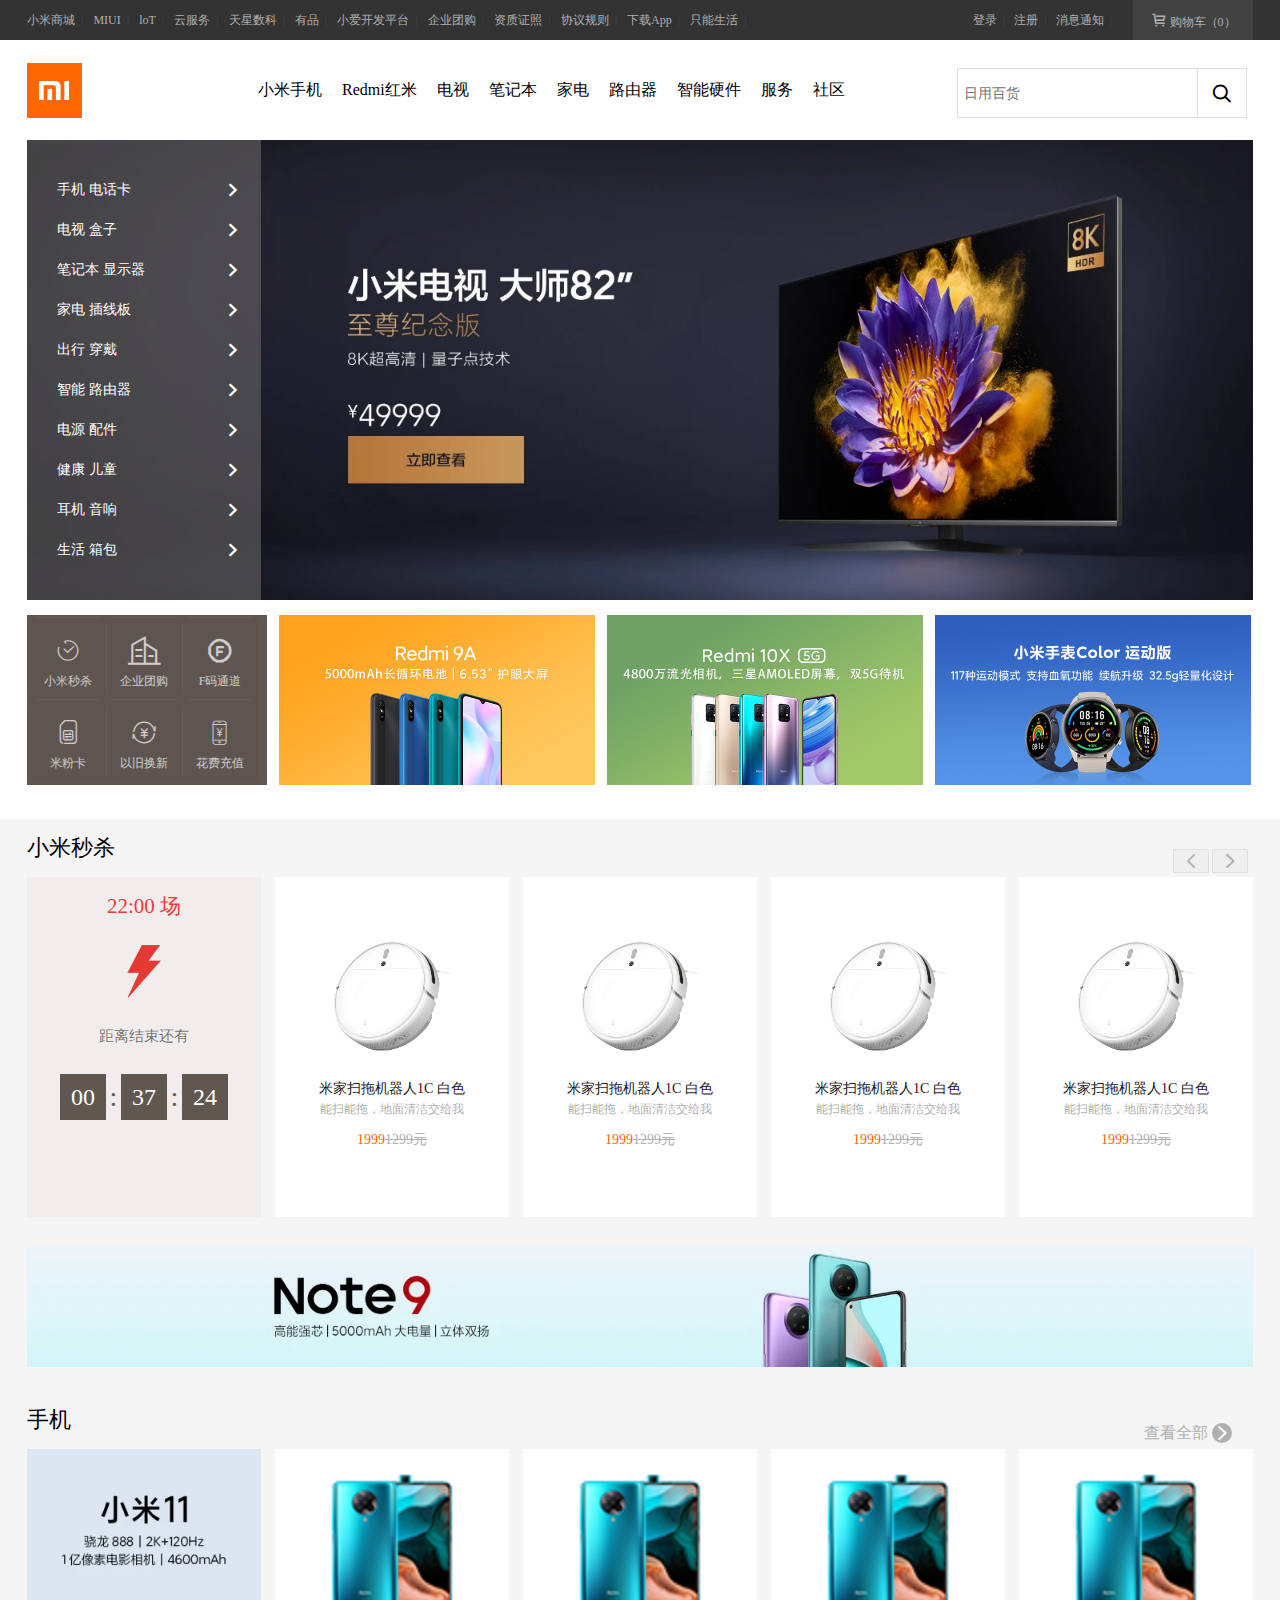
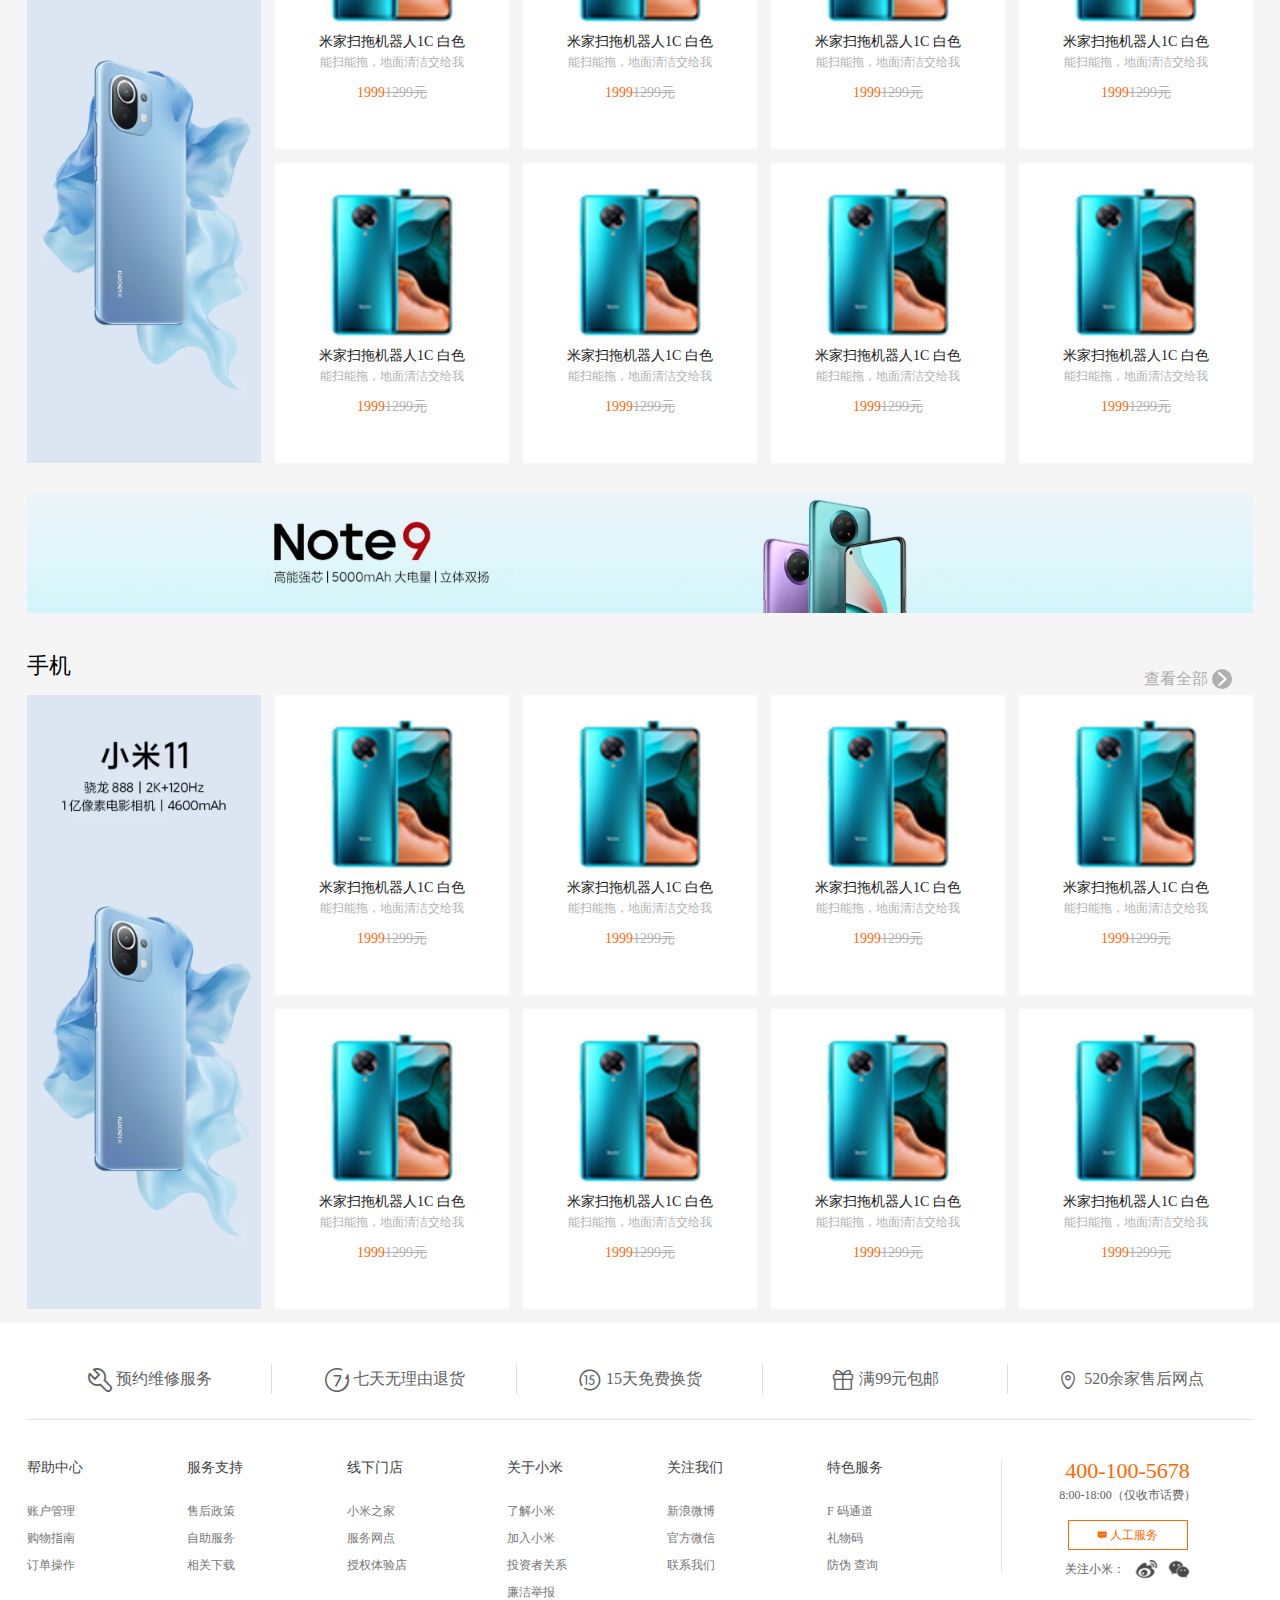
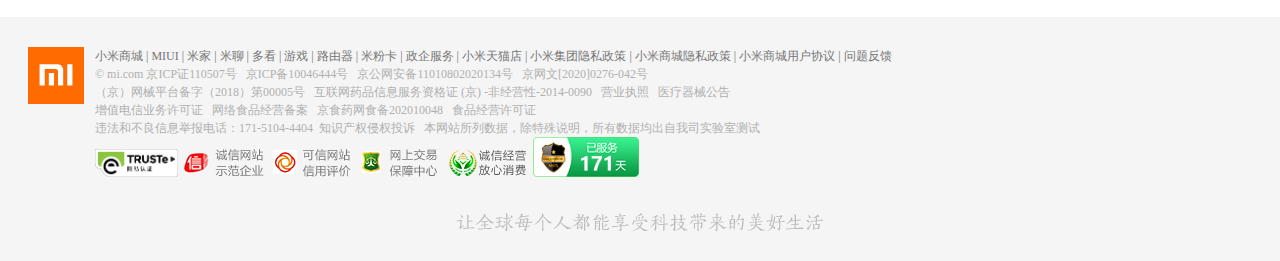
<file: index.html>
<!DOCTYPE html>
<html lang="en">
    <head>
        <meta charset="UTF-8">
        <meta http-equiv="X-UA-Compatible" content="IE=edge">
        <meta name="viewport" content="width=device-width, initial-scale=1.0">
        <link rel="stylesheet" href="./iconfont/iconfont.css">
        <link rel="stylesheet" href="./css/base.css">
        <link rel="stylesheet" href="./css/list.css">
        <link rel="stylesheet" href="./css/index.css">
        <title>小米商城</title>
    </head>
    <body>
        <div id="header">
            <div class="header_main container">
                <div class="header_main_right clearFix">
                    <div class="main_right_cart r">
                        <a href="#">
                            <i class="iconfont icon-gouwuche"></i>
                            购物车（0）
                        </a>
                        <div class="cart_tips">
                            购物车里还没有商品，赶紧选购吧！
                        </div>
                    </div>
                    <a href="#">登录</a><span class="sep">|</span>
                    <a href="#">注册</a><span class="sep">|</span>
                    <a href="#">消息通知</a><span class="sep">|</span>
                </div>
                <div class="header_main_left">
                    <a href="#">小米商城</a><span class="sep">|</span>
                    <a href="#">MIUI</a><span class="sep">|</span>
                    <a href="#">loT</a><span class="sep">|</span>
                    <a href="#">云服务</a><span class="sep">|</span>
                    <a href="#">天星数科</a><span class="sep">|</span>
                    <a href="#">有品</a><span class="sep">|</span>
                    <a href="#">小爱开发平台</a><span class="sep">|</span>
                    <a href="#">企业团购</a><span class="sep">|</span>
                    <a href="#">资质证照</a><span class="sep">|</span>
                    <a href="#">协议规则</a><span class="sep">|</span>
                    <a href="#">下载App</a><span class="sep">|</span>
                    <a href="#">只能生活</a><span class="sep">|</span>
                </div>
            </div>
        </div>
        <div id="nav">
            <div class="nav_cont">
                <div class="nav_search r">
                    <form action="#">
                        <input type="text" name="keyword" placeholder="日用百货">
                        <button class="search_btn iconfont icon-sousuo" ></button>
                    </form>
                </div>
                <div class="nav_pic">
                    <a href="#">小米官网</a>
                </div>
                <ul class="nav_list clearFix">
                    <li class="nav_xm_category">
                        <a href="#">小米手机</a>
                        <div class="xm_category">
                            <ol class="container clearFix">
                                <li>
                                    <div>
                                        <img src="images/a51c1afa4db8e47e62fad1f6fa4a8970.png">
                                    </div>
                                    <p><a href="#">小米11</a></p>
                                    <p>3999元起</p>
                                </li>
                                <li>
                                    <div>
                                        <img src="images/a51c1afa4db8e47e62fad1f6fa4a8970.png">
                                    </div>
                                    <p><a href="#">小米11</a></p>
                                    <p>3999元起</p>
                                </li>
                                <li>
                                    <div>
                                        <img src="images/a51c1afa4db8e47e62fad1f6fa4a8970.png">
                                    </div>
                                    <p><a href="#">小米11</a></p>
                                    <p>3999元起</p>
                                </li>
                                <li>
                                    <div>
                                        <img src="images/a51c1afa4db8e47e62fad1f6fa4a8970.png">
                                    </div>
                                    <p><a href="#">小米11</a></p>
                                    <p>3999元起</p>
                                </li>
                                <li>
                                    <div>
                                        <img src="images/a51c1afa4db8e47e62fad1f6fa4a8970.png">
                                    </div>
                                    <p><a href="#">小米11</a></p>
                                    <p>3999元起</p>
                                </li>
                            </ol>
                        </div>
                    </li>
                    <li>
                        <a href="#">Redmi红米</a>
                        <div class="xm_category">
                            <ol class="container clearFix">
                                <li>
                                    <div>
                                        <img src="images/31d0dc82068abcaa46464b4baa9fbbdf.webp">
                                    </div>
                                    <p><a href="#">Redmi K30 至尊纪念版</a></p>
                                    <p>1999元起</p>
                                </li>
                                <li>
                                    <div>
                                        <img src="images/31d0dc82068abcaa46464b4baa9fbbdf.webp">
                                    </div>
                                    <p><a href="#">Redmi K30 至尊纪念版</a></p>
                                    <p>1999元起</p>
                                </li>
                                <li>
                                    <div>
                                        <img src="images/31d0dc82068abcaa46464b4baa9fbbdf.webp">
                                    </div>
                                    <p><a href="#">Redmi K30 至尊纪念版</a></p>
                                    <p>1999元起</p>
                                </li>
                                <li>
                                    <div>
                                        <img src="images/31d0dc82068abcaa46464b4baa9fbbdf.webp">
                                    </div>
                                    <p><a href="#">Redmi K30 至尊纪念版</a></p>
                                    <p>1999元起</p>
                                </li>
                                <li>
                                    <div>
                                        <img src="images/31d0dc82068abcaa46464b4baa9fbbdf.webp">
                                    </div>
                                    <p><a href="#">Redmi K30 至尊纪念版</a></p>
                                    <p>1999元起</p>
                                </li>
                            </ol>
                        </div>
                    </li>
                    <li>
                        <a href="#">电视</a>
                        <div class="xm_category">
                            <ol class="container clearFix">
                                <li>
                                    <div>
                                        <img src="images/174a2f9256a44b98f9e08bbe30528329.webp">
                                    </div>
                                    <p><a href="#">小米电视大师 82英寸至尊纪念版</a></p>
                                    <p>49999元起</p>
                                </li>
                                <li>
                                    <div>
                                        <img src="images/174a2f9256a44b98f9e08bbe30528329.webp">
                                    </div>
                                    <p><a href="#">小米电视大师 82英寸至尊纪念版</a></p>
                                    <p>49999元起</p>
                                </li>
                                <li>
                                    <div>
                                        <img src="images/174a2f9256a44b98f9e08bbe30528329.webp">
                                    </div>
                                    <p><a href="#">小米电视大师 82英寸至尊纪念版</a></p>
                                    <p>49999元起</p>
                                </li>
                                <li>
                                    <div>
                                        <img src="images/174a2f9256a44b98f9e08bbe30528329.webp">
                                    </div>
                                    <p><a href="#">小米电视大师 82英寸至尊纪念版</a></p>
                                    <p>49999元起</p>
                                </li>
                                <li>
                                    <div>
                                        <img src="images/174a2f9256a44b98f9e08bbe30528329.webp">
                                    </div>
                                    <p><a href="#">小米电视大师 82英寸至尊纪念版</a></p>
                                    <p>49999元起</p>
                                </li>
                            </ol>
                        </div>
                    </li>
                    <li>
                        <a href="#">笔记本</a>
                        <div class="xm_category">
                            <ol class="container clearFix">
                                <li>
                                    <div>
                                        <img src="images/3e6c9a677acbb3b0c75d4d0d83e8a695.webp">
                                    </div>
                                    <p><a href="#">RedmiBook 16</a></p>
                                    <p>4699元起</p>
                                </li>
                                <li>
                                    <div>
                                        <img src="images/3e6c9a677acbb3b0c75d4d0d83e8a695.webp">
                                    </div>
                                    <p><a href="#">RedmiBook 16</a></p>
                                    <p>4699元起</p>
                                </li>
                                <li>
                                    <div>
                                        <img src="images/3e6c9a677acbb3b0c75d4d0d83e8a695.webp">
                                    </div>
                                    <p><a href="#">RedmiBook 16</a></p>
                                    <p>4699元起</p>
                                </li>
                                <li>
                                    <div>
                                        <img src="images/3e6c9a677acbb3b0c75d4d0d83e8a695.webp">
                                    </div>
                                    <p><a href="#">RedmiBook 16</a></p>
                                    <p>4699元起</p>
                                </li>
                                <li>
                                    <div>
                                        <img src="images/3e6c9a677acbb3b0c75d4d0d83e8a695.webp">
                                    </div>
                                    <p><a href="#">RedmiBook 16</a></p>
                                    <p>4699元起</p>
                                </li>
                            </ol>
                        </div>
                    </li>
                    <li>
                        <a href="#">家电</a>
                        <div class="xm_category">
                            <ol class="container clearFix">
                                <li>
                                    <div>
                                        <img src="images/03dc85cd792904ddc8027b2d781beed8.webp">
                                    </div>
                                    <p><a href="#">米家互联网空调C1（一级能效）</a></p>
                                    <p>2399元</p>
                                </li>
                                <li>
                                    <div>
                                        <img src="images/03dc85cd792904ddc8027b2d781beed8.webp">
                                    </div>
                                    <p><a href="#">米家互联网空调C1（一级能效）</a></p>
                                    <p>2399元</p>
                                </li>
                                <li>
                                    <div>
                                        <img src="images/03dc85cd792904ddc8027b2d781beed8.webp">
                                    </div>
                                    <p><a href="#">米家互联网空调C1（一级能效）</a></p>
                                    <p>2399元</p>
                                </li>
                                <li>
                                    <div>
                                        <img src="images/03dc85cd792904ddc8027b2d781beed8.webp">
                                    </div>
                                    <p><a href="#">米家互联网空调C1（一级能效）</a></p>
                                    <p>2399元</p>
                                </li>
                                <li>
                                    <div>
                                        <img src="images/03dc85cd792904ddc8027b2d781beed8.webp">
                                    </div>
                                    <p><a href="#">米家互联网空调C1（一级能效）</a></p>
                                    <p>2399元</p>
                                </li>
                            </ol>
                        </div>
                    </li>
                    <li>
                        <a href="#">路由器</a>
                        <div class="xm_category">
                            <ol class="container clearFix">
                                <li>
                                    <div>
                                        <img src="images/2a759fa795d749f0538cfd2a15890027.webp">
                                    </div>
                                    <p><a href="#">小米路由器AX6000</a></p>
                                    <p>599元</p>
                                </li>
                                <li>
                                    <div>
                                        <img src="images/2a759fa795d749f0538cfd2a15890027.webp">
                                    </div>
                                    <p><a href="#">小米路由器AX6000</a></p>
                                    <p>599元</p>
                                </li>
                                <li>
                                    <div>
                                        <img src="images/2a759fa795d749f0538cfd2a15890027.webp">
                                    </div>
                                    <p><a href="#">小米路由器AX6000</a></p>
                                    <p>599元</p>
                                </li>
                                <li>
                                    <div>
                                        <img src="images/2a759fa795d749f0538cfd2a15890027.webp">
                                    </div>
                                    <p><a href="#">小米路由器AX6000</a></p>
                                    <p>599元</p>
                                </li>
                                <li>
                                    <div>
                                        <img src="images/2a759fa795d749f0538cfd2a15890027.webp">
                                    </div>
                                    <p><a href="#">小米路由器AX6000</a></p>
                                    <p>599元</p>
                                </li>
                            </ol>
                        </div>
                    </li>
                    <li>
                        <a href="#">智能硬件</a>
                        <div class="xm_category">
                            <ol class="container clearFix">
                                <li>
                                    <div>
                                        <img src="images/2b87ae4a36beef69bb2018eb1f8bce9b.webp">
                                    </div>
                                    <p><a href="#">小米全自动智能门锁</a></p>
                                    <p>1799元</p>
                                </li>
                                <li>
                                    <div>
                                        <img src="images/2b87ae4a36beef69bb2018eb1f8bce9b.webp">
                                    </div>
                                    <p><a href="#">小米全自动智能门锁</a></p>
                                    <p>1799元</p>
                                </li>
                                <li>
                                    <div>
                                        <img src="images/2b87ae4a36beef69bb2018eb1f8bce9b.webp">
                                    </div>
                                    <p><a href="#">小米全自动智能门锁</a></p>
                                    <p>1799元</p>
                                </li>
                                <li>
                                    <div>
                                        <img src="images/2b87ae4a36beef69bb2018eb1f8bce9b.webp">
                                    </div>
                                    <p><a href="#">小米全自动智能门锁</a></p>
                                    <p>1799元</p>
                                </li>
                                <li>
                                    <div>
                                        <img src="images/2b87ae4a36beef69bb2018eb1f8bce9b.webp">
                                    </div>
                                    <p><a href="#">小米全自动智能门锁</a></p>
                                    <p>1799元</p>
                                </li>
                            </ol>
                        </div>
                    </li>
                    <li>
                        <a href="#">服务</a>
                    </li>
                    <li>
                        <a href="#">社区</a>
                    </li>
                </.icons>
            </div>
        </div>
        <div id="main">
            <div class="container">
                <div class="banner">
                        <div class="site_category">
                            <ul>
                                <li>
                                    <a href="#">手机 电话卡 <i class="iconfont icon-xiayiye"></i></a>
                                    <div class="children_category">
                                        <ol class="clearFix">
                                            <li>
                                                <a href="#">
                                                    <img src="./images/a51c1afa4db8e47e62fad1f6fa4a8970.png" alt="">
                                                    <span>小米手机</span>
                                                </a>
                                            </li>
                                            <li>
                                                <a href="#">
                                                    <img src="./images/a51c1afa4db8e47e62fad1f6fa4a8970.png" alt="">
                                                    <span>小米手机</span>
                                                </a>
                                            </li>
                                            <li>
                                                <a href="#">
                                                    <img src="./images/a51c1afa4db8e47e62fad1f6fa4a8970.png" alt="">
                                                    <span>小米手机</span>
                                                </a>
                                            </li>
                                            <li>
                                                <a href="#">
                                                    <img src="./images/a51c1afa4db8e47e62fad1f6fa4a8970.png" alt="">
                                                    <span>小米手机</span>
                                                </a>
                                            </li>
                                            <li>
                                                <a href="#">
                                                    <img src="./images/a51c1afa4db8e47e62fad1f6fa4a8970.png" alt="">
                                                    <span>小米手机</span>
                                                </a>
                                            </li>
                                            <li>
                                                <a href="#">
                                                    <img src="./images/a51c1afa4db8e47e62fad1f6fa4a8970.png" alt="">
                                                    <span>小米手机</span>
                                                </a>
                                            </li>
                                            <li>
                                                <a href="#">
                                                    <img src="./images/a51c1afa4db8e47e62fad1f6fa4a8970.png" alt="">
                                                    <span>小米手机</span>
                                                </a>
                                            </li>
                                            <li>
                                                <a href="#">
                                                    <img src="./images/461bf013d08a7a91423cafcbc5ff9339.jpg" alt="">
                                                    <span>小米10 至尊纪念版</span>
                                                </a>
                                            </li>
                                            <li>
                                                <a href="#">
                                                    <img src="./images/461bf013d08a7a91423cafcbc5ff9339.jpg" alt="">
                                                    <span>小米10 至尊纪念版</span>
                                                </a>
                                            </li>
                                            <li>
                                                <a href="#">
                                                    <img src="./images/461bf013d08a7a91423cafcbc5ff9339.jpg" alt="">
                                                    <span>小米10 至尊纪念版</span>
                                                </a>
                                            </li>
                                            <li>
                                                <a href="#">
                                                    <img src="./images/461bf013d08a7a91423cafcbc5ff9339.jpg" alt="">
                                                    <span>小米10 至尊纪念版</span>
                                                </a>
                                            </li>
                                            <li>
                                                <a href="#">
                                                    <img src="./images/461bf013d08a7a91423cafcbc5ff9339.jpg" alt="">
                                                    <span>小米10 至尊纪念版</span>
                                                </a>
                                            </li>
                                            <li>
                                                <a href="#">
                                                    <img src="./images/461bf013d08a7a91423cafcbc5ff9339.jpg" alt="">
                                                    <span>小米10 至尊纪念版</span>
                                                </a>
                                            </li>
                                            <li>
                                                <a href="#">
                                                    <img src="./images/461bf013d08a7a91423cafcbc5ff9339.jpg" alt="">
                                                    <span>小米10 至尊纪念版</span>
                                                </a>
                                            </li>
                                            <li>
                                                <a href="#">
                                                    <img src="./images/461bf013d08a7a91423cafcbc5ff9339.jpg" alt="">
                                                    <span>小米10 至尊纪念版</span>
                                                </a>
                                            </li>
                                            <li>
                                                <a href="#">
                                                    <img src="./images/461bf013d08a7a91423cafcbc5ff9339.jpg" alt="">
                                                    <span>小米10 至尊纪念版</span>
                                                </a>
                                            </li>
                                            <li>
                                                <a href="#">
                                                    <img src="./images/461bf013d08a7a91423cafcbc5ff9339.jpg" alt="">
                                                    <span>小米10 至尊纪念版</span>
                                                </a>
                                            </li>
                                            <li>
                                                <a href="#">
                                                    <img src="./images/461bf013d08a7a91423cafcbc5ff9339.jpg" alt="">
                                                    <span>小米10 至尊纪念版</span>
                                                </a>
                                            </li>
                                            <li>
                                                <a href="#">
                                                    <img src="./images/461bf013d08a7a91423cafcbc5ff9339.jpg" alt="">
                                                    <span>小米10 至尊纪念版</span>
                                                </a>
                                            </li>
                                            <li>
                                                <a href="#">
                                                    <img src="./images/461bf013d08a7a91423cafcbc5ff9339.jpg" alt="">
                                                    <span>小米10 至尊纪念版</span>
                                                </a>
                                            </li>
                                            <li>
                                                <a href="#">
                                                    <img src="./images/461bf013d08a7a91423cafcbc5ff9339.jpg" alt="">
                                                    <span>小米10 至尊纪念版</span>
                                                </a>
                                            </li>
                                            <li>
                                                <a href="#">
                                                    <img src="./images/461bf013d08a7a91423cafcbc5ff9339.jpg" alt="">
                                                    <span>小米10 至尊纪念版</span>
                                                </a>
                                            </li>
                                            <li>
                                                <a href="#">
                                                    <img src="./images/461bf013d08a7a91423cafcbc5ff9339.jpg" alt="">
                                                    <span>小米10 至尊纪念版</span>
                                                </a>
                                            </li>
                                            <li>
                                                <a href="#">
                                                    <img src="./images/461bf013d08a7a91423cafcbc5ff9339.jpg" alt="">
                                                    <span>小米10 至尊纪念版</span>
                                                </a>
                                            </li>
                                        </ol>
                                    </div>
                                </li>
                                <li>
                                    <a href="#">电视 盒子 <i class="iconfont icon-xiayiye"></i></a>
                                    <div class="children_category">
                                        <ol class="clearFix">
                                            <li>
                                                <a href="#">
                                                    <img src="./images/a51c1afa4db8e47e62fad1f6fa4a8970.png" alt="">
                                                    <span>小米手机</span>
                                                </a>
                                            </li>
                                            <li>
                                                <a href="#">
                                                    <img src="./images/a51c1afa4db8e47e62fad1f6fa4a8970.png" alt="">
                                                    <span>小米手机</span>
                                                </a>
                                            </li>
                                            <li>
                                                <a href="#">
                                                    <img src="./images/a51c1afa4db8e47e62fad1f6fa4a8970.png" alt="">
                                                    <span>小米手机</span>
                                                </a>
                                            </li>
                                            <li>
                                                <a href="#">
                                                    <img src="./images/a51c1afa4db8e47e62fad1f6fa4a8970.png" alt="">
                                                    <span>小米手机</span>
                                                </a>
                                            </li>
                                            <li>
                                                <a href="#">
                                                    <img src="./images/a51c1afa4db8e47e62fad1f6fa4a8970.png" alt="">
                                                    <span>小米手机</span>
                                                </a>
                                            </li>
                                            <li>
                                                <a href="#">
                                                    <img src="./images/a51c1afa4db8e47e62fad1f6fa4a8970.png" alt="">
                                                    <span>小米手机</span>
                                                </a>
                                            </li>
                                            <li>
                                                <a href="#">
                                                    <img src="./images/a51c1afa4db8e47e62fad1f6fa4a8970.png" alt="">
                                                    <span>小米手机</span>
                                                </a>
                                            </li>
                                            <li>
                                                <a href="#">
                                                    <img src="./images/461bf013d08a7a91423cafcbc5ff9339.jpg" alt="">
                                                    <span>小米10 至尊纪念版</span>
                                                </a>
                                            </li>
                                            <li>
                                                <a href="#">
                                                    <img src="./images/461bf013d08a7a91423cafcbc5ff9339.jpg" alt="">
                                                    <span>小米10 至尊纪念版</span>
                                                </a>
                                            </li>
                                            <li>
                                                <a href="#">
                                                    <img src="./images/461bf013d08a7a91423cafcbc5ff9339.jpg" alt="">
                                                    <span>小米10 至尊纪念版</span>
                                                </a>
                                            </li>
                                            <li>
                                                <a href="#">
                                                    <img src="./images/461bf013d08a7a91423cafcbc5ff9339.jpg" alt="">
                                                    <span>小米10 至尊纪念版</span>
                                                </a>
                                            </li>
                                            <li>
                                                <a href="#">
                                                    <img src="./images/461bf013d08a7a91423cafcbc5ff9339.jpg" alt="">
                                                    <span>小米10 至尊纪念版</span>
                                                </a>
                                            </li>
                                            <li>
                                                <a href="#">
                                                    <img src="./images/461bf013d08a7a91423cafcbc5ff9339.jpg" alt="">
                                                    <span>小米10 至尊纪念版</span>
                                                </a>
                                            </li>
                                            <li>
                                                <a href="#">
                                                    <img src="./images/461bf013d08a7a91423cafcbc5ff9339.jpg" alt="">
                                                    <span>小米10 至尊纪念版</span>
                                                </a>
                                            </li>
                                            <li>
                                                <a href="#">
                                                    <img src="./images/461bf013d08a7a91423cafcbc5ff9339.jpg" alt="">
                                                    <span>小米10 至尊纪念版</span>
                                                </a>
                                            </li>
                                            <li>
                                                <a href="#">
                                                    <img src="./images/461bf013d08a7a91423cafcbc5ff9339.jpg" alt="">
                                                    <span>小米10 至尊纪念版</span>
                                                </a>
                                            </li>
                                            <li>
                                                <a href="#">
                                                    <img src="./images/461bf013d08a7a91423cafcbc5ff9339.jpg" alt="">
                                                    <span>小米10 至尊纪念版</span>
                                                </a>
                                            </li>
                                            <li>
                                                <a href="#">
                                                    <img src="./images/461bf013d08a7a91423cafcbc5ff9339.jpg" alt="">
                                                    <span>小米10 至尊纪念版</span>
                                                </a>
                                            </li>
                                            <li>
                                                <a href="#">
                                                    <img src="./images/461bf013d08a7a91423cafcbc5ff9339.jpg" alt="">
                                                    <span>小米10 至尊纪念版</span>
                                                </a>
                                            </li>
                                            <li>
                                                <a href="#">
                                                    <img src="./images/461bf013d08a7a91423cafcbc5ff9339.jpg" alt="">
                                                    <span>小米10 至尊纪念版</span>
                                                </a>
                                            </li>
                                            <li>
                                                <a href="#">
                                                    <img src="./images/461bf013d08a7a91423cafcbc5ff9339.jpg" alt="">
                                                    <span>小米10 至尊纪念版</span>
                                                </a>
                                            </li>
                                            <li>
                                                <a href="#">
                                                    <img src="./images/461bf013d08a7a91423cafcbc5ff9339.jpg" alt="">
                                                    <span>小米10 至尊纪念版</span>
                                                </a>
                                            </li>
                                            <li>
                                                <a href="#">
                                                    <img src="./images/461bf013d08a7a91423cafcbc5ff9339.jpg" alt="">
                                                    <span>小米10 至尊纪念版</span>
                                                </a>
                                            </li>
                                            <li>
                                                <a href="#">
                                                    <img src="./images/461bf013d08a7a91423cafcbc5ff9339.jpg" alt="">
                                                    <span>小米10 至尊纪念版</span>
                                                </a>
                                            </li>
                                        </ol>
                                    </div>
                                </li>
                                <li>
                                    <a href="#">笔记本 显示器  <i class="iconfont icon-xiayiye"></i></a>
                                    <div class="children_category">
                                        <ol class="clearFix">
                                            <li>
                                                <a href="#">
                                                    <img src="./images/a51c1afa4db8e47e62fad1f6fa4a8970.png" alt="">
                                                    <span>小米手机</span>
                                                </a>
                                            </li>
                                            <li>
                                                <a href="#">
                                                    <img src="./images/a51c1afa4db8e47e62fad1f6fa4a8970.png" alt="">
                                                    <span>小米手机</span>
                                                </a>
                                            </li>
                                            <li>
                                                <a href="#">
                                                    <img src="./images/a51c1afa4db8e47e62fad1f6fa4a8970.png" alt="">
                                                    <span>小米手机</span>
                                                </a>
                                            </li>
                                            <li>
                                                <a href="#">
                                                    <img src="./images/a51c1afa4db8e47e62fad1f6fa4a8970.png" alt="">
                                                    <span>小米手机</span>
                                                </a>
                                            </li>
                                            <li>
                                                <a href="#">
                                                    <img src="./images/a51c1afa4db8e47e62fad1f6fa4a8970.png" alt="">
                                                    <span>小米手机</span>
                                                </a>
                                            </li>
                                            <li>
                                                <a href="#">
                                                    <img src="./images/a51c1afa4db8e47e62fad1f6fa4a8970.png" alt="">
                                                    <span>小米手机</span>
                                                </a>
                                            </li>
                                            <li>
                                                <a href="#">
                                                    <img src="./images/a51c1afa4db8e47e62fad1f6fa4a8970.png" alt="">
                                                    <span>小米手机</span>
                                                </a>
                                            </li>
                                            <li>
                                                <a href="#">
                                                    <img src="./images/461bf013d08a7a91423cafcbc5ff9339.jpg" alt="">
                                                    <span>小米10 至尊纪念版</span>
                                                </a>
                                            </li>
                                            <li>
                                                <a href="#">
                                                    <img src="./images/461bf013d08a7a91423cafcbc5ff9339.jpg" alt="">
                                                    <span>小米10 至尊纪念版</span>
                                                </a>
                                            </li>
                                            <li>
                                                <a href="#">
                                                    <img src="./images/461bf013d08a7a91423cafcbc5ff9339.jpg" alt="">
                                                    <span>小米10 至尊纪念版</span>
                                                </a>
                                            </li>
                                            <li>
                                                <a href="#">
                                                    <img src="./images/461bf013d08a7a91423cafcbc5ff9339.jpg" alt="">
                                                    <span>小米10 至尊纪念版</span>
                                                </a>
                                            </li>
                                            <li>
                                                <a href="#">
                                                    <img src="./images/461bf013d08a7a91423cafcbc5ff9339.jpg" alt="">
                                                    <span>小米10 至尊纪念版</span>
                                                </a>
                                            </li>
                                            <li>
                                                <a href="#">
                                                    <img src="./images/461bf013d08a7a91423cafcbc5ff9339.jpg" alt="">
                                                    <span>小米10 至尊纪念版</span>
                                                </a>
                                            </li>
                                            <li>
                                                <a href="#">
                                                    <img src="./images/461bf013d08a7a91423cafcbc5ff9339.jpg" alt="">
                                                    <span>小米10 至尊纪念版</span>
                                                </a>
                                            </li>
                                            <li>
                                                <a href="#">
                                                    <img src="./images/461bf013d08a7a91423cafcbc5ff9339.jpg" alt="">
                                                    <span>小米10 至尊纪念版</span>
                                                </a>
                                            </li>
                                            <li>
                                                <a href="#">
                                                    <img src="./images/461bf013d08a7a91423cafcbc5ff9339.jpg" alt="">
                                                    <span>小米10 至尊纪念版</span>
                                                </a>
                                            </li>
                                            <li>
                                                <a href="#">
                                                    <img src="./images/461bf013d08a7a91423cafcbc5ff9339.jpg" alt="">
                                                    <span>小米10 至尊纪念版</span>
                                                </a>
                                            </li>
                                            <li>
                                                <a href="#">
                                                    <img src="./images/461bf013d08a7a91423cafcbc5ff9339.jpg" alt="">
                                                    <span>小米10 至尊纪念版</span>
                                                </a>
                                            </li>
                                            <li>
                                                <a href="#">
                                                    <img src="./images/461bf013d08a7a91423cafcbc5ff9339.jpg" alt="">
                                                    <span>小米10 至尊纪念版</span>
                                                </a>
                                            </li>
                                            <li>
                                                <a href="#">
                                                    <img src="./images/461bf013d08a7a91423cafcbc5ff9339.jpg" alt="">
                                                    <span>小米10 至尊纪念版</span>
                                                </a>
                                            </li>
                                            <li>
                                                <a href="#">
                                                    <img src="./images/461bf013d08a7a91423cafcbc5ff9339.jpg" alt="">
                                                    <span>小米10 至尊纪念版</span>
                                                </a>
                                            </li>
                                            <li>
                                                <a href="#">
                                                    <img src="./images/461bf013d08a7a91423cafcbc5ff9339.jpg" alt="">
                                                    <span>小米10 至尊纪念版</span>
                                                </a>
                                            </li>
                                            <li>
                                                <a href="#">
                                                    <img src="./images/461bf013d08a7a91423cafcbc5ff9339.jpg" alt="">
                                                    <span>小米10 至尊纪念版</span>
                                                </a>
                                            </li>
                                            <li>
                                                <a href="#">
                                                    <img src="./images/461bf013d08a7a91423cafcbc5ff9339.jpg" alt="">
                                                    <span>小米10 至尊纪念版</span>
                                                </a>
                                            </li>
                                        </ol>
                                    </div>
                                </li>
                                <li>
                                    <a href="#">家电 插线板  <i class="iconfont icon-xiayiye"></i></a>
                                    <div class="children_category">
                                        <ol class="clearFix">
                                            <li>
                                                <a href="#">
                                                    <img src="./images/a51c1afa4db8e47e62fad1f6fa4a8970.png" alt="">
                                                    <span>小米手机</span>
                                                </a>
                                            </li>
                                            <li>
                                                <a href="#">
                                                    <img src="./images/a51c1afa4db8e47e62fad1f6fa4a8970.png" alt="">
                                                    <span>小米手机</span>
                                                </a>
                                            </li>
                                            <li>
                                                <a href="#">
                                                    <img src="./images/2a759fa795d749f0538cfd2a15890027.webp" alt="">
                                                    <span>小米手机</span>
                                                </a>
                                            </li>
                                            <li>
                                                <a href="#">
                                                    <img src="./images/03dc85cd792904ddc8027b2d781beed8.webp" alt="">
                                                    <span>小米手机</span>
                                                </a>
                                            </li>
                                            <li>
                                                <a href="#">
                                                    <img src="./images/a51c1afa4db8e47e62fad1f6fa4a8970.png" alt="">
                                                    <span>小米手机</span>
                                                </a>
                                            </li>
                                            <li>
                                                <a href="#">
                                                    <img src="./images/a51c1afa4db8e47e62fad1f6fa4a8970.png" alt="">
                                                    <span>小米手机</span>
                                                </a>
                                            </li>
                                            <li>
                                                <a href="#">
                                                    <img src="./images/a51c1afa4db8e47e62fad1f6fa4a8970.png" alt="">
                                                    <span>小米手机</span>
                                                </a>
                                            </li>
                                            <li>
                                                <a href="#">
                                                    <img src="./images/461bf013d08a7a91423cafcbc5ff9339.jpg" alt="">
                                                    <span>小米10 至尊纪念版</span>
                                                </a>
                                            </li>
                                            <li>
                                                <a href="#">
                                                    <img src="./images/461bf013d08a7a91423cafcbc5ff9339.jpg" alt="">
                                                    <span>小米10 至尊纪念版</span>
                                                </a>
                                            </li>
                                            <li>
                                                <a href="#">
                                                    <img src="./images/461bf013d08a7a91423cafcbc5ff9339.jpg" alt="">
                                                    <span>小米10 至尊纪念版</span>
                                                </a>
                                            </li>
                                            <li>
                                                <a href="#">
                                                    <img src="./images/461bf013d08a7a91423cafcbc5ff9339.jpg" alt="">
                                                    <span>小米10 至尊纪念版</span>
                                                </a>
                                            </li>
                                            <li>
                                                <a href="#">
                                                    <img src="./images/461bf013d08a7a91423cafcbc5ff9339.jpg" alt="">
                                                    <span>小米10 至尊纪念版</span>
                                                </a>
                                            </li>
                                            <li>
                                                <a href="#">
                                                    <img src="./images/461bf013d08a7a91423cafcbc5ff9339.jpg" alt="">
                                                    <span>小米10 至尊纪念版</span>
                                                </a>
                                            </li>
                                            <li>
                                                <a href="#">
                                                    <img src="./images/461bf013d08a7a91423cafcbc5ff9339.jpg" alt="">
                                                    <span>小米10 至尊纪念版</span>
                                                </a>
                                            </li>
                                            <li>
                                                <a href="#">
                                                    <img src="./images/461bf013d08a7a91423cafcbc5ff9339.jpg" alt="">
                                                    <span>小米10 至尊纪念版</span>
                                                </a>
                                            </li>
                                            <li>
                                                <a href="#">
                                                    <img src="./images/461bf013d08a7a91423cafcbc5ff9339.jpg" alt="">
                                                    <span>小米10 至尊纪念版</span>
                                                </a>
                                            </li>
                                            <li>
                                                <a href="#">
                                                    <img src="./images/461bf013d08a7a91423cafcbc5ff9339.jpg" alt="">
                                                    <span>小米10 至尊纪念版</span>
                                                </a>
                                            </li>
                                            <li>
                                                <a href="#">
                                                    <img src="./images/461bf013d08a7a91423cafcbc5ff9339.jpg" alt="">
                                                    <span>小米10 至尊纪念版</span>
                                                </a>
                                            </li>
                                            <li>
                                                <a href="#">
                                                    <img src="./images/461bf013d08a7a91423cafcbc5ff9339.jpg" alt="">
                                                    <span>小米10 至尊纪念版</span>
                                                </a>
                                            </li>
                                            <li>
                                                <a href="#">
                                                    <img src="./images/461bf013d08a7a91423cafcbc5ff9339.jpg" alt="">
                                                    <span>小米10 至尊纪念版</span>
                                                </a>
                                            </li>
                                            <li>
                                                <a href="#">
                                                    <img src="./images/461bf013d08a7a91423cafcbc5ff9339.jpg" alt="">
                                                    <span>小米10 至尊纪念版</span>
                                                </a>
                                            </li>
                                            <li>
                                                <a href="#">
                                                    <img src="./images/461bf013d08a7a91423cafcbc5ff9339.jpg" alt="">
                                                    <span>小米10 至尊纪念版</span>
                                                </a>
                                            </li>
                                            <li>
                                                <a href="#">
                                                    <img src="./images/461bf013d08a7a91423cafcbc5ff9339.jpg" alt="">
                                                    <span>小米10 至尊纪念版</span>
                                                </a>
                                            </li>
                                            <li>
                                                <a href="#">
                                                    <img src="./images/461bf013d08a7a91423cafcbc5ff9339.jpg" alt="">
                                                    <span>小米10 至尊纪念版</span>
                                                </a>
                                            </li>
                                        </ol>
                                    </div>
                                </li>
                                <li>
                                    <a href="#">出行 穿戴 <i class="iconfont icon-xiayiye"></i></a>
                                    <div class="children_category">
                                        <ol class="clearFix">
                                            <li>
                                                <a href="#">
                                                    <img src="./images/a51c1afa4db8e47e62fad1f6fa4a8970.png" alt="">
                                                    <span>小米手机</span>
                                                </a>
                                            </li>
                                            <li>
                                                <a href="#">
                                                    <img src="./images/a51c1afa4db8e47e62fad1f6fa4a8970.png" alt="">
                                                    <span>小米手机</span>
                                                </a>
                                            </li>
                                            <li>
                                                <a href="#">
                                                    <img src="./images/a51c1afa4db8e47e62fad1f6fa4a8970.png" alt="">
                                                    <span>小米手机</span>
                                                </a>
                                            </li>
                                            <li>
                                                <a href="#">
                                                    <img src="./images/a51c1afa4db8e47e62fad1f6fa4a8970.png" alt="">
                                                    <span>小米手机</span>
                                                </a>
                                            </li>
                                            <li>
                                                <a href="#">
                                                    <img src="./images/a51c1afa4db8e47e62fad1f6fa4a8970.png" alt="">
                                                    <span>小米手机</span>
                                                </a>
                                            </li>
                                            <li>
                                                <a href="#">
                                                    <img src="./images/a51c1afa4db8e47e62fad1f6fa4a8970.png" alt="">
                                                    <span>小米手机</span>
                                                </a>
                                            </li>
                                            <li>
                                                <a href="#">
                                                    <img src="./images/a51c1afa4db8e47e62fad1f6fa4a8970.png" alt="">
                                                    <span>小米手机</span>
                                                </a>
                                            </li>
                                            <li>
                                                <a href="#">
                                                    <img src="./images/461bf013d08a7a91423cafcbc5ff9339.jpg" alt="">
                                                    <span>小米10 至尊纪念版</span>
                                                </a>
                                            </li>
                                            <li>
                                                <a href="#">
                                                    <img src="./images/461bf013d08a7a91423cafcbc5ff9339.jpg" alt="">
                                                    <span>小米10 至尊纪念版</span>
                                                </a>
                                            </li>
                                            <li>
                                                <a href="#">
                                                    <img src="./images/461bf013d08a7a91423cafcbc5ff9339.jpg" alt="">
                                                    <span>小米10 至尊纪念版</span>
                                                </a>
                                            </li>
                                            <li>
                                                <a href="#">
                                                    <img src="./images/461bf013d08a7a91423cafcbc5ff9339.jpg" alt="">
                                                    <span>小米10 至尊纪念版</span>
                                                </a>
                                            </li>
                                            <li>
                                                <a href="#">
                                                    <img src="./images/461bf013d08a7a91423cafcbc5ff9339.jpg" alt="">
                                                    <span>小米10 至尊纪念版</span>
                                                </a>
                                            </li>
                                            <li>
                                                <a href="#">
                                                    <img src="./images/461bf013d08a7a91423cafcbc5ff9339.jpg" alt="">
                                                    <span>小米10 至尊纪念版</span>
                                                </a>
                                            </li>
                                            <li>
                                                <a href="#">
                                                    <img src="./images/461bf013d08a7a91423cafcbc5ff9339.jpg" alt="">
                                                    <span>小米10 至尊纪念版</span>
                                                </a>
                                            </li>
                                            <li>
                                                <a href="#">
                                                    <img src="./images/461bf013d08a7a91423cafcbc5ff9339.jpg" alt="">
                                                    <span>小米10 至尊纪念版</span>
                                                </a>
                                            </li>
                                            <li>
                                                <a href="#">
                                                    <img src="./images/461bf013d08a7a91423cafcbc5ff9339.jpg" alt="">
                                                    <span>小米10 至尊纪念版</span>
                                                </a>
                                            </li>
                                            <li>
                                                <a href="#">
                                                    <img src="./images/461bf013d08a7a91423cafcbc5ff9339.jpg" alt="">
                                                    <span>小米10 至尊纪念版</span>
                                                </a>
                                            </li>
                                            <li>
                                                <a href="#">
                                                    <img src="./images/461bf013d08a7a91423cafcbc5ff9339.jpg" alt="">
                                                    <span>小米10 至尊纪念版</span>
                                                </a>
                                            </li>
                                            <li>
                                                <a href="#">
                                                    <img src="./images/461bf013d08a7a91423cafcbc5ff9339.jpg" alt="">
                                                    <span>小米10 至尊纪念版</span>
                                                </a>
                                            </li>
                                            <li>
                                                <a href="#">
                                                    <img src="./images/461bf013d08a7a91423cafcbc5ff9339.jpg" alt="">
                                                    <span>小米10 至尊纪念版</span>
                                                </a>
                                            </li>
                                            <li>
                                                <a href="#">
                                                    <img src="./images/461bf013d08a7a91423cafcbc5ff9339.jpg" alt="">
                                                    <span>小米10 至尊纪念版</span>
                                                </a>
                                            </li>
                                            <li>
                                                <a href="#">
                                                    <img src="./images/461bf013d08a7a91423cafcbc5ff9339.jpg" alt="">
                                                    <span>小米10 至尊纪念版</span>
                                                </a>
                                            </li>
                                            <li>
                                                <a href="#">
                                                    <img src="./images/461bf013d08a7a91423cafcbc5ff9339.jpg" alt="">
                                                    <span>小米10 至尊纪念版</span>
                                                </a>
                                            </li>
                                            <li>
                                                <a href="#">
                                                    <img src="./images/461bf013d08a7a91423cafcbc5ff9339.jpg" alt="">
                                                    <span>小米10 至尊纪念版</span>
                                                </a>
                                            </li>
                                        </ol>
                                    </div>
                                </li>
                                <li>
                                    <a href="#">智能 路由器  <i class="iconfont icon-xiayiye"></i></a>
                                    <div class="children_category">
                                        <ol class="clearFix">
                                            <li>
                                                <a href="#">
                                                    <img src="./images/a51c1afa4db8e47e62fad1f6fa4a8970.png" alt="">
                                                    <span>小米手机</span>
                                                </a>
                                            </li>
                                            <li>
                                                <a href="#">
                                                    <img src="./images/a51c1afa4db8e47e62fad1f6fa4a8970.png" alt="">
                                                    <span>小米手机</span>
                                                </a>
                                            </li>
                                            <li>
                                                <a href="#">
                                                    <img src="./images/a51c1afa4db8e47e62fad1f6fa4a8970.png" alt="">
                                                    <span>小米手机</span>
                                                </a>
                                            </li>
                                            <li>
                                                <a href="#">
                                                    <img src="./images/a51c1afa4db8e47e62fad1f6fa4a8970.png" alt="">
                                                    <span>小米手机</span>
                                                </a>
                                            </li>
                                            <li>
                                                <a href="#">
                                                    <img src="./images/a51c1afa4db8e47e62fad1f6fa4a8970.png" alt="">
                                                    <span>小米手机</span>
                                                </a>
                                            </li>
                                            <li>
                                                <a href="#">
                                                    <img src="./images/a51c1afa4db8e47e62fad1f6fa4a8970.png" alt="">
                                                    <span>小米手机</span>
                                                </a>
                                            </li>
                                            <li>
                                                <a href="#">
                                                    <img src="./images/a51c1afa4db8e47e62fad1f6fa4a8970.png" alt="">
                                                    <span>小米手机</span>
                                                </a>
                                            </li>
                                            <li>
                                                <a href="#">
                                                    <img src="./images/461bf013d08a7a91423cafcbc5ff9339.jpg" alt="">
                                                    <span>小米10 至尊纪念版</span>
                                                </a>
                                            </li>
                                            <li>
                                                <a href="#">
                                                    <img src="./images/461bf013d08a7a91423cafcbc5ff9339.jpg" alt="">
                                                    <span>小米10 至尊纪念版</span>
                                                </a>
                                            </li>
                                            <li>
                                                <a href="#">
                                                    <img src="./images/461bf013d08a7a91423cafcbc5ff9339.jpg" alt="">
                                                    <span>小米10 至尊纪念版</span>
                                                </a>
                                            </li>
                                            <li>
                                                <a href="#">
                                                    <img src="./images/461bf013d08a7a91423cafcbc5ff9339.jpg" alt="">
                                                    <span>小米10 至尊纪念版</span>
                                                </a>
                                            </li>
                                            <li>
                                                <a href="#">
                                                    <img src="./images/461bf013d08a7a91423cafcbc5ff9339.jpg" alt="">
                                                    <span>小米10 至尊纪念版</span>
                                                </a>
                                            </li>
                                            <li>
                                                <a href="#">
                                                    <img src="./images/461bf013d08a7a91423cafcbc5ff9339.jpg" alt="">
                                                    <span>小米10 至尊纪念版</span>
                                                </a>
                                            </li>
                                            <li>
                                                <a href="#">
                                                    <img src="./images/461bf013d08a7a91423cafcbc5ff9339.jpg" alt="">
                                                    <span>小米10 至尊纪念版</span>
                                                </a>
                                            </li>
                                            <li>
                                                <a href="#">
                                                    <img src="./images/461bf013d08a7a91423cafcbc5ff9339.jpg" alt="">
                                                    <span>小米10 至尊纪念版</span>
                                                </a>
                                            </li>
                                            <li>
                                                <a href="#">
                                                    <img src="./images/461bf013d08a7a91423cafcbc5ff9339.jpg" alt="">
                                                    <span>小米10 至尊纪念版</span>
                                                </a>
                                            </li>
                                            <li>
                                                <a href="#">
                                                    <img src="./images/461bf013d08a7a91423cafcbc5ff9339.jpg" alt="">
                                                    <span>小米10 至尊纪念版</span>
                                                </a>
                                            </li>
                                            <li>
                                                <a href="#">
                                                    <img src="./images/461bf013d08a7a91423cafcbc5ff9339.jpg" alt="">
                                                    <span>小米10 至尊纪念版</span>
                                                </a>
                                            </li>
                                            <li>
                                                <a href="#">
                                                    <img src="./images/461bf013d08a7a91423cafcbc5ff9339.jpg" alt="">
                                                    <span>小米10 至尊纪念版</span>
                                                </a>
                                            </li>
                                            <li>
                                                <a href="#">
                                                    <img src="./images/461bf013d08a7a91423cafcbc5ff9339.jpg" alt="">
                                                    <span>小米10 至尊纪念版</span>
                                                </a>
                                            </li>
                                            <li>
                                                <a href="#">
                                                    <img src="./images/461bf013d08a7a91423cafcbc5ff9339.jpg" alt="">
                                                    <span>小米10 至尊纪念版</span>
                                                </a>
                                            </li>
                                            <li>
                                                <a href="#">
                                                    <img src="./images/461bf013d08a7a91423cafcbc5ff9339.jpg" alt="">
                                                    <span>小米10 至尊纪念版</span>
                                                </a>
                                            </li>
                                            <li>
                                                <a href="#">
                                                    <img src="./images/461bf013d08a7a91423cafcbc5ff9339.jpg" alt="">
                                                    <span>小米10 至尊纪念版</span>
                                                </a>
                                            </li>
                                            <li>
                                                <a href="#">
                                                    <img src="./images/461bf013d08a7a91423cafcbc5ff9339.jpg" alt="">
                                                    <span>小米10 至尊纪念版</span>
                                                </a>
                                            </li>
                                        </ol>
                                    </div>
                                </li>
                                <li>
                                    <a href="#">电源 配件  <i class="iconfont icon-xiayiye"></i></a>
                                    <div class="children_category">
                                        <ol class="clearFix">
                                            <li>
                                                <a href="#">
                                                    <img src="./images/a51c1afa4db8e47e62fad1f6fa4a8970.png" alt="">
                                                    <span>小米手机</span>
                                                </a>
                                            </li>
                                            <li>
                                                <a href="#">
                                                    <img src="./images/a51c1afa4db8e47e62fad1f6fa4a8970.png" alt="">
                                                    <span>小米手机</span>
                                                </a>
                                            </li>
                                            <li>
                                                <a href="#">
                                                    <img src="./images/a51c1afa4db8e47e62fad1f6fa4a8970.png" alt="">
                                                    <span>小米手机</span>
                                                </a>
                                            </li>
                                            <li>
                                                <a href="#">
                                                    <img src="./images/a51c1afa4db8e47e62fad1f6fa4a8970.png" alt="">
                                                    <span>小米手机</span>
                                                </a>
                                            </li>
                                            <li>
                                                <a href="#">
                                                    <img src="./images/a51c1afa4db8e47e62fad1f6fa4a8970.png" alt="">
                                                    <span>小米手机</span>
                                                </a>
                                            </li>
                                            <li>
                                                <a href="#">
                                                    <img src="./images/a51c1afa4db8e47e62fad1f6fa4a8970.png" alt="">
                                                    <span>小米手机</span>
                                                </a>
                                            </li>
                                            <li>
                                                <a href="#">
                                                    <img src="./images/a51c1afa4db8e47e62fad1f6fa4a8970.png" alt="">
                                                    <span>小米手机</span>
                                                </a>
                                            </li>
                                            <li>
                                                <a href="#">
                                                    <img src="./images/461bf013d08a7a91423cafcbc5ff9339.jpg" alt="">
                                                    <span>小米10 至尊纪念版</span>
                                                </a>
                                            </li>
                                            <li>
                                                <a href="#">
                                                    <img src="./images/461bf013d08a7a91423cafcbc5ff9339.jpg" alt="">
                                                    <span>小米10 至尊纪念版</span>
                                                </a>
                                            </li>
                                            <li>
                                                <a href="#">
                                                    <img src="./images/461bf013d08a7a91423cafcbc5ff9339.jpg" alt="">
                                                    <span>小米10 至尊纪念版</span>
                                                </a>
                                            </li>
                                            <li>
                                                <a href="#">
                                                    <img src="./images/461bf013d08a7a91423cafcbc5ff9339.jpg" alt="">
                                                    <span>小米10 至尊纪念版</span>
                                                </a>
                                            </li>
                                            <li>
                                                <a href="#">
                                                    <img src="./images/461bf013d08a7a91423cafcbc5ff9339.jpg" alt="">
                                                    <span>小米10 至尊纪念版</span>
                                                </a>
                                            </li>
                                            <li>
                                                <a href="#">
                                                    <img src="./images/461bf013d08a7a91423cafcbc5ff9339.jpg" alt="">
                                                    <span>小米10 至尊纪念版</span>
                                                </a>
                                            </li>
                                            <li>
                                                <a href="#">
                                                    <img src="./images/461bf013d08a7a91423cafcbc5ff9339.jpg" alt="">
                                                    <span>小米10 至尊纪念版</span>
                                                </a>
                                            </li>
                                            <li>
                                                <a href="#">
                                                    <img src="./images/461bf013d08a7a91423cafcbc5ff9339.jpg" alt="">
                                                    <span>小米10 至尊纪念版</span>
                                                </a>
                                            </li>
                                            <li>
                                                <a href="#">
                                                    <img src="./images/461bf013d08a7a91423cafcbc5ff9339.jpg" alt="">
                                                    <span>小米10 至尊纪念版</span>
                                                </a>
                                            </li>
                                            <li>
                                                <a href="#">
                                                    <img src="./images/461bf013d08a7a91423cafcbc5ff9339.jpg" alt="">
                                                    <span>小米10 至尊纪念版</span>
                                                </a>
                                            </li>
                                            <li>
                                                <a href="#">
                                                    <img src="./images/461bf013d08a7a91423cafcbc5ff9339.jpg" alt="">
                                                    <span>小米10 至尊纪念版</span>
                                                </a>
                                            </li>
                                            <li>
                                                <a href="#">
                                                    <img src="./images/461bf013d08a7a91423cafcbc5ff9339.jpg" alt="">
                                                    <span>小米10 至尊纪念版</span>
                                                </a>
                                            </li>
                                            <li>
                                                <a href="#">
                                                    <img src="./images/461bf013d08a7a91423cafcbc5ff9339.jpg" alt="">
                                                    <span>小米10 至尊纪念版</span>
                                                </a>
                                            </li>
                                            <li>
                                                <a href="#">
                                                    <img src="./images/461bf013d08a7a91423cafcbc5ff9339.jpg" alt="">
                                                    <span>小米10 至尊纪念版</span>
                                                </a>
                                            </li>
                                            <li>
                                                <a href="#">
                                                    <img src="./images/461bf013d08a7a91423cafcbc5ff9339.jpg" alt="">
                                                    <span>小米10 至尊纪念版</span>
                                                </a>
                                            </li>
                                            <li>
                                                <a href="#">
                                                    <img src="./images/461bf013d08a7a91423cafcbc5ff9339.jpg" alt="">
                                                    <span>小米10 至尊纪念版</span>
                                                </a>
                                            </li>
                                            <li>
                                                <a href="#">
                                                    <img src="./images/461bf013d08a7a91423cafcbc5ff9339.jpg" alt="">
                                                    <span>小米10 至尊纪念版</span>
                                                </a>
                                            </li>
                                        </ol>
                                    </div>
                                </li>
                                <li>
                                    <a href="#">健康 儿童  <i class="iconfont icon-xiayiye"></i></a>
                                    <div class="children_category">
                                        <ol class="clearFix">
                                            <li>
                                                <a href="#">
                                                    <img src="./images/2b87ae4a36beef69bb2018eb1f8bce9b.webp" alt="">
                                                    <span>小米手机</span>
                                                </a>
                                            </li>
                                            <li>
                                                <a href="#">
                                                    <img src="./images/31d0dc82068abcaa46464b4baa9fbbdf.webp" alt="">
                                                    <span>小米手机</span>
                                                </a>
                                            </li>
                                            <li>
                                                <a href="#">
                                                    <img src="./images/a51c1afa4db8e47e62fad1f6fa4a8970.png" alt="">
                                                    <span>小米手机</span>
                                                </a>
                                            </li>
                                            <li>
                                                <a href="#">
                                                    <img src="./images/a51c1afa4db8e47e62fad1f6fa4a8970.png" alt="">
                                                    <span>小米手机</span>
                                                </a>
                                            </li>
                                            <li>
                                                <a href="#">
                                                    <img src="./images/a51c1afa4db8e47e62fad1f6fa4a8970.png" alt="">
                                                    <span>小米手机</span>
                                                </a>
                                            </li>
                                            <li>
                                                <a href="#">
                                                    <img src="./images/a51c1afa4db8e47e62fad1f6fa4a8970.png" alt="">
                                                    <span>小米手机</span>
                                                </a>
                                            </li>
                                            <li>
                                                <a href="#">
                                                    <img src="./images/a51c1afa4db8e47e62fad1f6fa4a8970.png" alt="">
                                                    <span>小米手机</span>
                                                </a>
                                            </li>
                                            <li>
                                                <a href="#">
                                                    <img src="./images/461bf013d08a7a91423cafcbc5ff9339.jpg" alt="">
                                                    <span>小米10 至尊纪念版</span>
                                                </a>
                                            </li>
                                            <li>
                                                <a href="#">
                                                    <img src="./images/461bf013d08a7a91423cafcbc5ff9339.jpg" alt="">
                                                    <span>小米10 至尊纪念版</span>
                                                </a>
                                            </li>
                                            <li>
                                                <a href="#">
                                                    <img src="./images/461bf013d08a7a91423cafcbc5ff9339.jpg" alt="">
                                                    <span>小米10 至尊纪念版</span>
                                                </a>
                                            </li>
                                            <li>
                                                <a href="#">
                                                    <img src="./images/461bf013d08a7a91423cafcbc5ff9339.jpg" alt="">
                                                    <span>小米10 至尊纪念版</span>
                                                </a>
                                            </li>
                                            <li>
                                                <a href="#">
                                                    <img src="./images/461bf013d08a7a91423cafcbc5ff9339.jpg" alt="">
                                                    <span>小米10 至尊纪念版</span>
                                                </a>
                                            </li>
                                            <li>
                                                <a href="#">
                                                    <img src="./images/461bf013d08a7a91423cafcbc5ff9339.jpg" alt="">
                                                    <span>小米10 至尊纪念版</span>
                                                </a>
                                            </li>
                                            <li>
                                                <a href="#">
                                                    <img src="./images/461bf013d08a7a91423cafcbc5ff9339.jpg" alt="">
                                                    <span>小米10 至尊纪念版</span>
                                                </a>
                                            </li>
                                            <li>
                                                <a href="#">
                                                    <img src="./images/461bf013d08a7a91423cafcbc5ff9339.jpg" alt="">
                                                    <span>小米10 至尊纪念版</span>
                                                </a>
                                            </li>
                                            <li>
                                                <a href="#">
                                                    <img src="./images/461bf013d08a7a91423cafcbc5ff9339.jpg" alt="">
                                                    <span>小米10 至尊纪念版</span>
                                                </a>
                                            </li>
                                            <li>
                                                <a href="#">
                                                    <img src="./images/461bf013d08a7a91423cafcbc5ff9339.jpg" alt="">
                                                    <span>小米10 至尊纪念版</span>
                                                </a>
                                            </li>
                                            <li>
                                                <a href="#">
                                                    <img src="./images/461bf013d08a7a91423cafcbc5ff9339.jpg" alt="">
                                                    <span>小米10 至尊纪念版</span>
                                                </a>
                                            </li>
                                            <li>
                                                <a href="#">
                                                    <img src="./images/461bf013d08a7a91423cafcbc5ff9339.jpg" alt="">
                                                    <span>小米10 至尊纪念版</span>
                                                </a>
                                            </li>
                                            <li>
                                                <a href="#">
                                                    <img src="./images/461bf013d08a7a91423cafcbc5ff9339.jpg" alt="">
                                                    <span>小米10 至尊纪念版</span>
                                                </a>
                                            </li>
                                            <li>
                                                <a href="#">
                                                    <img src="./images/461bf013d08a7a91423cafcbc5ff9339.jpg" alt="">
                                                    <span>小米10 至尊纪念版</span>
                                                </a>
                                            </li>
                                            <li>
                                                <a href="#">
                                                    <img src="./images/461bf013d08a7a91423cafcbc5ff9339.jpg" alt="">
                                                    <span>小米10 至尊纪念版</span>
                                                </a>
                                            </li>
                                            <li>
                                                <a href="#">
                                                    <img src="./images/461bf013d08a7a91423cafcbc5ff9339.jpg" alt="">
                                                    <span>小米10 至尊纪念版</span>
                                                </a>
                                            </li>
                                            <li>
                                                <a href="#">
                                                    <img src="./images/461bf013d08a7a91423cafcbc5ff9339.jpg" alt="">
                                                    <span>小米10 至尊纪念版</span>
                                                </a>
                                            </li>
                                        </ol>
                                    </div>
                                </li>
                                <li>
                                    <a href="#">耳机 音响  <i class="iconfont icon-xiayiye"></i></a>
                                    <div class="children_category">
                                        <ol class="clearFix">
                                            <li>
                                                <a href="#">
                                                    <img src="./images/2a759fa795d749f0538cfd2a15890027.webp" alt="">
                                                    <span>小米手机</span>
                                                </a>
                                            </li>
                                            <li>
                                                <a href="#">
                                                    <img src="./images/31d0dc82068abcaa46464b4baa9fbbdf.webp" alt="">
                                                    <span>小米手机</span>
                                                </a>
                                            </li>
                                            <li>
                                                <a href="#">
                                                    <img src="./images/3e6c9a677acbb3b0c75d4d0d83e8a695.webp" alt="">
                                                    <span>小米手机</span>
                                                </a>
                                            </li>
                                            <li>
                                                <a href="#">
                                                    <img src="./images/a51c1afa4db8e47e62fad1f6fa4a8970.png" alt="">
                                                    <span>小米手机</span>
                                                </a>
                                            </li>
                                            <li>
                                                <a href="#">
                                                    <img src="./images/a51c1afa4db8e47e62fad1f6fa4a8970.png" alt="">
                                                    <span>小米手机</span>
                                                </a>
                                            </li>
                                            <li>
                                                <a href="#">
                                                    <img src="./images/a51c1afa4db8e47e62fad1f6fa4a8970.png" alt="">
                                                    <span>小米手机</span>
                                                </a>
                                            </li>
                                            <li>
                                                <a href="#">
                                                    <img src="./images/a51c1afa4db8e47e62fad1f6fa4a8970.png" alt="">
                                                    <span>小米手机</span>
                                                </a>
                                            </li>
                                            <li>
                                                <a href="#">
                                                    <img src="./images/461bf013d08a7a91423cafcbc5ff9339.jpg" alt="">
                                                    <span>小米10 至尊纪念版</span>
                                                </a>
                                            </li>
                                            <li>
                                                <a href="#">
                                                    <img src="./images/461bf013d08a7a91423cafcbc5ff9339.jpg" alt="">
                                                    <span>小米10 至尊纪念版</span>
                                                </a>
                                            </li>
                                            <li>
                                                <a href="#">
                                                    <img src="./images/461bf013d08a7a91423cafcbc5ff9339.jpg" alt="">
                                                    <span>小米10 至尊纪念版</span>
                                                </a>
                                            </li>
                                            <li>
                                                <a href="#">
                                                    <img src="./images/461bf013d08a7a91423cafcbc5ff9339.jpg" alt="">
                                                    <span>小米10 至尊纪念版</span>
                                                </a>
                                            </li>
                                            <li>
                                                <a href="#">
                                                    <img src="./images/461bf013d08a7a91423cafcbc5ff9339.jpg" alt="">
                                                    <span>小米10 至尊纪念版</span>
                                                </a>
                                            </li>
                                            <li>
                                                <a href="#">
                                                    <img src="./images/461bf013d08a7a91423cafcbc5ff9339.jpg" alt="">
                                                    <span>小米10 至尊纪念版</span>
                                                </a>
                                            </li>
                                            <li>
                                                <a href="#">
                                                    <img src="./images/461bf013d08a7a91423cafcbc5ff9339.jpg" alt="">
                                                    <span>小米10 至尊纪念版</span>
                                                </a>
                                            </li>
                                            <li>
                                                <a href="#">
                                                    <img src="./images/461bf013d08a7a91423cafcbc5ff9339.jpg" alt="">
                                                    <span>小米10 至尊纪念版</span>
                                                </a>
                                            </li>
                                            <li>
                                                <a href="#">
                                                    <img src="./images/461bf013d08a7a91423cafcbc5ff9339.jpg" alt="">
                                                    <span>小米10 至尊纪念版</span>
                                                </a>
                                            </li>
                                            <li>
                                                <a href="#">
                                                    <img src="./images/461bf013d08a7a91423cafcbc5ff9339.jpg" alt="">
                                                    <span>小米10 至尊纪念版</span>
                                                </a>
                                            </li>
                                            <li>
                                                <a href="#">
                                                    <img src="./images/461bf013d08a7a91423cafcbc5ff9339.jpg" alt="">
                                                    <span>小米10 至尊纪念版</span>
                                                </a>
                                            </li>
                                            <li>
                                                <a href="#">
                                                    <img src="./images/461bf013d08a7a91423cafcbc5ff9339.jpg" alt="">
                                                    <span>小米10 至尊纪念版</span>
                                                </a>
                                            </li>
                                            <li>
                                                <a href="#">
                                                    <img src="./images/461bf013d08a7a91423cafcbc5ff9339.jpg" alt="">
                                                    <span>小米10 至尊纪念版</span>
                                                </a>
                                            </li>
                                            <li>
                                                <a href="#">
                                                    <img src="./images/461bf013d08a7a91423cafcbc5ff9339.jpg" alt="">
                                                    <span>小米10 至尊纪念版</span>
                                                </a>
                                            </li>
                                            <li>
                                                <a href="#">
                                                    <img src="./images/461bf013d08a7a91423cafcbc5ff9339.jpg" alt="">
                                                    <span>小米10 至尊纪念版</span>
                                                </a>
                                            </li>
                                            <li>
                                                <a href="#">
                                                    <img src="./images/461bf013d08a7a91423cafcbc5ff9339.jpg" alt="">
                                                    <span>小米10 至尊纪念版</span>
                                                </a>
                                            </li>
                                            <li>
                                                <a href="#">
                                                    <img src="./images/461bf013d08a7a91423cafcbc5ff9339.jpg" alt="">
                                                    <span>小米10 至尊纪念版</span>
                                                </a>
                                            </li>
                                        </ol>
                                    </div>
                                </li>
                                <li>
                                    <a href="#">生活 箱包  <i class="iconfont icon-xiayiye"></i></a>
                                    <div class="children_category">
                                        <ol class="clearFix">
                                            <li>
                                                <a href="#">
                                                    <img src="./images/a51c1afa4db8e47e62fad1f6fa4a8970.png" alt="">
                                                    <span>小米手机</span>
                                                </a>
                                            </li>
                                            <li>
                                                <a href="#">
                                                    <img src="./images/2b87ae4a36beef69bb2018eb1f8bce9b.webp" alt="">
                                                    <span>小米手机</span>
                                                </a>
                                            </li>
                                            <li>
                                                <a href="#">
                                                    <img src="./images/a51c1afa4db8e47e62fad1f6fa4a8970.png" alt="">
                                                    <span>小米手机</span>
                                                </a>
                                            </li>
                                            <li>
                                                <a href="#">
                                                    <img src="./images/31d0dc82068abcaa46464b4baa9fbbdf.webp" alt="">
                                                    <span>小米手机</span>
                                                </a>
                                            </li>
                                            <li>
                                                <a href="#">
                                                    <img src="./images/a51c1afa4db8e47e62fad1f6fa4a8970.png" alt="">
                                                    <span>小米手机</span>
                                                </a>
                                            </li>
                                            <li>
                                                <a href="#">
                                                    <img src="./images/a51c1afa4db8e47e62fad1f6fa4a8970.png" alt="">
                                                    <span>小米手机</span>
                                                </a>
                                            </li>
                                            <li>
                                                <a href="#">
                                                    <img src="./images/a51c1afa4db8e47e62fad1f6fa4a8970.png" alt="">
                                                    <span>小米手机</span>
                                                </a>
                                            </li>
                                            <li>
                                                <a href="#">
                                                    <img src="./images/461bf013d08a7a91423cafcbc5ff9339.jpg" alt="">
                                                    <span>小米10 至尊纪念版</span>
                                                </a>
                                            </li>
                                            <li>
                                                <a href="#">
                                                    <img src="./images/461bf013d08a7a91423cafcbc5ff9339.jpg" alt="">
                                                    <span>小米10 至尊纪念版</span>
                                                </a>
                                            </li>
                                            <li>
                                                <a href="#">
                                                    <img src="./images/461bf013d08a7a91423cafcbc5ff9339.jpg" alt="">
                                                    <span>小米10 至尊纪念版</span>
                                                </a>
                                            </li>
                                            <li>
                                                <a href="#">
                                                    <img src="./images/461bf013d08a7a91423cafcbc5ff9339.jpg" alt="">
                                                    <span>小米10 至尊纪念版</span>
                                                </a>
                                            </li>
                                            <li>
                                                <a href="#">
                                                    <img src="./images/461bf013d08a7a91423cafcbc5ff9339.jpg" alt="">
                                                    <span>小米10 至尊纪念版</span>
                                                </a>
                                            </li>
                                            <li>
                                                <a href="#">
                                                    <img src="./images/461bf013d08a7a91423cafcbc5ff9339.jpg" alt="">
                                                    <span>小米10 至尊纪念版</span>
                                                </a>
                                            </li>
                                            <li>
                                                <a href="#">
                                                    <img src="./images/461bf013d08a7a91423cafcbc5ff9339.jpg" alt="">
                                                    <span>小米10 至尊纪念版</span>
                                                </a>
                                            </li>
                                            <li>
                                                <a href="#">
                                                    <img src="./images/461bf013d08a7a91423cafcbc5ff9339.jpg" alt="">
                                                    <span>小米10 至尊纪念版</span>
                                                </a>
                                            </li>
                                            <li>
                                                <a href="#">
                                                    <img src="./images/461bf013d08a7a91423cafcbc5ff9339.jpg" alt="">
                                                    <span>小米10 至尊纪念版</span>
                                                </a>
                                            </li>
                                            <li>
                                                <a href="#">
                                                    <img src="./images/461bf013d08a7a91423cafcbc5ff9339.jpg" alt="">
                                                    <span>小米10 至尊纪念版</span>
                                                </a>
                                            </li>
                                            <li>
                                                <a href="#">
                                                    <img src="./images/461bf013d08a7a91423cafcbc5ff9339.jpg" alt="">
                                                    <span>小米10 至尊纪念版</span>
                                                </a>
                                            </li>
                                            <li>
                                                <a href="#">
                                                    <img src="./images/461bf013d08a7a91423cafcbc5ff9339.jpg" alt="">
                                                    <span>小米10 至尊纪念版</span>
                                                </a>
                                            </li>
                                            <li>
                                                <a href="#">
                                                    <img src="./images/461bf013d08a7a91423cafcbc5ff9339.jpg" alt="">
                                                    <span>小米10 至尊纪念版</span>
                                                </a>
                                            </li>
                                            <li>
                                                <a href="#">
                                                    <img src="./images/461bf013d08a7a91423cafcbc5ff9339.jpg" alt="">
                                                    <span>小米10 至尊纪念版</span>
                                                </a>
                                            </li>
                                            <li>
                                                <a href="#">
                                                    <img src="./images/461bf013d08a7a91423cafcbc5ff9339.jpg" alt="">
                                                    <span>小米10 至尊纪念版</span>
                                                </a>
                                            </li>
                                            <li>
                                                <a href="#">
                                                    <img src="./images/461bf013d08a7a91423cafcbc5ff9339.jpg" alt="">
                                                    <span>小米10 至尊纪念版</span>
                                                </a>
                                            </li>
                                            <li>
                                                <a href="#">
                                                    <img src="./images/461bf013d08a7a91423cafcbc5ff9339.jpg" alt="">
                                                    <span>小米10 至尊纪念版</span>
                                                </a>
                                            </li>
                                        </ol>
                                    </div>
                                </li>
                            </ul>
                        </div>
                        <div class="banner_icon ">
                            <img src="./images/0ef4160c861b998239bce9adb82341e7.webp" alt="">
                        </div>
                        <div class="banner_bottom clearFix">
                            <ol class="icons clearFix l">
                                <li>
                                    <a href="#">
                                        <i class="iconfont icon-miaosha"></i><br/>
                                        <span>小米秒杀</span>
                                    </a>
                                </li>
                                <li>
                                    <a href="#">
                                        <i class="iconfont icon-qiye"></i><br/>
                                        <span>企业团购</span>
                                    </a>
                                </li>
                                <li>
                                    <a href="#">
                                        <i class="iconfont icon-Fnum"></i><br/>
                                        <span>F码通道</span>
                                    </a>
                                </li>
                                <li>
                                    <a href="#">
                                        <i class="iconfont icon-shoujiqia"></i><br/>
                                        <span>米粉卡</span>
                                    </a>
                                </a>
                                </li>
                                <li>
                                    <a href="#">
                                        <i class="iconfont icon-shouhoufuwu"></i><br/>
                                        <span>以旧换新</span>
                                    </a>
                                </li>
                                <li>
                                    <a href="#">
                                        <i class="iconfont icon-iconrecharge"></i><br/>
                                        <span>花费充值</span>
                                    </a>
                                </li>
                            </ol>
                            <ul class="clearFix l">
                                <li>
                                    <a href="#">
                                        <img src="./images/5d4298059889417157e8492750328492.jpg" alt="">
                                    </a>
                                </li>
                                <li>
                                    <a href="#">
                                        <img src="./images/8a43378b96501d7e227a9018fe2668c5.jpg" alt="">
                                    </a>
                                </li>
                                <li>
                                    <a href="#">
                                        <img src="./images/793913688bfaee26b755a0b0cc8575fd.jpg" alt="">
                                    </a>
                                </li>
                            </ul>
                        </div>
                </div>
            
            </div>
            <div class="main_content">
                <div class="container">
                    <div class="content_page clearFix">
                        <h1 class="page_title">小米秒杀</h1>
                        <div class="swiper_btn">
                            <button>
                                <i class="iconfont icon-jiantouzuo"></i>
                            </button>
                            <button>
                                <i class="iconfont icon-jiantouyou"></i>
                            </button>
                        </div>
                        <div class="page_left l">
                            <div class="round">22:00 场</div>
                            <img src="./images/下载">
                            <div class="des">距离结束还有</div>
                            <div class="countdown"><span>00</span><i>:</i><span>37</span><i>:</i><span>24</span></div>
                        </div>
                        <ul class="clearFix l">
                            <li>
                                <a href="#">
                                    <div>
                                        <img src="./images/916d213a6ce423dde738a270a3d7ffe4.webp">
                                    </div>
                                    <h3>米家扫拖机器人1C 白色</h3>
                                    <p class="des">能扫能拖，地面清洁交给我</p>
                                    <p class="price"><span>1999</span><del>1299元</del></p>
                                </a>
                            </li>
                            <li>
                                <a href="#">
                                    <div>
                                        <img src="./images/916d213a6ce423dde738a270a3d7ffe4.webp">
                                    </div>
                                    <h3>米家扫拖机器人1C 白色</h3>
                                    <p class="des">能扫能拖，地面清洁交给我</p>
                                    <p class="price"><span>1999</span><del>1299元</del></p>
                                </a>
                            </li>
                            <li>
                                <a href="#">
                                    <div>
                                        <img src="./images/916d213a6ce423dde738a270a3d7ffe4.webp">
                                    </div>
                                    <h3>米家扫拖机器人1C 白色</h3>
                                    <p class="des">能扫能拖，地面清洁交给我</p>
                                    <p class="price"><span>1999</span><del>1299元</del></p>
                                </a>
                            </li>
                            <li>
                                <a href="#">
                                    <div>
                                        <img src="./images/916d213a6ce423dde738a270a3d7ffe4.webp">
                                    </div>
                                    <h3>米家扫拖机器人1C 白色</h3>
                                    <p class="des">能扫能拖，地面清洁交给我</p>
                                    <p class="price"><span>1999</span><del>1299元</del></p>
                                </a>
                            </li>
                        </ul>
                    </div>
                    <div class="main_img">
                        <a href="#">
                            <img src="./images/431e5fd6bfd1b67d096928248be18303.webp" alt="">
                        </a>
                    </div>
                    <div class="content_page phone clearFix">
                        <h1 class="page_title">手机</h1>
                        <div class="swiper_btn">
                            <button>
                                查看全部
                                <i class="iconfont icon-jiantouyou"></i>
                            </button>
                        </div>
                        <div class="page_left2 l">
                            <a href="#">
                                <img src="./images/cb1bd61ad71c45a4f67f09b075463944.webp" alt="">
                            </a>
                        </div>
                        <ul class="clearFix l">
                            <li>
                                <a href="#">
                                    <div>
                                        <img src="./images/461bf013d08a7a91423cafcbc5ff9339.jpg">
                                    </div>
                                    <h3>米家扫拖机器人1C 白色</h3>
                                    <p class="des">能扫能拖，地面清洁交给我</p>
                                    <p class="price"><span>1999</span><del>1299元</del></p>
                                </a>
                            </li>
                            <li>
                                <a href="#">
                                    <div>
                                        <img src="./images/461bf013d08a7a91423cafcbc5ff9339.jpg">
                                    </div>
                                    <h3>米家扫拖机器人1C 白色</h3>
                                    <p class="des">能扫能拖，地面清洁交给我</p>
                                    <p class="price"><span>1999</span><del>1299元</del></p>
                                </a>
                            </li>
                            <li>
                                <a href="#">
                                    <div>
                                        <img src="./images/461bf013d08a7a91423cafcbc5ff9339.jpg">
                                    </div>
                                    <h3>米家扫拖机器人1C 白色</h3>
                                    <p class="des">能扫能拖，地面清洁交给我</p>
                                    <p class="price"><span>1999</span><del>1299元</del></p>
                                </a>
                            </li>
                            <li>
                                <a href="#">
                                    <div>
                                        <img src="./images/461bf013d08a7a91423cafcbc5ff9339.jpg">
                                    </div>
                                    <h3>米家扫拖机器人1C 白色</h3>
                                    <p class="des">能扫能拖，地面清洁交给我</p>
                                    <p class="price"><span>1999</span><del>1299元</del></p>
                                </a>
                            </li>
                            <li>
                                <a href="#">
                                    <div>
                                        <img src="./images/461bf013d08a7a91423cafcbc5ff9339.jpg">
                                    </div>
                                    <h3>米家扫拖机器人1C 白色</h3>
                                    <p class="des">能扫能拖，地面清洁交给我</p>
                                    <p class="price"><span>1999</span><del>1299元</del></p>
                                </a>
                            </li>
                            <li>
                                <a href="#">
                                    <div>
                                        <img src="./images/461bf013d08a7a91423cafcbc5ff9339.jpg">
                                    </div>
                                    <h3>米家扫拖机器人1C 白色</h3>
                                    <p class="des">能扫能拖，地面清洁交给我</p>
                                    <p class="price"><span>1999</span><del>1299元</del></p>
                                </a>
                            </li>
                            <li>
                                <a href="#">
                                    <div>
                                        <img src="./images/461bf013d08a7a91423cafcbc5ff9339.jpg">
                                    </div>
                                    <h3>米家扫拖机器人1C 白色</h3>
                                    <p class="des">能扫能拖，地面清洁交给我</p>
                                    <p class="price"><span>1999</span><del>1299元</del></p>
                                </a>
                            </li>
                            <li>
                                <a href="#">
                                    <div>
                                        <img src="./images/461bf013d08a7a91423cafcbc5ff9339.jpg">
                                    </div>
                                    <h3>米家扫拖机器人1C 白色</h3>
                                    <p class="des">能扫能拖，地面清洁交给我</p>
                                    <p class="price"><span>1999</span><del>1299元</del></p>
                                </a>
                            </li>
                        </ul>
                    </div>
                    <div class="main_img">
                        <a href="#">
                            <img src="./images/431e5fd6bfd1b67d096928248be18303.webp" alt="">
                        </a>
                    </div>
                    <div class="content_page phone clearFix">
                        <h1 class="page_title">手机</h1>
                        <div class="swiper_btn">
                            <button>
                                查看全部
                                <i class="iconfont icon-jiantouyou"></i>
                            </button>
                        </div>
                        <div class="page_left2 l">
                            <a href="#">
                                <img src="./images/cb1bd61ad71c45a4f67f09b075463944.webp" alt="">
                            </a>
                        </div>
                        <ul class="clearFix l">
                            <li>
                                <a href="#">
                                    <div>
                                        <img src="./images/461bf013d08a7a91423cafcbc5ff9339.jpg">
                                    </div>
                                    <h3>米家扫拖机器人1C 白色</h3>
                                    <p class="des">能扫能拖，地面清洁交给我</p>
                                    <p class="price"><span>1999</span><del>1299元</del></p>
                                </a>
                            </li>
                            <li>
                                <a href="#">
                                    <div>
                                        <img src="./images/461bf013d08a7a91423cafcbc5ff9339.jpg">
                                    </div>
                                    <h3>米家扫拖机器人1C 白色</h3>
                                    <p class="des">能扫能拖，地面清洁交给我</p>
                                    <p class="price"><span>1999</span><del>1299元</del></p>
                                </a>
                            </li>
                            <li>
                                <a href="#">
                                    <div>
                                        <img src="./images/461bf013d08a7a91423cafcbc5ff9339.jpg">
                                    </div>
                                    <h3>米家扫拖机器人1C 白色</h3>
                                    <p class="des">能扫能拖，地面清洁交给我</p>
                                    <p class="price"><span>1999</span><del>1299元</del></p>
                                </a>
                            </li>
                            <li>
                                <a href="#">
                                    <div>
                                        <img src="./images/461bf013d08a7a91423cafcbc5ff9339.jpg">
                                    </div>
                                    <h3>米家扫拖机器人1C 白色</h3>
                                    <p class="des">能扫能拖，地面清洁交给我</p>
                                    <p class="price"><span>1999</span><del>1299元</del></p>
                                </a>
                            </li>
                            <li>
                                <a href="#">
                                    <div>
                                        <img src="./images/461bf013d08a7a91423cafcbc5ff9339.jpg">
                                    </div>
                                    <h3>米家扫拖机器人1C 白色</h3>
                                    <p class="des">能扫能拖，地面清洁交给我</p>
                                    <p class="price"><span>1999</span><del>1299元</del></p>
                                </a>
                            </li>
                            <li>
                                <a href="#">
                                    <div>
                                        <img src="./images/461bf013d08a7a91423cafcbc5ff9339.jpg">
                                    </div>
                                    <h3>米家扫拖机器人1C 白色</h3>
                                    <p class="des">能扫能拖，地面清洁交给我</p>
                                    <p class="price"><span>1999</span><del>1299元</del></p>
                                </a>
                            </li>
                            <li>
                                <a href="#">
                                    <div>
                                        <img src="./images/461bf013d08a7a91423cafcbc5ff9339.jpg">
                                    </div>
                                    <h3>米家扫拖机器人1C 白色</h3>
                                    <p class="des">能扫能拖，地面清洁交给我</p>
                                    <p class="price"><span>1999</span><del>1299元</del></p>
                                </a>
                            </li>
                            <li>
                                <a href="#">
                                    <div>
                                        <img src="./images/461bf013d08a7a91423cafcbc5ff9339.jpg">
                                    </div>
                                    <h3>米家扫拖机器人1C 白色</h3>
                                    <p class="des">能扫能拖，地面清洁交给我</p>
                                    <p class="price"><span>1999</span><del>1299元</del></p>
                                </a>
                            </li>
                        </ul>
                    </div>
                </div>
            </div>
        </div>
        <div id="footer">
            <ul class="footer_nav container">
                <li><a href="#"><i class="iconfont icon-weixiufuwu"></i>&nbsp;预约维修服务</a></li>
                <li><a href="#"><i class="iconfont icon-sevenday-copy"></i>&nbsp;七天无理由退货</a></li>
                <li><a href="#"><i class="iconfont icon-tian"></i>&nbsp;15天免费换货</a></li>
                <li><a href="#"><i class="iconfont icon-liwuhuodong"></i>&nbsp;满99元包邮</a></li>
                <li><a href="#"><i class="iconfont icon-weizhi"></i>&nbsp;520余家售后网点</a></li>
            </ul>
            <div class="container clearFix">
                <div class="col_contact r">
                    <p class="tel">400-100-5678</p>
                    <p class="tips">8:00-18:00（仅收市话费）</p>
                    <a class="btn" href="#"><i class="iconfont icon-xiaoxi1"></i>&nbsp;人工服务</a>
                    <div class="follow">
                        关注小米：
                        <a class="wb" href="#"></a>
                        <a class="wx" href="#"></a>
                    </div>
                </div>
                <div class="footer_list clearFix">
                    <dl>
                        <dt>帮助中心</dt>
                        <dd><a href="#">账户管理</a></dd>
                        <dd><a href="#">购物指南</a></dd>
                        <dd><a href="#">订单操作</a></dd>
                    </dl>
                    <dl>
                        <dt>服务支持</dt>
                        <dd><a href="#">售后政策</a></dd>
                        <dd><a href="#">自助服务</a></dd>
                        <dd><a href="#">相关下载</a></dd>
                    </dl>
                    <dl>
                        <dt>线下门店</dt>
                        <dd><a href="#">小米之家</a></dd>
                        <dd><a href="#">服务网点</a></dd>
                        <dd><a href="#">授权体验店</a></dd>
                    </dl>
                    <dl>
                        <dt>关于小米</dt>
                        <dd><a href="#">了解小米</a></dd>
                        <dd><a href="#">加入小米</a></dd>
                        <dd><a href="#">投资者关系</a></dd>
                        <dd><a href="#">廉洁举报</a></dd>
                    </dl>
                    <dl>
                        <dt>关注我们</dt>
                        <dd><a href="#">新浪微博</a></dd>
                        <dd><a href="#">官方微信</a></dd>
                        <dd><a href="#">联系我们</a></dd>
                    </dl>
                    <dl>
                        <dt>特色服务</dt>
                        <dd><a href="#">F 码通道</a></dd>
                        <dd><a href="#">礼物码</a></dd>
                        <dd><a href="#">防伪 查询</a></dd>
                    </dl>
                </div>
                
            </div>
            <div class="site_info">
                <div class="info_cont container">
                    <div class="logo">小米官网</div>
                    <div class="info_text">
                        <p class="sites">
                            <a href="#">小米商城</a> |
                            <a href="#">MIUI</a> |
                            <a href="#">米家</a> |
                            <a href="#">米聊</a> |
                            <a href="#">多看</a> |
                            <a href="#">游戏</a> |
                            <a href="#">路由器</a> |
                            <a href="#">米粉卡</a> |
                            <a href="#">政企服务</a> |
                            <a href="#">小米天猫店</a> |
                            <a href="#">小米集团隐私政策</a> |
                            <a href="#">小米商城隐私政策</a> |
                            <a href="#">小米商城用户协议</a> |
                            <a href="#">问题反馈</a>
                        </p>
                        <p>
                            <a href="#">© mi.com </a>
                            <span>京ICP证110507号 &nbsp;</span>
                            <a href="#">京ICP备10046444号 &nbsp;</a>
                            <a href="#">京公网安备11010802020134号 &nbsp;</a>
                            <a href="#">京网文[2020]0276-042号</a>
                            
                        </p>
                        <p>
                            <a href="#">（京）网械平台备字（2018）第00005号 &nbsp;</a>
                            <a href="#">互联网药品信息服务资格证 (京) -非经营性-2014-0090 &nbsp;</a>
                            <a href="#">营业执照 &nbsp;</a>
                            <a href="#">医疗器械公告 &nbsp;</a>                            
                        </p>
                        <p>
                            <a href="#">增值电信业务许可证 &nbsp;</a>
                            <a href="#">网络食品经营备案 &nbsp;</a>
                            <a href="#">京食药网食备202010048 &nbsp;</a>
                            <a href="#">食品经营许可证 &nbsp;</a> 
                        </p>
                        <p>
                            违法和不良信息举报电话：171-5104-4404 <a href="#"> &nbsp;知识产权侵权投诉 &nbsp;</a> 本网站所列数据，除特殊说明，所有数据均出自我司实验室测试
                        </p>
                        <p>

                            <a href="#"><img src="./images/truste.png"height="28px" alt=""></a>
                            <a href="#"><img src="./images/v-logo-2.png" alt=""></a>
                            <a href="#"><img src="./images/v-logo-1.png" alt=""></a>
                            <a href="#"><img src="./images/v-logo-3.png" alt=""></a>
                            <a href="#"><img src="./images/ba10428a4f9495ac310fd0b5e0cf8370.png" alt=""></a> 
                            <a href="#"><img src="./images/adde81e575ce77c0274ac6b63f834c8c.png" alt="" height="40px"></a> 
                        </p>
                    </div>
                    <div class="slogan">探索黑科技，小米为发烧而生</div>
                </div>
            </div>
        </div>
    
    </body>
</html>
</file>
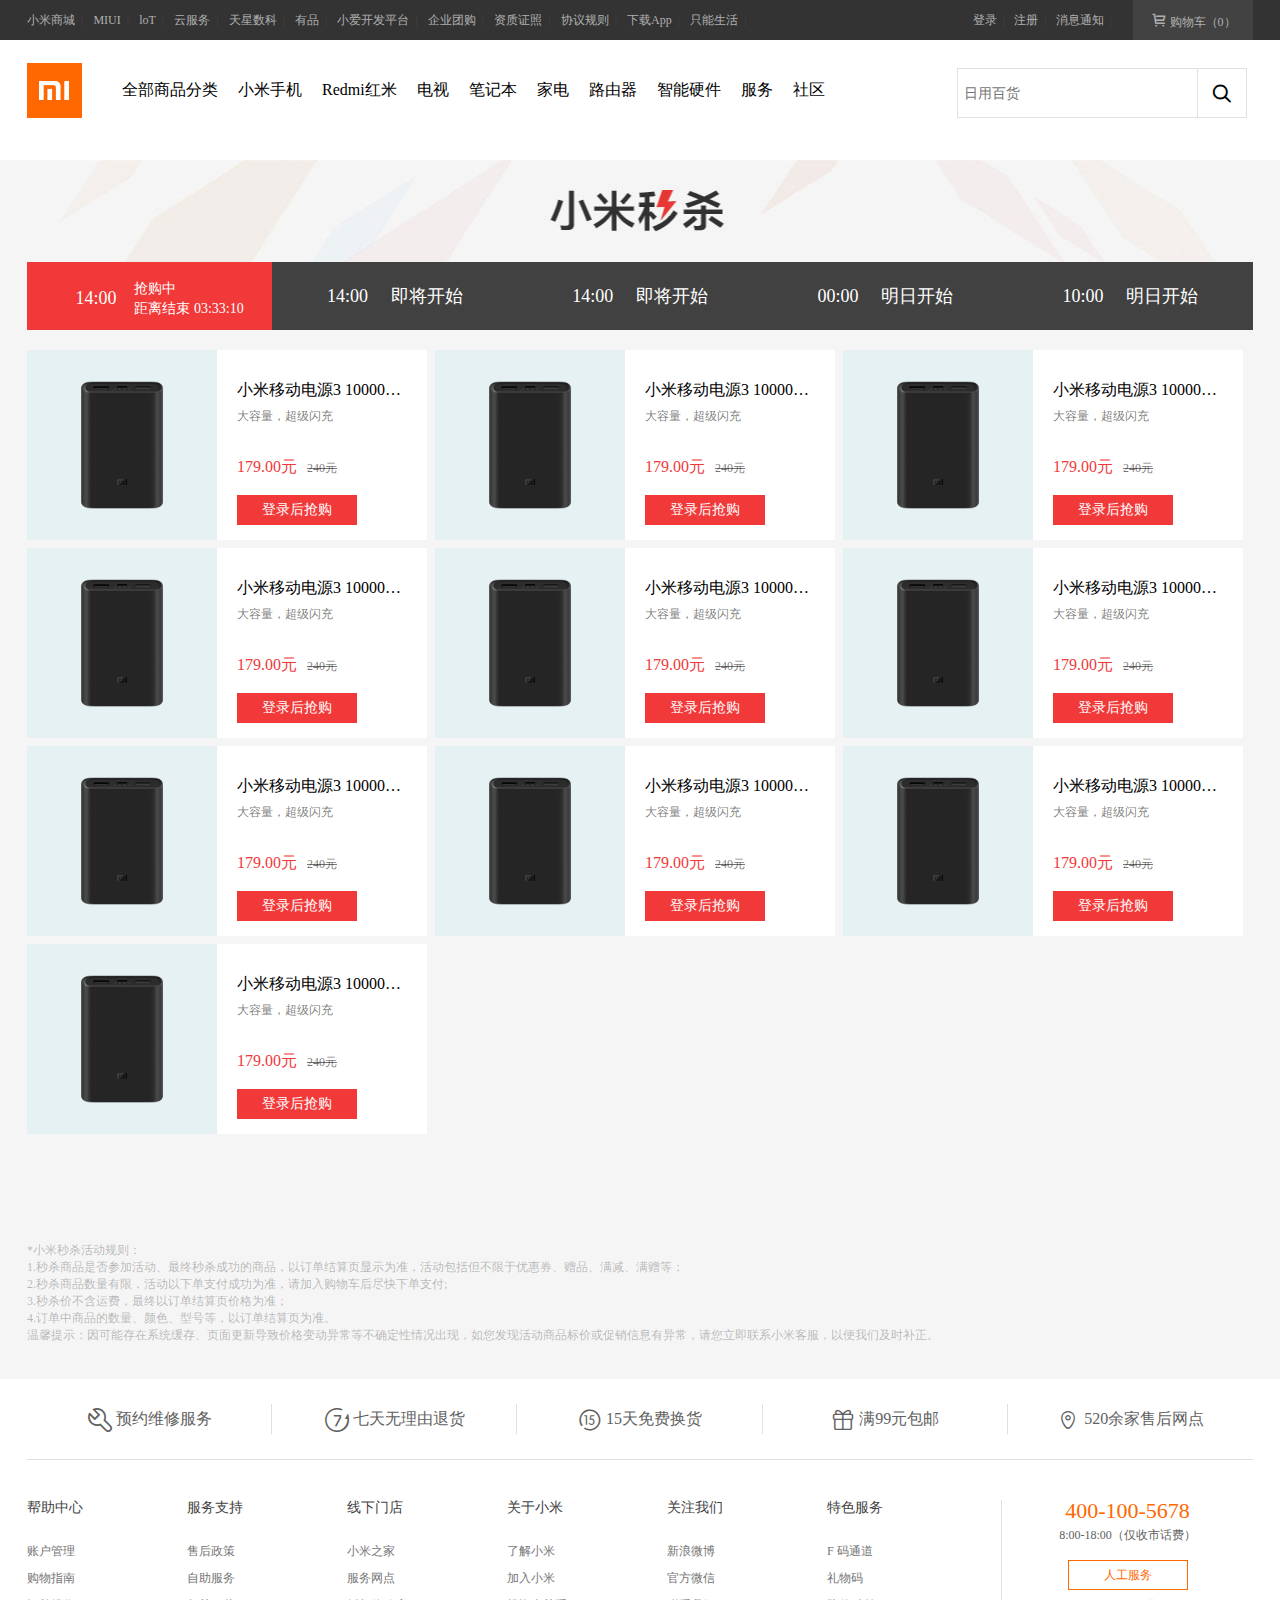
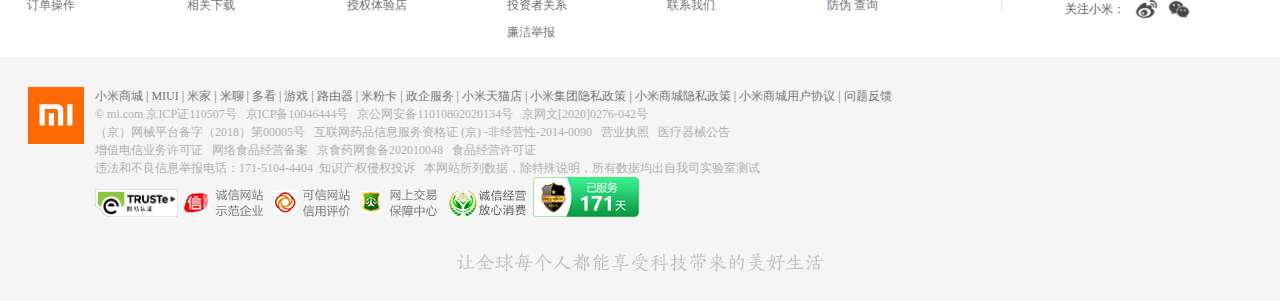
<file: list.html>
<!DOCTYPE html>
<html lang="en">
    <head>
        <meta charset="UTF-8">
        <meta http-equiv="X-UA-Compatible" content="IE=edge">
        <meta name="viewport" content="width=device-width, initial-scale=1.0">
        <link rel="stylesheet" href="./iconfont/iconfont.css">
        <link rel="stylesheet" href="./css/base.css">
        <link rel="stylesheet" href="./css/list.css">
        <title>小米商城</title>
    </head>
    <body>
        <div id="header">
            <div class="header_main container">
                <div class="header_main_right clearFix">
                    <div class="main_right_cart r">
                        <a href="#">
                            <i class="iconfont icon-gouwuche"></i>
                            购物车（0）
                        </a>
                        <div class="cart_tips">
                            购物车里还没有商品，赶紧选购吧！
                        </div>
                    </div>
                    <a href="#">登录</a><span class="sep">|</span>
                    <a href="#">注册</a><span class="sep">|</span>
                    <a href="#">消息通知</a><span class="sep">|</span>
                </div>
                <div class="header_main_left">
                    <a href="#">小米商城</a><span class="sep">|</span>
                    <a href="#">MIUI</a><span class="sep">|</span>
                    <a href="#">loT</a><span class="sep">|</span>
                    <a href="#">云服务</a><span class="sep">|</span>
                    <a href="#">天星数科</a><span class="sep">|</span>
                    <a href="#">有品</a><span class="sep">|</span>
                    <a href="#">小爱开发平台</a><span class="sep">|</span>
                    <a href="#">企业团购</a><span class="sep">|</span>
                    <a href="#">资质证照</a><span class="sep">|</span>
                    <a href="#">协议规则</a><span class="sep">|</span>
                    <a href="#">下载App</a><span class="sep">|</span>
                    <a href="#">只能生活</a><span class="sep">|</span>
                </div>
            </div>
        </div>
        <div id="nav">
            <div class="nav_cont">
                <div class="nav_search r">
                    <form action="#">
                        <input type="text" name="keyword" placeholder="日用百货">
                        <button class="search_btn iconfont icon-sousuo" ></button>
                    </form>
                </div>
                <div class="nav_pic">
                    <a href="#">小米官网</a>
                </div>
                <ul class="nav_list">
                    <li class="nav_category">
                        <a href="#">全部商品分类</a>
                        <div class="site_category">
                            <ul>
                                <li>
                                    <a href="#">手机 电话卡 <i class="iconfont "></i></a>
                                    <div class="children_category">
                                        <ol class="clearFix">
                                            <li>
                                                <a href="#">
                                                    <img src="./images/a51c1afa4db8e47e62fad1f6fa4a8970.png" alt="">
                                                    <span>小米手机</span>
                                                </a>
                                            </li>
                                            <li>
                                                <a href="#">
                                                    <img src="./images/a51c1afa4db8e47e62fad1f6fa4a8970.png" alt="">
                                                    <span>小米手机</span>
                                                </a>
                                            </li>
                                            <li>
                                                <a href="#">
                                                    <img src="./images/a51c1afa4db8e47e62fad1f6fa4a8970.png" alt="">
                                                    <span>小米手机</span>
                                                </a>
                                            </li>
                                            <li>
                                                <a href="#">
                                                    <img src="./images/a51c1afa4db8e47e62fad1f6fa4a8970.png" alt="">
                                                    <span>小米手机</span>
                                                </a>
                                            </li>
                                            <li>
                                                <a href="#">
                                                    <img src="./images/a51c1afa4db8e47e62fad1f6fa4a8970.png" alt="">
                                                    <span>小米手机</span>
                                                </a>
                                            </li>
                                            <li>
                                                <a href="#">
                                                    <img src="./images/a51c1afa4db8e47e62fad1f6fa4a8970.png" alt="">
                                                    <span>小米手机</span>
                                                </a>
                                            </li>
                                            <li>
                                                <a href="#">
                                                    <img src="./images/a51c1afa4db8e47e62fad1f6fa4a8970.png" alt="">
                                                    <span>小米手机</span>
                                                </a>
                                            </li>
                                            <li>
                                                <a href="#">
                                                    <img src="./images/461bf013d08a7a91423cafcbc5ff9339.jpg" alt="">
                                                    <span>小米10 至尊纪念版</span>
                                                </a>
                                            </li>
                                            <li>
                                                <a href="#">
                                                    <img src="./images/461bf013d08a7a91423cafcbc5ff9339.jpg" alt="">
                                                    <span>小米10 至尊纪念版</span>
                                                </a>
                                            </li>
                                            <li>
                                                <a href="#">
                                                    <img src="./images/461bf013d08a7a91423cafcbc5ff9339.jpg" alt="">
                                                    <span>小米10 至尊纪念版</span>
                                                </a>
                                            </li>
                                            <li>
                                                <a href="#">
                                                    <img src="./images/461bf013d08a7a91423cafcbc5ff9339.jpg" alt="">
                                                    <span>小米10 至尊纪念版</span>
                                                </a>
                                            </li>
                                            <li>
                                                <a href="#">
                                                    <img src="./images/461bf013d08a7a91423cafcbc5ff9339.jpg" alt="">
                                                    <span>小米10 至尊纪念版</span>
                                                </a>
                                            </li>
                                            <li>
                                                <a href="#">
                                                    <img src="./images/461bf013d08a7a91423cafcbc5ff9339.jpg" alt="">
                                                    <span>小米10 至尊纪念版</span>
                                                </a>
                                            </li>
                                            <li>
                                                <a href="#">
                                                    <img src="./images/461bf013d08a7a91423cafcbc5ff9339.jpg" alt="">
                                                    <span>小米10 至尊纪念版</span>
                                                </a>
                                            </li>
                                            <li>
                                                <a href="#">
                                                    <img src="./images/461bf013d08a7a91423cafcbc5ff9339.jpg" alt="">
                                                    <span>小米10 至尊纪念版</span>
                                                </a>
                                            </li>
                                            <li>
                                                <a href="#">
                                                    <img src="./images/461bf013d08a7a91423cafcbc5ff9339.jpg" alt="">
                                                    <span>小米10 至尊纪念版</span>
                                                </a>
                                            </li>
                                            <li>
                                                <a href="#">
                                                    <img src="./images/461bf013d08a7a91423cafcbc5ff9339.jpg" alt="">
                                                    <span>小米10 至尊纪念版</span>
                                                </a>
                                            </li>
                                            <li>
                                                <a href="#">
                                                    <img src="./images/461bf013d08a7a91423cafcbc5ff9339.jpg" alt="">
                                                    <span>小米10 至尊纪念版</span>
                                                </a>
                                            </li>
                                            <li>
                                                <a href="#">
                                                    <img src="./images/461bf013d08a7a91423cafcbc5ff9339.jpg" alt="">
                                                    <span>小米10 至尊纪念版</span>
                                                </a>
                                            </li>
                                            <li>
                                                <a href="#">
                                                    <img src="./images/461bf013d08a7a91423cafcbc5ff9339.jpg" alt="">
                                                    <span>小米10 至尊纪念版</span>
                                                </a>
                                            </li>
                                            <li>
                                                <a href="#">
                                                    <img src="./images/461bf013d08a7a91423cafcbc5ff9339.jpg" alt="">
                                                    <span>小米10 至尊纪念版</span>
                                                </a>
                                            </li>
                                            <li>
                                                <a href="#">
                                                    <img src="./images/461bf013d08a7a91423cafcbc5ff9339.jpg" alt="">
                                                    <span>小米10 至尊纪念版</span>
                                                </a>
                                            </li>
                                            <li>
                                                <a href="#">
                                                    <img src="./images/461bf013d08a7a91423cafcbc5ff9339.jpg" alt="">
                                                    <span>小米10 至尊纪念版</span>
                                                </a>
                                            </li>
                                            <li>
                                                <a href="#">
                                                    <img src="./images/461bf013d08a7a91423cafcbc5ff9339.jpg" alt="">
                                                    <span>小米10 至尊纪念版</span>
                                                </a>
                                            </li>
                                        </ol>
                                    </div>
                                </li>
                                <li>
                                    <a href="#">电视 盒子</a>
                                     <div class="children_category">
                                        <ol class="clearFix">
                                            <li>
                                                <a href="#">
                                                    <img src="./images/a51c1afa4db8e47e62fad1f6fa4a8970.png" alt="">
                                                    <span>小米手机</span>
                                                </a>
                                            </li>
                                            <li>
                                                <a href="#">
                                                    <img src="./images/a51c1afa4db8e47e62fad1f6fa4a8970.png" alt="">
                                                    <span>小米手机</span>
                                                </a>
                                            </li>
                                            <li>
                                                <a href="#">
                                                    <img src="./images/a51c1afa4db8e47e62fad1f6fa4a8970.png" alt="">
                                                    <span>小米手机</span>
                                                </a>
                                            </li>
                                            <li>
                                                <a href="#">
                                                    <img src="./images/a51c1afa4db8e47e62fad1f6fa4a8970.png" alt="">
                                                    <span>小米手机</span>
                                                </a>
                                            </li>
                                            <li>
                                                <a href="#">
                                                    <img src="./images/a51c1afa4db8e47e62fad1f6fa4a8970.png" alt="">
                                                    <span>小米手机</span>
                                                </a>
                                            </li>
                                            <li>
                                                <a href="#">
                                                    <img src="./images/a51c1afa4db8e47e62fad1f6fa4a8970.png" alt="">
                                                    <span>小米手机</span>
                                                </a>
                                            </li>
                                            <li>
                                                <a href="#">
                                                    <img src="./images/a51c1afa4db8e47e62fad1f6fa4a8970.png" alt="">
                                                    <span>小米手机</span>
                                                </a>
                                            </li>
                                            <li>
                                                <a href="#">
                                                    <img src="./images/461bf013d08a7a91423cafcbc5ff9339.jpg" alt="">
                                                    <span>小米10 至尊纪念版</span>
                                                </a>
                                            </li>
                                            <li>
                                                <a href="#">
                                                    <img src="./images/461bf013d08a7a91423cafcbc5ff9339.jpg" alt="">
                                                    <span>小米10 至尊纪念版</span>
                                                </a>
                                            </li>
                                            <li>
                                                <a href="#">
                                                    <img src="./images/461bf013d08a7a91423cafcbc5ff9339.jpg" alt="">
                                                    <span>小米10 至尊纪念版</span>
                                                </a>
                                            </li>
                                            <li>
                                                <a href="#">
                                                    <img src="./images/461bf013d08a7a91423cafcbc5ff9339.jpg" alt="">
                                                    <span>小米10 至尊纪念版</span>
                                                </a>
                                            </li>
                                            <li>
                                                <a href="#">
                                                    <img src="./images/461bf013d08a7a91423cafcbc5ff9339.jpg" alt="">
                                                    <span>小米10 至尊纪念版</span>
                                                </a>
                                            </li>
                                            <li>
                                                <a href="#">
                                                    <img src="./images/461bf013d08a7a91423cafcbc5ff9339.jpg" alt="">
                                                    <span>小米10 至尊纪念版</span>
                                                </a>
                                            </li>
                                            <li>
                                                <a href="#">
                                                    <img src="./images/461bf013d08a7a91423cafcbc5ff9339.jpg" alt="">
                                                    <span>小米10 至尊纪念版</span>
                                                </a>
                                            </li>
                                            <li>
                                                <a href="#">
                                                    <img src="./images/461bf013d08a7a91423cafcbc5ff9339.jpg" alt="">
                                                    <span>小米10 至尊纪念版</span>
                                                </a>
                                            </li>
                                            <li>
                                                <a href="#">
                                                    <img src="./images/461bf013d08a7a91423cafcbc5ff9339.jpg" alt="">
                                                    <span>小米10 至尊纪念版</span>
                                                </a>
                                            </li>
                                            <li>
                                                <a href="#">
                                                    <img src="./images/461bf013d08a7a91423cafcbc5ff9339.jpg" alt="">
                                                    <span>小米10 至尊纪念版</span>
                                                </a>
                                            </li>
                                            <li>
                                                <a href="#">
                                                    <img src="./images/461bf013d08a7a91423cafcbc5ff9339.jpg" alt="">
                                                    <span>小米10 至尊纪念版</span>
                                                </a>
                                            </li>
                                            <li>
                                                <a href="#">
                                                    <img src="./images/461bf013d08a7a91423cafcbc5ff9339.jpg" alt="">
                                                    <span>小米10 至尊纪念版</span>
                                                </a>
                                            </li>
                                            <li>
                                                <a href="#">
                                                    <img src="./images/461bf013d08a7a91423cafcbc5ff9339.jpg" alt="">
                                                    <span>小米10 至尊纪念版</span>
                                                </a>
                                            </li>
                                            <li>
                                                <a href="#">
                                                    <img src="./images/461bf013d08a7a91423cafcbc5ff9339.jpg" alt="">
                                                    <span>小米10 至尊纪念版</span>
                                                </a>
                                            </li>
                                            <li>
                                                <a href="#">
                                                    <img src="./images/461bf013d08a7a91423cafcbc5ff9339.jpg" alt="">
                                                    <span>小米10 至尊纪念版</span>
                                                </a>
                                            </li>
                                            <li>
                                                <a href="#">
                                                    <img src="./images/461bf013d08a7a91423cafcbc5ff9339.jpg" alt="">
                                                    <span>小米10 至尊纪念版</span>
                                                </a>
                                            </li>
                                            <li>
                                                <a href="#">
                                                    <img src="./images/461bf013d08a7a91423cafcbc5ff9339.jpg" alt="">
                                                    <span>小米10 至尊纪念版</span>
                                                </a>
                                            </li>
                                        </ol>
                                    </div>
                                </li>
                                <li>
                                    <a href="#">笔记本 显示器</a>
                                     <div class="children_category">
                                        <ol class="clearFix">
                                            <li>
                                                <a href="#">
                                                    <img src="./images/a51c1afa4db8e47e62fad1f6fa4a8970.png" alt="">
                                                    <span>小米手机</span>
                                                </a>
                                            </li>
                                            <li>
                                                <a href="#">
                                                    <img src="./images/a51c1afa4db8e47e62fad1f6fa4a8970.png" alt="">
                                                    <span>小米手机</span>
                                                </a>
                                            </li>
                                            <li>
                                                <a href="#">
                                                    <img src="./images/a51c1afa4db8e47e62fad1f6fa4a8970.png" alt="">
                                                    <span>小米手机</span>
                                                </a>
                                            </li>
                                            <li>
                                                <a href="#">
                                                    <img src="./images/a51c1afa4db8e47e62fad1f6fa4a8970.png" alt="">
                                                    <span>小米手机</span>
                                                </a>
                                            </li>
                                            <li>
                                                <a href="#">
                                                    <img src="./images/a51c1afa4db8e47e62fad1f6fa4a8970.png" alt="">
                                                    <span>小米手机</span>
                                                </a>
                                            </li>
                                            <li>
                                                <a href="#">
                                                    <img src="./images/a51c1afa4db8e47e62fad1f6fa4a8970.png" alt="">
                                                    <span>小米手机</span>
                                                </a>
                                            </li>
                                            <li>
                                                <a href="#">
                                                    <img src="./images/a51c1afa4db8e47e62fad1f6fa4a8970.png" alt="">
                                                    <span>小米手机</span>
                                                </a>
                                            </li>
                                            <li>
                                                <a href="#">
                                                    <img src="./images/461bf013d08a7a91423cafcbc5ff9339.jpg" alt="">
                                                    <span>小米10 至尊纪念版</span>
                                                </a>
                                            </li>
                                            <li>
                                                <a href="#">
                                                    <img src="./images/461bf013d08a7a91423cafcbc5ff9339.jpg" alt="">
                                                    <span>小米10 至尊纪念版</span>
                                                </a>
                                            </li>
                                            <li>
                                                <a href="#">
                                                    <img src="./images/461bf013d08a7a91423cafcbc5ff9339.jpg" alt="">
                                                    <span>小米10 至尊纪念版</span>
                                                </a>
                                            </li>
                                            <li>
                                                <a href="#">
                                                    <img src="./images/461bf013d08a7a91423cafcbc5ff9339.jpg" alt="">
                                                    <span>小米10 至尊纪念版</span>
                                                </a>
                                            </li>
                                            <li>
                                                <a href="#">
                                                    <img src="./images/461bf013d08a7a91423cafcbc5ff9339.jpg" alt="">
                                                    <span>小米10 至尊纪念版</span>
                                                </a>
                                            </li>
                                            <li>
                                                <a href="#">
                                                    <img src="./images/461bf013d08a7a91423cafcbc5ff9339.jpg" alt="">
                                                    <span>小米10 至尊纪念版</span>
                                                </a>
                                            </li>
                                            <li>
                                                <a href="#">
                                                    <img src="./images/461bf013d08a7a91423cafcbc5ff9339.jpg" alt="">
                                                    <span>小米10 至尊纪念版</span>
                                                </a>
                                            </li>
                                            <li>
                                                <a href="#">
                                                    <img src="./images/461bf013d08a7a91423cafcbc5ff9339.jpg" alt="">
                                                    <span>小米10 至尊纪念版</span>
                                                </a>
                                            </li>
                                            <li>
                                                <a href="#">
                                                    <img src="./images/461bf013d08a7a91423cafcbc5ff9339.jpg" alt="">
                                                    <span>小米10 至尊纪念版</span>
                                                </a>
                                            </li>
                                            <li>
                                                <a href="#">
                                                    <img src="./images/461bf013d08a7a91423cafcbc5ff9339.jpg" alt="">
                                                    <span>小米10 至尊纪念版</span>
                                                </a>
                                            </li>
                                            <li>
                                                <a href="#">
                                                    <img src="./images/461bf013d08a7a91423cafcbc5ff9339.jpg" alt="">
                                                    <span>小米10 至尊纪念版</span>
                                                </a>
                                            </li>
                                            <li>
                                                <a href="#">
                                                    <img src="./images/461bf013d08a7a91423cafcbc5ff9339.jpg" alt="">
                                                    <span>小米10 至尊纪念版</span>
                                                </a>
                                            </li>
                                            <li>
                                                <a href="#">
                                                    <img src="./images/461bf013d08a7a91423cafcbc5ff9339.jpg" alt="">
                                                    <span>小米10 至尊纪念版</span>
                                                </a>
                                            </li>
                                            <li>
                                                <a href="#">
                                                    <img src="./images/461bf013d08a7a91423cafcbc5ff9339.jpg" alt="">
                                                    <span>小米10 至尊纪念版</span>
                                                </a>
                                            </li>
                                            <li>
                                                <a href="#">
                                                    <img src="./images/461bf013d08a7a91423cafcbc5ff9339.jpg" alt="">
                                                    <span>小米10 至尊纪念版</span>
                                                </a>
                                            </li>
                                            <li>
                                                <a href="#">
                                                    <img src="./images/461bf013d08a7a91423cafcbc5ff9339.jpg" alt="">
                                                    <span>小米10 至尊纪念版</span>
                                                </a>
                                            </li>
                                            <li>
                                                <a href="#">
                                                    <img src="./images/461bf013d08a7a91423cafcbc5ff9339.jpg" alt="">
                                                    <span>小米10 至尊纪念版</span>
                                                </a>
                                            </li>
                                        </ol>
                                    </div>
                                </li>
                                <li>
                                    <a href="#">家电 插线板</a>
                                     <div class="children_category">
                                        <ol class="clearFix">
                                            <li>
                                                <a href="#">
                                                    <img src="./images/a51c1afa4db8e47e62fad1f6fa4a8970.png" alt="">
                                                    <span>小米手机</span>
                                                </a>
                                            </li>
                                            <li>
                                                <a href="#">
                                                    <img src="./images/a51c1afa4db8e47e62fad1f6fa4a8970.png" alt="">
                                                    <span>小米手机</span>
                                                </a>
                                            </li>
                                            <li>
                                                <a href="#">
                                                    <img src="./images/a51c1afa4db8e47e62fad1f6fa4a8970.png" alt="">
                                                    <span>小米手机</span>
                                                </a>
                                            </li>
                                            <li>
                                                <a href="#">
                                                    <img src="./images/a51c1afa4db8e47e62fad1f6fa4a8970.png" alt="">
                                                    <span>小米手机</span>
                                                </a>
                                            </li>
                                            <li>
                                                <a href="#">
                                                    <img src="./images/a51c1afa4db8e47e62fad1f6fa4a8970.png" alt="">
                                                    <span>小米手机</span>
                                                </a>
                                            </li>
                                            <li>
                                                <a href="#">
                                                    <img src="./images/a51c1afa4db8e47e62fad1f6fa4a8970.png" alt="">
                                                    <span>小米手机</span>
                                                </a>
                                            </li>
                                            <li>
                                                <a href="#">
                                                    <img src="./images/a51c1afa4db8e47e62fad1f6fa4a8970.png" alt="">
                                                    <span>小米手机</span>
                                                </a>
                                            </li>
                                            <li>
                                                <a href="#">
                                                    <img src="./images/461bf013d08a7a91423cafcbc5ff9339.jpg" alt="">
                                                    <span>小米10 至尊纪念版</span>
                                                </a>
                                            </li>
                                            <li>
                                                <a href="#">
                                                    <img src="./images/461bf013d08a7a91423cafcbc5ff9339.jpg" alt="">
                                                    <span>小米10 至尊纪念版</span>
                                                </a>
                                            </li>
                                            <li>
                                                <a href="#">
                                                    <img src="./images/461bf013d08a7a91423cafcbc5ff9339.jpg" alt="">
                                                    <span>小米10 至尊纪念版</span>
                                                </a>
                                            </li>
                                            <li>
                                                <a href="#">
                                                    <img src="./images/461bf013d08a7a91423cafcbc5ff9339.jpg" alt="">
                                                    <span>小米10 至尊纪念版</span>
                                                </a>
                                            </li>
                                            <li>
                                                <a href="#">
                                                    <img src="./images/461bf013d08a7a91423cafcbc5ff9339.jpg" alt="">
                                                    <span>小米10 至尊纪念版</span>
                                                </a>
                                            </li>
                                            <li>
                                                <a href="#">
                                                    <img src="./images/461bf013d08a7a91423cafcbc5ff9339.jpg" alt="">
                                                    <span>小米10 至尊纪念版</span>
                                                </a>
                                            </li>
                                            <li>
                                                <a href="#">
                                                    <img src="./images/461bf013d08a7a91423cafcbc5ff9339.jpg" alt="">
                                                    <span>小米10 至尊纪念版</span>
                                                </a>
                                            </li>
                                            <li>
                                                <a href="#">
                                                    <img src="./images/461bf013d08a7a91423cafcbc5ff9339.jpg" alt="">
                                                    <span>小米10 至尊纪念版</span>
                                                </a>
                                            </li>
                                            <li>
                                                <a href="#">
                                                    <img src="./images/461bf013d08a7a91423cafcbc5ff9339.jpg" alt="">
                                                    <span>小米10 至尊纪念版</span>
                                                </a>
                                            </li>
                                            <li>
                                                <a href="#">
                                                    <img src="./images/461bf013d08a7a91423cafcbc5ff9339.jpg" alt="">
                                                    <span>小米10 至尊纪念版</span>
                                                </a>
                                            </li>
                                            <li>
                                                <a href="#">
                                                    <img src="./images/461bf013d08a7a91423cafcbc5ff9339.jpg" alt="">
                                                    <span>小米10 至尊纪念版</span>
                                                </a>
                                            </li>
                                            <li>
                                                <a href="#">
                                                    <img src="./images/461bf013d08a7a91423cafcbc5ff9339.jpg" alt="">
                                                    <span>小米10 至尊纪念版</span>
                                                </a>
                                            </li>
                                            <li>
                                                <a href="#">
                                                    <img src="./images/461bf013d08a7a91423cafcbc5ff9339.jpg" alt="">
                                                    <span>小米10 至尊纪念版</span>
                                                </a>
                                            </li>
                                            <li>
                                                <a href="#">
                                                    <img src="./images/461bf013d08a7a91423cafcbc5ff9339.jpg" alt="">
                                                    <span>小米10 至尊纪念版</span>
                                                </a>
                                            </li>
                                            <li>
                                                <a href="#">
                                                    <img src="./images/461bf013d08a7a91423cafcbc5ff9339.jpg" alt="">
                                                    <span>小米10 至尊纪念版</span>
                                                </a>
                                            </li>
                                            <li>
                                                <a href="#">
                                                    <img src="./images/461bf013d08a7a91423cafcbc5ff9339.jpg" alt="">
                                                    <span>小米10 至尊纪念版</span>
                                                </a>
                                            </li>
                                            <li>
                                                <a href="#">
                                                    <img src="./images/461bf013d08a7a91423cafcbc5ff9339.jpg" alt="">
                                                    <span>小米10 至尊纪念版</span>
                                                </a>
                                            </li>
                                        </ol>
                                    </div>
                                </li>
                                <li>
                                    <a href="#">出行 穿戴</a>
                                     <div class="children_category">
                                        <ol class="clearFix">
                                            <li>
                                                <a href="#">
                                                    <img src="./images/a51c1afa4db8e47e62fad1f6fa4a8970.png" alt="">
                                                    <span>小米手机</span>
                                                </a>
                                            </li>
                                            <li>
                                                <a href="#">
                                                    <img src="./images/a51c1afa4db8e47e62fad1f6fa4a8970.png" alt="">
                                                    <span>小米手机</span>
                                                </a>
                                            </li>
                                            <li>
                                                <a href="#">
                                                    <img src="./images/a51c1afa4db8e47e62fad1f6fa4a8970.png" alt="">
                                                    <span>小米手机</span>
                                                </a>
                                            </li>
                                            <li>
                                                <a href="#">
                                                    <img src="./images/a51c1afa4db8e47e62fad1f6fa4a8970.png" alt="">
                                                    <span>小米手机</span>
                                                </a>
                                            </li>
                                            <li>
                                                <a href="#">
                                                    <img src="./images/a51c1afa4db8e47e62fad1f6fa4a8970.png" alt="">
                                                    <span>小米手机</span>
                                                </a>
                                            </li>
                                            <li>
                                                <a href="#">
                                                    <img src="./images/a51c1afa4db8e47e62fad1f6fa4a8970.png" alt="">
                                                    <span>小米手机</span>
                                                </a>
                                            </li>
                                            <li>
                                                <a href="#">
                                                    <img src="./images/a51c1afa4db8e47e62fad1f6fa4a8970.png" alt="">
                                                    <span>小米手机</span>
                                                </a>
                                            </li>
                                            <li>
                                                <a href="#">
                                                    <img src="./images/461bf013d08a7a91423cafcbc5ff9339.jpg" alt="">
                                                    <span>小米10 至尊纪念版</span>
                                                </a>
                                            </li>
                                            <li>
                                                <a href="#">
                                                    <img src="./images/461bf013d08a7a91423cafcbc5ff9339.jpg" alt="">
                                                    <span>小米10 至尊纪念版</span>
                                                </a>
                                            </li>
                                            <li>
                                                <a href="#">
                                                    <img src="./images/461bf013d08a7a91423cafcbc5ff9339.jpg" alt="">
                                                    <span>小米10 至尊纪念版</span>
                                                </a>
                                            </li>
                                            <li>
                                                <a href="#">
                                                    <img src="./images/461bf013d08a7a91423cafcbc5ff9339.jpg" alt="">
                                                    <span>小米10 至尊纪念版</span>
                                                </a>
                                            </li>
                                            <li>
                                                <a href="#">
                                                    <img src="./images/461bf013d08a7a91423cafcbc5ff9339.jpg" alt="">
                                                    <span>小米10 至尊纪念版</span>
                                                </a>
                                            </li>
                                            <li>
                                                <a href="#">
                                                    <img src="./images/461bf013d08a7a91423cafcbc5ff9339.jpg" alt="">
                                                    <span>小米10 至尊纪念版</span>
                                                </a>
                                            </li>
                                            <li>
                                                <a href="#">
                                                    <img src="./images/461bf013d08a7a91423cafcbc5ff9339.jpg" alt="">
                                                    <span>小米10 至尊纪念版</span>
                                                </a>
                                            </li>
                                            <li>
                                                <a href="#">
                                                    <img src="./images/461bf013d08a7a91423cafcbc5ff9339.jpg" alt="">
                                                    <span>小米10 至尊纪念版</span>
                                                </a>
                                            </li>
                                            <li>
                                                <a href="#">
                                                    <img src="./images/461bf013d08a7a91423cafcbc5ff9339.jpg" alt="">
                                                    <span>小米10 至尊纪念版</span>
                                                </a>
                                            </li>
                                            <li>
                                                <a href="#">
                                                    <img src="./images/461bf013d08a7a91423cafcbc5ff9339.jpg" alt="">
                                                    <span>小米10 至尊纪念版</span>
                                                </a>
                                            </li>
                                            <li>
                                                <a href="#">
                                                    <img src="./images/461bf013d08a7a91423cafcbc5ff9339.jpg" alt="">
                                                    <span>小米10 至尊纪念版</span>
                                                </a>
                                            </li>
                                            <li>
                                                <a href="#">
                                                    <img src="./images/461bf013d08a7a91423cafcbc5ff9339.jpg" alt="">
                                                    <span>小米10 至尊纪念版</span>
                                                </a>
                                            </li>
                                            <li>
                                                <a href="#">
                                                    <img src="./images/461bf013d08a7a91423cafcbc5ff9339.jpg" alt="">
                                                    <span>小米10 至尊纪念版</span>
                                                </a>
                                            </li>
                                            <li>
                                                <a href="#">
                                                    <img src="./images/461bf013d08a7a91423cafcbc5ff9339.jpg" alt="">
                                                    <span>小米10 至尊纪念版</span>
                                                </a>
                                            </li>
                                            <li>
                                                <a href="#">
                                                    <img src="./images/461bf013d08a7a91423cafcbc5ff9339.jpg" alt="">
                                                    <span>小米10 至尊纪念版</span>
                                                </a>
                                            </li>
                                            <li>
                                                <a href="#">
                                                    <img src="./images/461bf013d08a7a91423cafcbc5ff9339.jpg" alt="">
                                                    <span>小米10 至尊纪念版</span>
                                                </a>
                                            </li>
                                            <li>
                                                <a href="#">
                                                    <img src="./images/461bf013d08a7a91423cafcbc5ff9339.jpg" alt="">
                                                    <span>小米10 至尊纪念版</span>
                                                </a>
                                            </li>
                                        </ol>
                                    </div>
                                </li>
                                <li>
                                    <a href="#">智能 路由器</a>
                                     <div class="children_category">
                                        <ol class="clearFix">
                                            <li>
                                                <a href="#">
                                                    <img src="./images/a51c1afa4db8e47e62fad1f6fa4a8970.png" alt="">
                                                    <span>小米手机</span>
                                                </a>
                                            </li>
                                            <li>
                                                <a href="#">
                                                    <img src="./images/a51c1afa4db8e47e62fad1f6fa4a8970.png" alt="">
                                                    <span>小米手机</span>
                                                </a>
                                            </li>
                                            <li>
                                                <a href="#">
                                                    <img src="./images/a51c1afa4db8e47e62fad1f6fa4a8970.png" alt="">
                                                    <span>小米手机</span>
                                                </a>
                                            </li>
                                            <li>
                                                <a href="#">
                                                    <img src="./images/a51c1afa4db8e47e62fad1f6fa4a8970.png" alt="">
                                                    <span>小米手机</span>
                                                </a>
                                            </li>
                                            <li>
                                                <a href="#">
                                                    <img src="./images/a51c1afa4db8e47e62fad1f6fa4a8970.png" alt="">
                                                    <span>小米手机</span>
                                                </a>
                                            </li>
                                            <li>
                                                <a href="#">
                                                    <img src="./images/a51c1afa4db8e47e62fad1f6fa4a8970.png" alt="">
                                                    <span>小米手机</span>
                                                </a>
                                            </li>
                                            <li>
                                                <a href="#">
                                                    <img src="./images/a51c1afa4db8e47e62fad1f6fa4a8970.png" alt="">
                                                    <span>小米手机</span>
                                                </a>
                                            </li>
                                            <li>
                                                <a href="#">
                                                    <img src="./images/461bf013d08a7a91423cafcbc5ff9339.jpg" alt="">
                                                    <span>小米10 至尊纪念版</span>
                                                </a>
                                            </li>
                                            <li>
                                                <a href="#">
                                                    <img src="./images/461bf013d08a7a91423cafcbc5ff9339.jpg" alt="">
                                                    <span>小米10 至尊纪念版</span>
                                                </a>
                                            </li>
                                            <li>
                                                <a href="#">
                                                    <img src="./images/461bf013d08a7a91423cafcbc5ff9339.jpg" alt="">
                                                    <span>小米10 至尊纪念版</span>
                                                </a>
                                            </li>
                                            <li>
                                                <a href="#">
                                                    <img src="./images/461bf013d08a7a91423cafcbc5ff9339.jpg" alt="">
                                                    <span>小米10 至尊纪念版</span>
                                                </a>
                                            </li>
                                            <li>
                                                <a href="#">
                                                    <img src="./images/461bf013d08a7a91423cafcbc5ff9339.jpg" alt="">
                                                    <span>小米10 至尊纪念版</span>
                                                </a>
                                            </li>
                                            <li>
                                                <a href="#">
                                                    <img src="./images/461bf013d08a7a91423cafcbc5ff9339.jpg" alt="">
                                                    <span>小米10 至尊纪念版</span>
                                                </a>
                                            </li>
                                            <li>
                                                <a href="#">
                                                    <img src="./images/461bf013d08a7a91423cafcbc5ff9339.jpg" alt="">
                                                    <span>小米10 至尊纪念版</span>
                                                </a>
                                            </li>
                                            <li>
                                                <a href="#">
                                                    <img src="./images/461bf013d08a7a91423cafcbc5ff9339.jpg" alt="">
                                                    <span>小米10 至尊纪念版</span>
                                                </a>
                                            </li>
                                            <li>
                                                <a href="#">
                                                    <img src="./images/461bf013d08a7a91423cafcbc5ff9339.jpg" alt="">
                                                    <span>小米10 至尊纪念版</span>
                                                </a>
                                            </li>
                                            <li>
                                                <a href="#">
                                                    <img src="./images/461bf013d08a7a91423cafcbc5ff9339.jpg" alt="">
                                                    <span>小米10 至尊纪念版</span>
                                                </a>
                                            </li>
                                            <li>
                                                <a href="#">
                                                    <img src="./images/461bf013d08a7a91423cafcbc5ff9339.jpg" alt="">
                                                    <span>小米10 至尊纪念版</span>
                                                </a>
                                            </li>
                                            <li>
                                                <a href="#">
                                                    <img src="./images/461bf013d08a7a91423cafcbc5ff9339.jpg" alt="">
                                                    <span>小米10 至尊纪念版</span>
                                                </a>
                                            </li>
                                            <li>
                                                <a href="#">
                                                    <img src="./images/461bf013d08a7a91423cafcbc5ff9339.jpg" alt="">
                                                    <span>小米10 至尊纪念版</span>
                                                </a>
                                            </li>
                                            <li>
                                                <a href="#">
                                                    <img src="./images/461bf013d08a7a91423cafcbc5ff9339.jpg" alt="">
                                                    <span>小米10 至尊纪念版</span>
                                                </a>
                                            </li>
                                            <li>
                                                <a href="#">
                                                    <img src="./images/461bf013d08a7a91423cafcbc5ff9339.jpg" alt="">
                                                    <span>小米10 至尊纪念版</span>
                                                </a>
                                            </li>
                                            <li>
                                                <a href="#">
                                                    <img src="./images/461bf013d08a7a91423cafcbc5ff9339.jpg" alt="">
                                                    <span>小米10 至尊纪念版</span>
                                                </a>
                                            </li>
                                            <li>
                                                <a href="#">
                                                    <img src="./images/461bf013d08a7a91423cafcbc5ff9339.jpg" alt="">
                                                    <span>小米10 至尊纪念版</span>
                                                </a>
                                            </li>
                                        </ol>
                                    </div>
                                </li>
                                <li>
                                    <a href="#">电源 配件</a>
                                     <div class="children_category">
                                        <ol class="clearFix">
                                            <li>
                                                <a href="#">
                                                    <img src="./images/a51c1afa4db8e47e62fad1f6fa4a8970.png" alt="">
                                                    <span>小米手机</span>
                                                </a>
                                            </li>
                                            <li>
                                                <a href="#">
                                                    <img src="./images/a51c1afa4db8e47e62fad1f6fa4a8970.png" alt="">
                                                    <span>小米手机</span>
                                                </a>
                                            </li>
                                            <li>
                                                <a href="#">
                                                    <img src="./images/a51c1afa4db8e47e62fad1f6fa4a8970.png" alt="">
                                                    <span>小米手机</span>
                                                </a>
                                            </li>
                                            <li>
                                                <a href="#">
                                                    <img src="./images/a51c1afa4db8e47e62fad1f6fa4a8970.png" alt="">
                                                    <span>小米手机</span>
                                                </a>
                                            </li>
                                            <li>
                                                <a href="#">
                                                    <img src="./images/a51c1afa4db8e47e62fad1f6fa4a8970.png" alt="">
                                                    <span>小米手机</span>
                                                </a>
                                            </li>
                                            <li>
                                                <a href="#">
                                                    <img src="./images/a51c1afa4db8e47e62fad1f6fa4a8970.png" alt="">
                                                    <span>小米手机</span>
                                                </a>
                                            </li>
                                            <li>
                                                <a href="#">
                                                    <img src="./images/a51c1afa4db8e47e62fad1f6fa4a8970.png" alt="">
                                                    <span>小米手机</span>
                                                </a>
                                            </li>
                                            <li>
                                                <a href="#">
                                                    <img src="./images/461bf013d08a7a91423cafcbc5ff9339.jpg" alt="">
                                                    <span>小米10 至尊纪念版</span>
                                                </a>
                                            </li>
                                            <li>
                                                <a href="#">
                                                    <img src="./images/461bf013d08a7a91423cafcbc5ff9339.jpg" alt="">
                                                    <span>小米10 至尊纪念版</span>
                                                </a>
                                            </li>
                                            <li>
                                                <a href="#">
                                                    <img src="./images/461bf013d08a7a91423cafcbc5ff9339.jpg" alt="">
                                                    <span>小米10 至尊纪念版</span>
                                                </a>
                                            </li>
                                            <li>
                                                <a href="#">
                                                    <img src="./images/461bf013d08a7a91423cafcbc5ff9339.jpg" alt="">
                                                    <span>小米10 至尊纪念版</span>
                                                </a>
                                            </li>
                                            <li>
                                                <a href="#">
                                                    <img src="./images/461bf013d08a7a91423cafcbc5ff9339.jpg" alt="">
                                                    <span>小米10 至尊纪念版</span>
                                                </a>
                                            </li>
                                            <li>
                                                <a href="#">
                                                    <img src="./images/461bf013d08a7a91423cafcbc5ff9339.jpg" alt="">
                                                    <span>小米10 至尊纪念版</span>
                                                </a>
                                            </li>
                                            <li>
                                                <a href="#">
                                                    <img src="./images/461bf013d08a7a91423cafcbc5ff9339.jpg" alt="">
                                                    <span>小米10 至尊纪念版</span>
                                                </a>
                                            </li>
                                            <li>
                                                <a href="#">
                                                    <img src="./images/461bf013d08a7a91423cafcbc5ff9339.jpg" alt="">
                                                    <span>小米10 至尊纪念版</span>
                                                </a>
                                            </li>
                                            <li>
                                                <a href="#">
                                                    <img src="./images/461bf013d08a7a91423cafcbc5ff9339.jpg" alt="">
                                                    <span>小米10 至尊纪念版</span>
                                                </a>
                                            </li>
                                            <li>
                                                <a href="#">
                                                    <img src="./images/461bf013d08a7a91423cafcbc5ff9339.jpg" alt="">
                                                    <span>小米10 至尊纪念版</span>
                                                </a>
                                            </li>
                                            <li>
                                                <a href="#">
                                                    <img src="./images/461bf013d08a7a91423cafcbc5ff9339.jpg" alt="">
                                                    <span>小米10 至尊纪念版</span>
                                                </a>
                                            </li>
                                            <li>
                                                <a href="#">
                                                    <img src="./images/461bf013d08a7a91423cafcbc5ff9339.jpg" alt="">
                                                    <span>小米10 至尊纪念版</span>
                                                </a>
                                            </li>
                                            <li>
                                                <a href="#">
                                                    <img src="./images/461bf013d08a7a91423cafcbc5ff9339.jpg" alt="">
                                                    <span>小米10 至尊纪念版</span>
                                                </a>
                                            </li>
                                            <li>
                                                <a href="#">
                                                    <img src="./images/461bf013d08a7a91423cafcbc5ff9339.jpg" alt="">
                                                    <span>小米10 至尊纪念版</span>
                                                </a>
                                            </li>
                                            <li>
                                                <a href="#">
                                                    <img src="./images/461bf013d08a7a91423cafcbc5ff9339.jpg" alt="">
                                                    <span>小米10 至尊纪念版</span>
                                                </a>
                                            </li>
                                            <li>
                                                <a href="#">
                                                    <img src="./images/461bf013d08a7a91423cafcbc5ff9339.jpg" alt="">
                                                    <span>小米10 至尊纪念版</span>
                                                </a>
                                            </li>
                                            <li>
                                                <a href="#">
                                                    <img src="./images/461bf013d08a7a91423cafcbc5ff9339.jpg" alt="">
                                                    <span>小米10 至尊纪念版</span>
                                                </a>
                                            </li>
                                        </ol>
                                    </div>
                                </li>
                                <li>
                                    <a href="#">健康 儿童</a>
                                     <div class="children_category">
                                        <ol class="clearFix">
                                            <li>
                                                <a href="#">
                                                    <img src="./images/a51c1afa4db8e47e62fad1f6fa4a8970.png" alt="">
                                                    <span>小米手机</span>
                                                </a>
                                            </li>
                                            <li>
                                                <a href="#">
                                                    <img src="./images/a51c1afa4db8e47e62fad1f6fa4a8970.png" alt="">
                                                    <span>小米手机</span>
                                                </a>
                                            </li>
                                            <li>
                                                <a href="#">
                                                    <img src="./images/a51c1afa4db8e47e62fad1f6fa4a8970.png" alt="">
                                                    <span>小米手机</span>
                                                </a>
                                            </li>
                                            <li>
                                                <a href="#">
                                                    <img src="./images/a51c1afa4db8e47e62fad1f6fa4a8970.png" alt="">
                                                    <span>小米手机</span>
                                                </a>
                                            </li>
                                            <li>
                                                <a href="#">
                                                    <img src="./images/a51c1afa4db8e47e62fad1f6fa4a8970.png" alt="">
                                                    <span>小米手机</span>
                                                </a>
                                            </li>
                                            <li>
                                                <a href="#">
                                                    <img src="./images/a51c1afa4db8e47e62fad1f6fa4a8970.png" alt="">
                                                    <span>小米手机</span>
                                                </a>
                                            </li>
                                            <li>
                                                <a href="#">
                                                    <img src="./images/a51c1afa4db8e47e62fad1f6fa4a8970.png" alt="">
                                                    <span>小米手机</span>
                                                </a>
                                            </li>
                                            <li>
                                                <a href="#">
                                                    <img src="./images/461bf013d08a7a91423cafcbc5ff9339.jpg" alt="">
                                                    <span>小米10 至尊纪念版</span>
                                                </a>
                                            </li>
                                            <li>
                                                <a href="#">
                                                    <img src="./images/461bf013d08a7a91423cafcbc5ff9339.jpg" alt="">
                                                    <span>小米10 至尊纪念版</span>
                                                </a>
                                            </li>
                                            <li>
                                                <a href="#">
                                                    <img src="./images/461bf013d08a7a91423cafcbc5ff9339.jpg" alt="">
                                                    <span>小米10 至尊纪念版</span>
                                                </a>
                                            </li>
                                            <li>
                                                <a href="#">
                                                    <img src="./images/461bf013d08a7a91423cafcbc5ff9339.jpg" alt="">
                                                    <span>小米10 至尊纪念版</span>
                                                </a>
                                            </li>
                                            <li>
                                                <a href="#">
                                                    <img src="./images/461bf013d08a7a91423cafcbc5ff9339.jpg" alt="">
                                                    <span>小米10 至尊纪念版</span>
                                                </a>
                                            </li>
                                            <li>
                                                <a href="#">
                                                    <img src="./images/461bf013d08a7a91423cafcbc5ff9339.jpg" alt="">
                                                    <span>小米10 至尊纪念版</span>
                                                </a>
                                            </li>
                                            <li>
                                                <a href="#">
                                                    <img src="./images/461bf013d08a7a91423cafcbc5ff9339.jpg" alt="">
                                                    <span>小米10 至尊纪念版</span>
                                                </a>
                                            </li>
                                            <li>
                                                <a href="#">
                                                    <img src="./images/461bf013d08a7a91423cafcbc5ff9339.jpg" alt="">
                                                    <span>小米10 至尊纪念版</span>
                                                </a>
                                            </li>
                                            <li>
                                                <a href="#">
                                                    <img src="./images/461bf013d08a7a91423cafcbc5ff9339.jpg" alt="">
                                                    <span>小米10 至尊纪念版</span>
                                                </a>
                                            </li>
                                            <li>
                                                <a href="#">
                                                    <img src="./images/461bf013d08a7a91423cafcbc5ff9339.jpg" alt="">
                                                    <span>小米10 至尊纪念版</span>
                                                </a>
                                            </li>
                                            <li>
                                                <a href="#">
                                                    <img src="./images/461bf013d08a7a91423cafcbc5ff9339.jpg" alt="">
                                                    <span>小米10 至尊纪念版</span>
                                                </a>
                                            </li>
                                            <li>
                                                <a href="#">
                                                    <img src="./images/461bf013d08a7a91423cafcbc5ff9339.jpg" alt="">
                                                    <span>小米10 至尊纪念版</span>
                                                </a>
                                            </li>
                                            <li>
                                                <a href="#">
                                                    <img src="./images/461bf013d08a7a91423cafcbc5ff9339.jpg" alt="">
                                                    <span>小米10 至尊纪念版</span>
                                                </a>
                                            </li>
                                            <li>
                                                <a href="#">
                                                    <img src="./images/461bf013d08a7a91423cafcbc5ff9339.jpg" alt="">
                                                    <span>小米10 至尊纪念版</span>
                                                </a>
                                            </li>
                                            <li>
                                                <a href="#">
                                                    <img src="./images/461bf013d08a7a91423cafcbc5ff9339.jpg" alt="">
                                                    <span>小米10 至尊纪念版</span>
                                                </a>
                                            </li>
                                            <li>
                                                <a href="#">
                                                    <img src="./images/461bf013d08a7a91423cafcbc5ff9339.jpg" alt="">
                                                    <span>小米10 至尊纪念版</span>
                                                </a>
                                            </li>
                                            <li>
                                                <a href="#">
                                                    <img src="./images/461bf013d08a7a91423cafcbc5ff9339.jpg" alt="">
                                                    <span>小米10 至尊纪念版</span>
                                                </a>
                                            </li>
                                        </ol>
                                    </div>
                                </li>
                                <li>
                                    <a href="#">耳机 音响</a>
                                     <div class="children_category">
                                        <ol class="clearFix">
                                            <li>
                                                <a href="#">
                                                    <img src="./images/a51c1afa4db8e47e62fad1f6fa4a8970.png" alt="">
                                                    <span>小米手机</span>
                                                </a>
                                            </li>
                                            <li>
                                                <a href="#">
                                                    <img src="./images/a51c1afa4db8e47e62fad1f6fa4a8970.png" alt="">
                                                    <span>小米手机</span>
                                                </a>
                                            </li>
                                            <li>
                                                <a href="#">
                                                    <img src="./images/a51c1afa4db8e47e62fad1f6fa4a8970.png" alt="">
                                                    <span>小米手机</span>
                                                </a>
                                            </li>
                                            <li>
                                                <a href="#">
                                                    <img src="./images/a51c1afa4db8e47e62fad1f6fa4a8970.png" alt="">
                                                    <span>小米手机</span>
                                                </a>
                                            </li>
                                            <li>
                                                <a href="#">
                                                    <img src="./images/a51c1afa4db8e47e62fad1f6fa4a8970.png" alt="">
                                                    <span>小米手机</span>
                                                </a>
                                            </li>
                                            <li>
                                                <a href="#">
                                                    <img src="./images/a51c1afa4db8e47e62fad1f6fa4a8970.png" alt="">
                                                    <span>小米手机</span>
                                                </a>
                                            </li>
                                            <li>
                                                <a href="#">
                                                    <img src="./images/a51c1afa4db8e47e62fad1f6fa4a8970.png" alt="">
                                                    <span>小米手机</span>
                                                </a>
                                            </li>
                                            <li>
                                                <a href="#">
                                                    <img src="./images/461bf013d08a7a91423cafcbc5ff9339.jpg" alt="">
                                                    <span>小米10 至尊纪念版</span>
                                                </a>
                                            </li>
                                            <li>
                                                <a href="#">
                                                    <img src="./images/461bf013d08a7a91423cafcbc5ff9339.jpg" alt="">
                                                    <span>小米10 至尊纪念版</span>
                                                </a>
                                            </li>
                                            <li>
                                                <a href="#">
                                                    <img src="./images/461bf013d08a7a91423cafcbc5ff9339.jpg" alt="">
                                                    <span>小米10 至尊纪念版</span>
                                                </a>
                                            </li>
                                            <li>
                                                <a href="#">
                                                    <img src="./images/461bf013d08a7a91423cafcbc5ff9339.jpg" alt="">
                                                    <span>小米10 至尊纪念版</span>
                                                </a>
                                            </li>
                                            <li>
                                                <a href="#">
                                                    <img src="./images/461bf013d08a7a91423cafcbc5ff9339.jpg" alt="">
                                                    <span>小米10 至尊纪念版</span>
                                                </a>
                                            </li>
                                            <li>
                                                <a href="#">
                                                    <img src="./images/461bf013d08a7a91423cafcbc5ff9339.jpg" alt="">
                                                    <span>小米10 至尊纪念版</span>
                                                </a>
                                            </li>
                                            <li>
                                                <a href="#">
                                                    <img src="./images/461bf013d08a7a91423cafcbc5ff9339.jpg" alt="">
                                                    <span>小米10 至尊纪念版</span>
                                                </a>
                                            </li>
                                            <li>
                                                <a href="#">
                                                    <img src="./images/461bf013d08a7a91423cafcbc5ff9339.jpg" alt="">
                                                    <span>小米10 至尊纪念版</span>
                                                </a>
                                            </li>
                                            <li>
                                                <a href="#">
                                                    <img src="./images/461bf013d08a7a91423cafcbc5ff9339.jpg" alt="">
                                                    <span>小米10 至尊纪念版</span>
                                                </a>
                                            </li>
                                            <li>
                                                <a href="#">
                                                    <img src="./images/461bf013d08a7a91423cafcbc5ff9339.jpg" alt="">
                                                    <span>小米10 至尊纪念版</span>
                                                </a>
                                            </li>
                                            <li>
                                                <a href="#">
                                                    <img src="./images/461bf013d08a7a91423cafcbc5ff9339.jpg" alt="">
                                                    <span>小米10 至尊纪念版</span>
                                                </a>
                                            </li>
                                            <li>
                                                <a href="#">
                                                    <img src="./images/461bf013d08a7a91423cafcbc5ff9339.jpg" alt="">
                                                    <span>小米10 至尊纪念版</span>
                                                </a>
                                            </li>
                                            <li>
                                                <a href="#">
                                                    <img src="./images/461bf013d08a7a91423cafcbc5ff9339.jpg" alt="">
                                                    <span>小米10 至尊纪念版</span>
                                                </a>
                                            </li>
                                            <li>
                                                <a href="#">
                                                    <img src="./images/461bf013d08a7a91423cafcbc5ff9339.jpg" alt="">
                                                    <span>小米10 至尊纪念版</span>
                                                </a>
                                            </li>
                                            <li>
                                                <a href="#">
                                                    <img src="./images/461bf013d08a7a91423cafcbc5ff9339.jpg" alt="">
                                                    <span>小米10 至尊纪念版</span>
                                                </a>
                                            </li>
                                            <li>
                                                <a href="#">
                                                    <img src="./images/461bf013d08a7a91423cafcbc5ff9339.jpg" alt="">
                                                    <span>小米10 至尊纪念版</span>
                                                </a>
                                            </li>
                                            <li>
                                                <a href="#">
                                                    <img src="./images/461bf013d08a7a91423cafcbc5ff9339.jpg" alt="">
                                                    <span>小米10 至尊纪念版</span>
                                                </a>
                                            </li>
                                        </ol>
                                    </div>
                                </li>
                                <li>
                                    <a href="#">生活 箱包</a>
                                     <div class="children_category">
                                        <ol class="clearFix">
                                            <li>
                                                <a href="#">
                                                    <img src="./images/a51c1afa4db8e47e62fad1f6fa4a8970.png" alt="">
                                                    <span>小米手机</span>
                                                </a>
                                            </li>
                                            <li>
                                                <a href="#">
                                                    <img src="./images/a51c1afa4db8e47e62fad1f6fa4a8970.png" alt="">
                                                    <span>小米手机</span>
                                                </a>
                                            </li>
                                            <li>
                                                <a href="#">
                                                    <img src="./images/a51c1afa4db8e47e62fad1f6fa4a8970.png" alt="">
                                                    <span>小米手机</span>
                                                </a>
                                            </li>
                                            <li>
                                                <a href="#">
                                                    <img src="./images/a51c1afa4db8e47e62fad1f6fa4a8970.png" alt="">
                                                    <span>小米手机</span>
                                                </a>
                                            </li>
                                            <li>
                                                <a href="#">
                                                    <img src="./images/a51c1afa4db8e47e62fad1f6fa4a8970.png" alt="">
                                                    <span>小米手机</span>
                                                </a>
                                            </li>
                                            <li>
                                                <a href="#">
                                                    <img src="./images/a51c1afa4db8e47e62fad1f6fa4a8970.png" alt="">
                                                    <span>小米手机</span>
                                                </a>
                                            </li>
                                            <li>
                                                <a href="#">
                                                    <img src="./images/a51c1afa4db8e47e62fad1f6fa4a8970.png" alt="">
                                                    <span>小米手机</span>
                                                </a>
                                            </li>
                                            <li>
                                                <a href="#">
                                                    <img src="./images/461bf013d08a7a91423cafcbc5ff9339.jpg" alt="">
                                                    <span>小米10 至尊纪念版</span>
                                                </a>
                                            </li>
                                            <li>
                                                <a href="#">
                                                    <img src="./images/461bf013d08a7a91423cafcbc5ff9339.jpg" alt="">
                                                    <span>小米10 至尊纪念版</span>
                                                </a>
                                            </li>
                                            <li>
                                                <a href="#">
                                                    <img src="./images/461bf013d08a7a91423cafcbc5ff9339.jpg" alt="">
                                                    <span>小米10 至尊纪念版</span>
                                                </a>
                                            </li>
                                            <li>
                                                <a href="#">
                                                    <img src="./images/461bf013d08a7a91423cafcbc5ff9339.jpg" alt="">
                                                    <span>小米10 至尊纪念版</span>
                                                </a>
                                            </li>
                                            <li>
                                                <a href="#">
                                                    <img src="./images/461bf013d08a7a91423cafcbc5ff9339.jpg" alt="">
                                                    <span>小米10 至尊纪念版</span>
                                                </a>
                                            </li>
                                            <li>
                                                <a href="#">
                                                    <img src="./images/461bf013d08a7a91423cafcbc5ff9339.jpg" alt="">
                                                    <span>小米10 至尊纪念版</span>
                                                </a>
                                            </li>
                                            <li>
                                                <a href="#">
                                                    <img src="./images/461bf013d08a7a91423cafcbc5ff9339.jpg" alt="">
                                                    <span>小米10 至尊纪念版</span>
                                                </a>
                                            </li>
                                            <li>
                                                <a href="#">
                                                    <img src="./images/461bf013d08a7a91423cafcbc5ff9339.jpg" alt="">
                                                    <span>小米10 至尊纪念版</span>
                                                </a>
                                            </li>
                                            <li>
                                                <a href="#">
                                                    <img src="./images/461bf013d08a7a91423cafcbc5ff9339.jpg" alt="">
                                                    <span>小米10 至尊纪念版</span>
                                                </a>
                                            </li>
                                            <li>
                                                <a href="#">
                                                    <img src="./images/461bf013d08a7a91423cafcbc5ff9339.jpg" alt="">
                                                    <span>小米10 至尊纪念版</span>
                                                </a>
                                            </li>
                                            <li>
                                                <a href="#">
                                                    <img src="./images/461bf013d08a7a91423cafcbc5ff9339.jpg" alt="">
                                                    <span>小米10 至尊纪念版</span>
                                                </a>
                                            </li>
                                            <li>
                                                <a href="#">
                                                    <img src="./images/461bf013d08a7a91423cafcbc5ff9339.jpg" alt="">
                                                    <span>小米10 至尊纪念版</span>
                                                </a>
                                            </li>
                                            <li>
                                                <a href="#">
                                                    <img src="./images/461bf013d08a7a91423cafcbc5ff9339.jpg" alt="">
                                                    <span>小米10 至尊纪念版</span>
                                                </a>
                                            </li>
                                            <li>
                                                <a href="#">
                                                    <img src="./images/461bf013d08a7a91423cafcbc5ff9339.jpg" alt="">
                                                    <span>小米10 至尊纪念版</span>
                                                </a>
                                            </li>
                                            <li>
                                                <a href="#">
                                                    <img src="./images/461bf013d08a7a91423cafcbc5ff9339.jpg" alt="">
                                                    <span>小米10 至尊纪念版</span>
                                                </a>
                                            </li>
                                            <li>
                                                <a href="#">
                                                    <img src="./images/461bf013d08a7a91423cafcbc5ff9339.jpg" alt="">
                                                    <span>小米10 至尊纪念版</span>
                                                </a>
                                            </li>
                                            <li>
                                                <a href="#">
                                                    <img src="./images/461bf013d08a7a91423cafcbc5ff9339.jpg" alt="">
                                                    <span>小米10 至尊纪念版</span>
                                                </a>
                                            </li>
                                        </ol>
                                    </div>
                                </li>
                            </ul>
                        </div>
                    </li>
                    <li class="nav_xm_category">
                        <a href="#">小米手机</a>
                        <div class="xm_category">
                            <ol class="container clearFix">
                                <li>
                                    <div>
                                        <img src="images/a51c1afa4db8e47e62fad1f6fa4a8970.png">
                                    </div>
                                    <p><a href="#">小米11</a></p>
                                    <p>3999元起</p>
                                </li>
                                <li>
                                    <div>
                                        <img src="images/a51c1afa4db8e47e62fad1f6fa4a8970.png">
                                    </div>
                                    <p><a href="#">小米11</a></p>
                                    <p>3999元起</p>
                                </li>
                                <li>
                                    <div>
                                        <img src="images/a51c1afa4db8e47e62fad1f6fa4a8970.png">
                                    </div>
                                    <p><a href="#">小米11</a></p>
                                    <p>3999元起</p>
                                </li>
                                <li>
                                    <div>
                                        <img src="images/a51c1afa4db8e47e62fad1f6fa4a8970.png">
                                    </div>
                                    <p><a href="#">小米11</a></p>
                                    <p>3999元起</p>
                                </li>
                                <li>
                                    <div>
                                        <img src="images/a51c1afa4db8e47e62fad1f6fa4a8970.png">
                                    </div>
                                    <p><a href="#">小米11</a></p>
                                    <p>3999元起</p>
                                </li>
                            </ol>
                        </div>
                    </li>
                    <li>
                        <a href="#">Redmi红米</a>
                        <div class="xm_category">
                            <ol class="container clearFix">
                                <li>
                                    <div>
                                        <img src="images/31d0dc82068abcaa46464b4baa9fbbdf.webp">
                                    </div>
                                    <p><a href="#">Redmi K30 至尊纪念版</a></p>
                                    <p>1999元起</p>
                                </li>
                                <li>
                                    <div>
                                        <img src="images/31d0dc82068abcaa46464b4baa9fbbdf.webp">
                                    </div>
                                    <p><a href="#">Redmi K30 至尊纪念版</a></p>
                                    <p>1999元起</p>
                                </li>
                                <li>
                                    <div>
                                        <img src="images/31d0dc82068abcaa46464b4baa9fbbdf.webp">
                                    </div>
                                    <p><a href="#">Redmi K30 至尊纪念版</a></p>
                                    <p>1999元起</p>
                                </li>
                                <li>
                                    <div>
                                        <img src="images/31d0dc82068abcaa46464b4baa9fbbdf.webp">
                                    </div>
                                    <p><a href="#">Redmi K30 至尊纪念版</a></p>
                                    <p>1999元起</p>
                                </li>
                                <li>
                                    <div>
                                        <img src="images/31d0dc82068abcaa46464b4baa9fbbdf.webp">
                                    </div>
                                    <p><a href="#">Redmi K30 至尊纪念版</a></p>
                                    <p>1999元起</p>
                                </li>
                            </ol>
                        </div>
                    </li>
                    <li>
                        <a href="#">电视</a>
                        <div class="xm_category">
                            <ol class="container clearFix">
                                <li>
                                    <div>
                                        <img src="images/174a2f9256a44b98f9e08bbe30528329.webp">
                                    </div>
                                    <p><a href="#">小米电视大师 82英寸至尊纪念版</a></p>
                                    <p>49999元起</p>
                                </li>
                                <li>
                                    <div>
                                        <img src="images/174a2f9256a44b98f9e08bbe30528329.webp">
                                    </div>
                                    <p><a href="#">小米电视大师 82英寸至尊纪念版</a></p>
                                    <p>49999元起</p>
                                </li>
                                <li>
                                    <div>
                                        <img src="images/174a2f9256a44b98f9e08bbe30528329.webp">
                                    </div>
                                    <p><a href="#">小米电视大师 82英寸至尊纪念版</a></p>
                                    <p>49999元起</p>
                                </li>
                                <li>
                                    <div>
                                        <img src="images/174a2f9256a44b98f9e08bbe30528329.webp">
                                    </div>
                                    <p><a href="#">小米电视大师 82英寸至尊纪念版</a></p>
                                    <p>49999元起</p>
                                </li>
                                <li>
                                    <div>
                                        <img src="images/174a2f9256a44b98f9e08bbe30528329.webp">
                                    </div>
                                    <p><a href="#">小米电视大师 82英寸至尊纪念版</a></p>
                                    <p>49999元起</p>
                                </li>
                            </ol>
                        </div>
                    </li>
                    <li>
                        <a href="#">笔记本</a>
                        <div class="xm_category">
                            <ol class="container clearFix">
                                <li>
                                    <div>
                                        <img src="images/3e6c9a677acbb3b0c75d4d0d83e8a695.webp">
                                    </div>
                                    <p><a href="#">RedmiBook 16</a></p>
                                    <p>4699元起</p>
                                </li>
                                <li>
                                    <div>
                                        <img src="images/3e6c9a677acbb3b0c75d4d0d83e8a695.webp">
                                    </div>
                                    <p><a href="#">RedmiBook 16</a></p>
                                    <p>4699元起</p>
                                </li>
                                <li>
                                    <div>
                                        <img src="images/3e6c9a677acbb3b0c75d4d0d83e8a695.webp">
                                    </div>
                                    <p><a href="#">RedmiBook 16</a></p>
                                    <p>4699元起</p>
                                </li>
                                <li>
                                    <div>
                                        <img src="images/3e6c9a677acbb3b0c75d4d0d83e8a695.webp">
                                    </div>
                                    <p><a href="#">RedmiBook 16</a></p>
                                    <p>4699元起</p>
                                </li>
                                <li>
                                    <div>
                                        <img src="images/3e6c9a677acbb3b0c75d4d0d83e8a695.webp">
                                    </div>
                                    <p><a href="#">RedmiBook 16</a></p>
                                    <p>4699元起</p>
                                </li>
                            </ol>
                        </div>
                    </li>
                    <li>
                        <a href="#">家电</a>
                        <div class="xm_category">
                            <ol class="container clearFix">
                                <li>
                                    <div>
                                        <img src="images/03dc85cd792904ddc8027b2d781beed8.webp">
                                    </div>
                                    <p><a href="#">米家互联网空调C1（一级能效）</a></p>
                                    <p>2399元</p>
                                </li>
                                <li>
                                    <div>
                                        <img src="images/03dc85cd792904ddc8027b2d781beed8.webp">
                                    </div>
                                    <p><a href="#">米家互联网空调C1（一级能效）</a></p>
                                    <p>2399元</p>
                                </li>
                                <li>
                                    <div>
                                        <img src="images/03dc85cd792904ddc8027b2d781beed8.webp">
                                    </div>
                                    <p><a href="#">米家互联网空调C1（一级能效）</a></p>
                                    <p>2399元</p>
                                </li>
                                <li>
                                    <div>
                                        <img src="images/03dc85cd792904ddc8027b2d781beed8.webp">
                                    </div>
                                    <p><a href="#">米家互联网空调C1（一级能效）</a></p>
                                    <p>2399元</p>
                                </li>
                                <li>
                                    <div>
                                        <img src="images/03dc85cd792904ddc8027b2d781beed8.webp">
                                    </div>
                                    <p><a href="#">米家互联网空调C1（一级能效）</a></p>
                                    <p>2399元</p>
                                </li>
                            </ol>
                        </div>
                    </li>
                    <li>
                        <a href="#">路由器</a>
                        <div class="xm_category">
                            <ol class="container clearFix">
                                <li>
                                    <div>
                                        <img src="images/2a759fa795d749f0538cfd2a15890027.webp">
                                    </div>
                                    <p><a href="#">小米路由器AX6000</a></p>
                                    <p>599元</p>
                                </li>
                                <li>
                                    <div>
                                        <img src="images/2a759fa795d749f0538cfd2a15890027.webp">
                                    </div>
                                    <p><a href="#">小米路由器AX6000</a></p>
                                    <p>599元</p>
                                </li>
                                <li>
                                    <div>
                                        <img src="images/2a759fa795d749f0538cfd2a15890027.webp">
                                    </div>
                                    <p><a href="#">小米路由器AX6000</a></p>
                                    <p>599元</p>
                                </li>
                                <li>
                                    <div>
                                        <img src="images/2a759fa795d749f0538cfd2a15890027.webp">
                                    </div>
                                    <p><a href="#">小米路由器AX6000</a></p>
                                    <p>599元</p>
                                </li>
                                <li>
                                    <div>
                                        <img src="images/2a759fa795d749f0538cfd2a15890027.webp">
                                    </div>
                                    <p><a href="#">小米路由器AX6000</a></p>
                                    <p>599元</p>
                                </li>
                            </ol>
                        </div>
                    </li>
                    <li>
                        <a href="#">智能硬件</a>
                        <div class="xm_category">
                            <ol class="container clearFix">
                                <li>
                                    <div>
                                        <img src="images/2b87ae4a36beef69bb2018eb1f8bce9b.webp">
                                    </div>
                                    <p><a href="#">小米全自动智能门锁</a></p>
                                    <p>1799元</p>
                                </li>
                                <li>
                                    <div>
                                        <img src="images/2b87ae4a36beef69bb2018eb1f8bce9b.webp">
                                    </div>
                                    <p><a href="#">小米全自动智能门锁</a></p>
                                    <p>1799元</p>
                                </li>
                                <li>
                                    <div>
                                        <img src="images/2b87ae4a36beef69bb2018eb1f8bce9b.webp">
                                    </div>
                                    <p><a href="#">小米全自动智能门锁</a></p>
                                    <p>1799元</p>
                                </li>
                                <li>
                                    <div>
                                        <img src="images/2b87ae4a36beef69bb2018eb1f8bce9b.webp">
                                    </div>
                                    <p><a href="#">小米全自动智能门锁</a></p>
                                    <p>1799元</p>
                                </li>
                                <li>
                                    <div>
                                        <img src="images/2b87ae4a36beef69bb2018eb1f8bce9b.webp">
                                    </div>
                                    <p><a href="#">小米全自动智能门锁</a></p>
                                    <p>1799元</p>
                                </li>
                            </ol>
                        </div>
                    </li>
                    <li>
                        <a href="#">服务</a>
                    </li>
                    <li>
                        <a href="#">社区</a>
                    </li>
                </ul>
            </div>
        </div>
        <div id="main">
            <div class="container">
                <div class="main_header">
                    <h1  class="main_header_title">小米秒杀</h1>
                </div>
                <ul class="main_banner container">
                    <li  class="on">
                        <a href="#">
                            <em>14:00&nbsp; &nbsp; </em>
                            <span>
                                <em>抢购中</em><br/>
                                <em>距离结束 03:33:10</em>
                            </span>
                        </a>
                    </li>
                    <li>
                        <a href="#">
                            <em>14:00</em>
                            <span>
                                &nbsp; &nbsp; 即将开始
                            </span>
                        </a>
                    </li>
                    <li>
                        <a href="#">
                            <em>14:00</em>
                            <span>
                                &nbsp; &nbsp; 即将开始
                            </span>
                        </a>
                    </li>
                    <li>
                        <a href="#">
                            <em>00:00</em>
                            <span>
                                &nbsp; &nbsp; 明日开始
                            </span>
                        </a>
                    </li>
                    <li>
                        <a href="#">
                            <em>10:00</em>
                            <span>
                                &nbsp; &nbsp; 明日开始
                            </span>
                        </a>
                    </li>
                </ul>
                <div class="main_cont">
                    
                    <ul class="clearFix">
                        <li>
                            <a href="#">
                                <div>
                                    <div class="box_icon l">
                                        <img src="./images/a3ad464ede7f171010e14013166e0da4.jpg" alt="">
                                    </div>
                                    <div class="box_cont">
                                        <h3 class="box_cont_title" title="小米移动电源3 10000mAh超级闪充版（50W） 黑色 ">小米移动电源3 10000mAh超级闪充版（50W）​ 黑色 </h3>
                                        <span class="box_cont_tips">大容量，超级闪充</span><br/>
                                        <span class="box_price"><em>179.00元</em><del>240元</del></span>
                                    </div>
                                </div>
                            </a>
                            <div class="box_cont_link">
                                <a href="#">登录后抢购</a>
                            </div>
                        </li>
                        <li>
                            <a href="#">
                                <div>
                                    <div class="box_icon l">
                                        <img src="./images/a3ad464ede7f171010e14013166e0da4.jpg" alt="">
                                    </div>
                                    <div class="box_cont">
                                        <h3 class="box_cont_title" title="小米移动电源3 10000mAh超级闪充版（50W） 黑色 ">小米移动电源3 10000mAh超级闪充版（50W）​ 黑色 </h3>
                                        <span class="box_cont_tips">大容量，超级闪充</span><br/>
                                        <span class="box_price"><em>179.00元</em><del>240元</del></span>
                                    </div>
                                </div>
                            </a>
                            <div class="box_cont_link">
                                <a href="#">登录后抢购</a>
                            </div>
                        </li>
                        <li>
                            <a href="#">
                                <div>
                                    <div class="box_icon l">
                                        <img src="./images/a3ad464ede7f171010e14013166e0da4.jpg" alt="">
                                    </div>
                                    <div class="box_cont">
                                        <h3 class="box_cont_title" title="小米移动电源3 10000mAh超级闪充版（50W） 黑色 ">小米移动电源3 10000mAh超级闪充版（50W）​ 黑色 </h3>
                                        <span class="box_cont_tips">大容量，超级闪充</span><br/>
                                        <span class="box_price"><em>179.00元</em><del>240元</del></span>
                                    </div>
                                </div>
                            </a>
                            <div class="box_cont_link">
                                <a href="#">登录后抢购</a>
                            </div>
                        </li>
                        <li>
                            <a href="#">
                                <div>
                                    <div class="box_icon l">
                                        <img src="./images/a3ad464ede7f171010e14013166e0da4.jpg" alt="">
                                    </div>
                                    <div class="box_cont">
                                        <h3 class="box_cont_title" title="小米移动电源3 10000mAh超级闪充版（50W） 黑色 ">小米移动电源3 10000mAh超级闪充版（50W）​ 黑色 </h3>
                                        <span class="box_cont_tips">大容量，超级闪充</span><br/>
                                        <span class="box_price"><em>179.00元</em><del>240元</del></span>
                                    </div>
                                </div>
                            </a>
                            <div class="box_cont_link">
                                <a href="#">登录后抢购</a>
                            </div>
                        </li>
                        <li>
                            <a href="#">
                                <div>
                                    <div class="box_icon l">
                                        <img src="./images/a3ad464ede7f171010e14013166e0da4.jpg" alt="">
                                    </div>
                                    <div class="box_cont">
                                        <h3 class="box_cont_title" title="小米移动电源3 10000mAh超级闪充版（50W） 黑色 ">小米移动电源3 10000mAh超级闪充版（50W）​ 黑色 </h3>
                                        <span class="box_cont_tips">大容量，超级闪充</span><br/>
                                        <span class="box_price"><em>179.00元</em><del>240元</del></span>
                                    </div>
                                </div>
                            </a>
                            <div class="box_cont_link">
                                <a href="#">登录后抢购</a>
                            </div>
                        </li>
                        <li>
                            <a href="#">
                                <div>
                                    <div class="box_icon l">
                                        <img src="./images/a3ad464ede7f171010e14013166e0da4.jpg" alt="">
                                    </div>
                                    <div class="box_cont">
                                        <h3 class="box_cont_title" title="小米移动电源3 10000mAh超级闪充版（50W） 黑色 ">小米移动电源3 10000mAh超级闪充版（50W）​ 黑色 </h3>
                                        <span class="box_cont_tips">大容量，超级闪充</span><br/>
                                        <span class="box_price"><em>179.00元</em><del>240元</del></span>
                                    </div>
                                </div>
                            </a>
                            <div class="box_cont_link">
                                <a href="#">登录后抢购</a>
                            </div>
                        </li>
                        <li>
                            <a href="#">
                                <div>
                                    <div class="box_icon l">
                                        <img src="./images/a3ad464ede7f171010e14013166e0da4.jpg" alt="">
                                    </div>
                                    <div class="box_cont">
                                        <h3 class="box_cont_title" title="小米移动电源3 10000mAh超级闪充版（50W） 黑色 ">小米移动电源3 10000mAh超级闪充版（50W）​ 黑色 </h3>
                                        <span class="box_cont_tips">大容量，超级闪充</span><br/>
                                        <span class="box_price"><em>179.00元</em><del>240元</del></span>
                                    </div>
                                </div>
                            </a>
                            <div class="box_cont_link">
                                <a href="#">登录后抢购</a>
                            </div>
                        </li>
                        <li>
                            <a href="#">
                                <div>
                                    <div class="box_icon l">
                                        <img src="./images/a3ad464ede7f171010e14013166e0da4.jpg" alt="">
                                    </div>
                                    <div class="box_cont">
                                        <h3 class="box_cont_title" title="小米移动电源3 10000mAh超级闪充版（50W） 黑色 ">小米移动电源3 10000mAh超级闪充版（50W）​ 黑色 </h3>
                                        <span class="box_cont_tips">大容量，超级闪充</span><br/>
                                        <span class="box_price"><em>179.00元</em><del>240元</del></span>
                                    </div>
                                </div>
                            </a>
                            <div class="box_cont_link">
                                <a href="#">登录后抢购</a>
                            </div>
                        </li>
                        <li>
                            <a href="#">
                                <div>
                                    <div class="box_icon l">
                                        <img src="./images/a3ad464ede7f171010e14013166e0da4.jpg" alt="">
                                    </div>
                                    <div class="box_cont">
                                        <h3 class="box_cont_title" title="小米移动电源3 10000mAh超级闪充版（50W） 黑色 ">小米移动电源3 10000mAh超级闪充版（50W）​ 黑色 </h3>
                                        <span class="box_cont_tips">大容量，超级闪充</span><br/>
                                        <span class="box_price"><em>179.00元</em><del>240元</del></span>
                                    </div>
                                </div>
                            </a>
                            <div class="box_cont_link">
                                <a href="#">登录后抢购</a>
                            </div>
                        </li>
                        <li>
                            <a href="#">
                                <div>
                                    <div class="box_icon l">
                                        <img src="./images/a3ad464ede7f171010e14013166e0da4.jpg" alt="">
                                    </div>
                                    <div class="box_cont">
                                        <h3 class="box_cont_title" title="小米移动电源3 10000mAh超级闪充版（50W） 黑色 ">小米移动电源3 10000mAh超级闪充版（50W）​ 黑色 </h3>
                                        <span class="box_cont_tips">大容量，超级闪充</span><br/>
                                        <span class="box_price"><em>179.00元</em><del>240元</del></span>
                                    </div>
                                </div>
                            </a>
                            <div class="box_cont_link">
                                <a href="#">登录后抢购</a>
                            </div>
                        </li>
                    
                    </ul>
                    
                    <ol>
                        <li>*小米秒杀活动规则：</li>
                        <li>1.秒杀商品是否参加活动、最终秒杀成功的商品，以订单结算页显示为准，活动包括但不限于优惠券、赠品、满减、满赠等；</li>
                        <li>2.秒杀商品数量有限，活动以下单支付成功为准，请加入购物车后尽快下单支付;</li>
                        <li>3.秒杀价不含运费，最终以订单结算页价格为准；</li>
                        <li>4.订单中商品的数量、颜色、型号等，以订单结算页为准。</li>
                        <li>温馨提示：因可能存在系统缓存、页面更新导致价格变动异常等不确定性情况出现，如您发现活动商品标价或促销信息有异常，请您立即联系小米客服，以便我们及时补正。</li>
                    </ol>
                </div>   
            </div>
        </div>
        <div id="footer">
            <ul class="footer_nav container">
                <li><a href="#"><i class="iconfont icon-weixiufuwu"></i>&nbsp;预约维修服务</a></li>
                <li><a href="#"><i class="iconfont icon-sevenday-copy"></i>&nbsp;七天无理由退货</a></li>
                <li><a href="#"><i class="iconfont icon-tian"></i>&nbsp;15天免费换货</a></li>
                <li><a href="#"><i class="iconfont icon-liwuhuodong"></i>&nbsp;满99元包邮</a></li>
                <li><a href="#"><i class="iconfont icon-weizhi"></i>&nbsp;520余家售后网点</a></li>
            </ul>
            <div class="container clearFix">
                <div class="col_contact r">
                    <p class="tel">400-100-5678</p>
                    <p class="tips">8:00-18:00（仅收市话费）</p>
                    <a class="btn" href="#">人工服务</a>
                    <div class="follow">
                        关注小米：
                        <a class="wb" href="#"></a>
                        <a class="wx" href="#"></a>
                    </div>
                </div>
                <div class="footer_list clearFix">
                    <dl>
                        <dt>帮助中心</dt>
                        <dd><a href="#">账户管理</a></dd>
                        <dd><a href="#">购物指南</a></dd>
                        <dd><a href="#">订单操作</a></dd>
                    </dl>
                    <dl>
                        <dt>服务支持</dt>
                        <dd><a href="#">售后政策</a></dd>
                        <dd><a href="#">自助服务</a></dd>
                        <dd><a href="#">相关下载</a></dd>
                    </dl>
                    <dl>
                        <dt>线下门店</dt>
                        <dd><a href="#">小米之家</a></dd>
                        <dd><a href="#">服务网点</a></dd>
                        <dd><a href="#">授权体验店</a></dd>
                    </dl>
                    <dl>
                        <dt>关于小米</dt>
                        <dd><a href="#">了解小米</a></dd>
                        <dd><a href="#">加入小米</a></dd>
                        <dd><a href="#">投资者关系</a></dd>
                        <dd><a href="#">廉洁举报</a></dd>
                    </dl>
                    <dl>
                        <dt>关注我们</dt>
                        <dd><a href="#">新浪微博</a></dd>
                        <dd><a href="#">官方微信</a></dd>
                        <dd><a href="#">联系我们</a></dd>
                    </dl>
                    <dl>
                        <dt>特色服务</dt>
                        <dd><a href="#">F 码通道</a></dd>
                        <dd><a href="#">礼物码</a></dd>
                        <dd><a href="#">防伪 查询</a></dd>
                    </dl>
                </div>
                
            </div>
            <div class="site_info">
                <div class="info_cont container">
                    <div class="logo">小米官网</div>
                    <div class="info_text">
                        <p class="sites">
                            <a href="#">小米商城</a> |
                            <a href="#">MIUI</a> |
                            <a href="#">米家</a> |
                            <a href="#">米聊</a> |
                            <a href="#">多看</a> |
                            <a href="#">游戏</a> |
                            <a href="#">路由器</a> |
                            <a href="#">米粉卡</a> |
                            <a href="#">政企服务</a> |
                            <a href="#">小米天猫店</a> |
                            <a href="#">小米集团隐私政策</a> |
                            <a href="#">小米商城隐私政策</a> |
                            <a href="#">小米商城用户协议</a> |
                            <a href="#">问题反馈</a>
                        </p>
                        <p>
                            <a href="#">© mi.com </a>
                            <span>京ICP证110507号 &nbsp;</span>
                            <a href="#">京ICP备10046444号 &nbsp;</a>
                            <a href="#">京公网安备11010802020134号 &nbsp;</a>
                            <a href="#">京网文[2020]0276-042号</a>
                            
                        </p>
                        <p>
                            <a href="#">（京）网械平台备字（2018）第00005号 &nbsp;</a>
                            <a href="#">互联网药品信息服务资格证 (京) -非经营性-2014-0090 &nbsp;</a>
                            <a href="#">营业执照 &nbsp;</a>
                            <a href="#">医疗器械公告 &nbsp;</a>                            
                        </p>
                        <p>
                            <a href="#">增值电信业务许可证 &nbsp;</a>
                            <a href="#">网络食品经营备案 &nbsp;</a>
                            <a href="#">京食药网食备202010048 &nbsp;</a>
                            <a href="#">食品经营许可证 &nbsp;</a> 
                        </p>
                        <p>
                            违法和不良信息举报电话：171-5104-4404 <a href="#"> &nbsp;知识产权侵权投诉 &nbsp;</a> 本网站所列数据，除特殊说明，所有数据均出自我司实验室测试
                        </p>
                        <p>

                            <a href="#"><img src="./images/truste.png"height="28px" alt=""></a>
                            <a href="#"><img src="./images/v-logo-2.png" alt=""></a>
                            <a href="#"><img src="./images/v-logo-1.png" alt=""></a>
                            <a href="#"><img src="./images/v-logo-3.png" alt=""></a>
                            <a href="#"><img src="./images/ba10428a4f9495ac310fd0b5e0cf8370.png" alt=""></a> 
                            <a href="#"><img src="./images/adde81e575ce77c0274ac6b63f834c8c.png" alt="" height="40px"></a> 
                        </p>
                    </div>
                    <div class="slogan">探索黑科技，小米为发烧而生</div>
                </div>
            </div>
        </div>
    
    </body>
</html>
</file>
<file: iconfont/iconfont.css>
@font-face {font-family: "iconfont";
  src: url('iconfont.eot?t=1612878469274'); /* IE9 */
  src: url('iconfont.eot?t=1612878469274#iefix') format('embedded-opentype'), /* IE6-IE8 */
  url('[data-uri]') format('woff2'),
  url('iconfont.woff?t=1612878469274') format('woff'),
  url('iconfont.ttf?t=1612878469274') format('truetype'), /* chrome, firefox, opera, Safari, Android, iOS 4.2+ */
  url('iconfont.svg?t=1612878469274#iconfont') format('svg'); /* iOS 4.1- */
}

.iconfont {
  font-family: "iconfont" !important;
  font-size: 16px;
  font-style: normal;
  -webkit-font-smoothing: antialiased;
  -moz-osx-font-smoothing: grayscale;
}

.icon-jiantouyou:before {
  content: "\e658";
}

.icon-jiantouzuo:before {
  content: "\e620";
}

.icon-miaosha:before {
  content: "\e610";
}

.icon-iconrecharge:before {
  content: "\e606";
}

.icon-shoujiqia:before {
  content: "\e603";
}

.icon-qiye:before {
  content: "\e60f";
}

.icon-Fnum:before {
  content: "\e607";
}

.icon-shouhoufuwu:before {
  content: "\e737";
}

.icon-xiayiye:before {
  content: "\e6f4";
}

.icon-sousuo:before {
  content: "\e650";
}

.icon-weixiufuwu:before {
  content: "\e631";
}

.icon-weizhi:before {
  content: "\e63a";
}

.icon-sevenday-copy:before {
  content: "\e600";
}

.icon-shouji:before {
  content: "\e64d";
}

.icon-liwuhuodong:before {
  content: "\e601";
}

.icon-service:before {
  content: "\e88d";
}

.icon-xiaoxi1:before {
  content: "\e602";
}

.icon-gouwuche:before {
  content: "\e683";
}

.icon-tian:before {
  content: "\e604";
}

.icon-gerenzhuye:before {
  content: "\e605";
}
</file>
<file: css/base.css>
body,p,h1,h2,h3,h4,ul,ol{margin: 0px;padding: 0px;}
ul,ol{list-style: none;}
a{text-decoration: none; color: inherit;}
input,button{border: none; outline: none;}
em,i{font-style: normal;}
.l{float: left;}
.r{float: right;}
.clearFix::after{
    content: "";
    display: block;
    clear: both;
}
body{
    font-size: 16px;
}
#header{
    width: 100%;
    height: 40px;
    background-color: #333;
    color: #b0b0b0;
}
.container{
    width: 1226px;
    margin: 0px auto;
    position: relative;
}
#header .header_main_left a{
    font-size: 12px;    
    line-height: 40px;
}
#header .sep{
    font-size: 12px;
    margin: 0.5em;
    line-height: 40px;
    color: #424242;
}
#header .header_main_left li::after{
    content: "|";
    position: absolute;
    right: 6px;
}
#header .header_main_right{
    height: 40px;
    float: right;
    font-size: 12px;
}
#header .header_main_right .main_right_cart{
    position: relative;
}
#header .main_right_cart a{
    display: block;
    width: 120px;
    height: 40px;
    background-color: #424242;
    margin-left: 15px;
    line-height: 40px;
    text-align: center;
}
#header .main_right_cart .cart_tips{
    width: 300px;
    height: 80px;
    line-height: 80px;
    text-align: center;
    background-color: white;
    position: absolute;
    z-index: 10;
    right: 0;
    box-shadow: 0px 2px 3px #ddd;
    /* border: 1px solid #ff6700; */
    display: none;
}
#header a:hover{
    color: white;
}
#header .main_right_cart a:hover{
    background-color: white;    
    color: #ff6700;
}
#header .main_right_cart:hover .cart_tips{
    display: block;
}
#nav{
    height: 100px;
    width: 100%;
    background-color: white;
    margin-bottom: 20px;
    position: relative;
    cursor: default;
}
#nav .nav_cont{
    width: 1226px;
    margin: 0 auto;
}
#nav .nav_pic {
    float: left;
    width: 55px;
    height: 55px;
    margin-top: 23px;
}
#nav .nav_pic a{
    position: relative;
    display: block;
    width: 55px;
    height: 55px;
    overflow: hidden;
    _zoom: 1;
    text-indent: -9999px;
    background-color: #ff6700;
}
#nav .nav_pic a::before{
    position: absolute;
    left: 0;
    top: 0;
    z-index: 1;
    width: 55px;
    height: 55px;
    content: '';
    -webkit-transform-origin: 50% 50%;
    -ms-transform-origin: 50% 50%;
    transform-origin: 50% 50%;
    -webkit-transition: all .2s;
    transition: all .2s;
    background: url(../images/mi-logo.png) no-repeat 50% 50%;
    opacity: 1;
    filter: alpha(opacity=100)\9;
    -webkit-transform: translate3d(0, 0, 0);
    transform: translate3d(0, 0, 0);
}
#nav .nav_pic a:hover:before{
    opacity: 0;
    filter: alpha(opacity=0)\9;
    -webkit-transform: translate3d(55px, 0, 0);
    transform: translate3d(55px, 0, 0);
}
#nav .nav_pic a:hover:after {
    opacity: 1;
    filter: alpha(opacity=100)\9;
    -webkit-transform: translate3d(55px, 0, 0);
    transform: translate3d(55px, 0, 0);
}

#nav .nav_pic a:after {
    position: absolute;
    left: 0;
    top: 0;
    z-index: 1;
    width: 55px;
    height: 55px;
    content: '';
    -webkit-transform-origin: 50% 50%;
    -ms-transform-origin: 50% 50%;
    transform-origin: 50% 50%;
    -webkit-transition: all .2s;
    transition: all .2s;
    background: url(../images/mi-home.png) no-repeat 50% 50%;
    opacity: 0;
    filter: alpha(opacity=0)\9;
    margin-left: -55px;
    -webkit-transform: translate3d(0, 0, 0);
    transform: translate3d(0, 0, 0);
}
#nav .nav_list{
    float: left;
    vertical-align: middle;
    padding-left: 30px;
}
#nav .nav_list > li{
    float: left;
    line-height: 100px;
}

#nav .nav_list li a{
    padding: 0px 10px;
}
#nav .nav_list li a:hover{ 
    color: #ff6700;
}

#nav .xm_category{
    width: 100%; 
    height: 230px;
    background-color: white;
    position: absolute;
    top: 100px;
    left: 0; 
    right: 0;
    z-index: 10;
    border-top: 1px solid #ddd;
    display: none;
}
#nav .nav_list li:hover .xm_category{
    display: block;
}
#nav .xm_category ol{
    margin-top: 35px;
}
#nav .xm_category ol li{
    width: 200px;
    float: left;
}
#nav .xm_category li div{
    width: 100%;
    height: 100px;
    line-height: 100px;
    text-align: center;
    margin-bottom: 30px;
    border-right: 2px solid #ddd;
}
#nav .xm_category li:last-child div{
    border: none;
}
#nav .xm_category li div img{
    height: 120px;
   vertical-align: middle;
}

#nav .xm_category li p{  
    color: #ff6700;
    text-align: center;  
    font-size: 12px;
    line-height: 12px;
    margin-bottom: 10px;
}
#nav .xm_category li p a{
    color: #757575; 
}
#nav .nav_search{
    width: 296px;
    height: 49px;
    margin-top: 28px;
}
#nav .nav_search input{
    width: 241px;
    height: 50px;
    border: none;
    box-sizing: border-box;
    font-size: 14px;
    line-height: 50px;
    position: relative;
    top: -3px;
    padding-left: 6px;
    border: 1px solid #e0e0e0;
}

#nav .nav_search .search_btn{
    width: 50px;
    height: 50px;
    font-weight: 700;
    font-size: 20px;
    border: 1px solid #e0e0e0;
    border-left: none;
    position: relative;
    left: -5px;
    background-color: transparent;
    /* background-color: blue; */
}
#nav .nav_search .search_btn:hover{
    background-color: #ff6700;
    color: white;
}
#footer {
    width: 100%;
}
#footer .footer_nav{
    height: 80px;
    border-bottom: 1px solid #e0e0e0;
}
#footer .footer_nav li{
    width:20%;
    text-align: center;
    float: left;
    line-height: 80px;
    position: relative;
    color: #616161;
}
#footer .footer_nav li i{
    font-size: 24px;
    color: #616161;
    vertical-align: middle;
}
#footer .footer_nav li::after{
    border-right: 1px solid #e0e0e0;
    content: "";
    height: 30px;
    display: inline-block;
    position: absolute;
    top: 25px;
    right: 0px;
}
#footer .footer_nav li:nth-last-child(1)::after{
    display: none;
}
#footer .footer_list{
    padding-top: 40px;
}
#footer .footer_list dl{
    float: left;
    width: 160px;
    margin: 0 0 16px 0;
}
#footer .footer_list dt{
    font-size: 14px;
    color: #424242;
    margin: -1px 0 26px 0;
}
#footer .footer_list dd{
    font-size: 12px;
    color: #757575;
    margin: 10px 0 0 0;
}
#footer .footer_list dd a:hover{
    color: #ff6700;
} 
#footer .col_contact{
    width: 251px;
    height: 112px;
    border-left: 1px solid #e0e0e0;
    text-align: center;
    color: #616161;
    margin-top: 40px;
}
#footer .col_contact .tel{   
    margin: 0 0 5px;
    font-size: 22px;
    line-height: 1;
    color: #ff6700;
}
#footer .col_contact .tips{
    font-size: 12px;
    text-align: center;
    color: #616161;
    margin-bottom: 16px;
}
#footer .col_contact .btn{    
    width: 118px;
    height: 28px;
    font-size: 12px;
    line-height: 28px;
    display: inline-block;
    padding: 0;
    margin: 0;
    cursor: pointer;
    -webkit-transition: all .4s;
    transition: all .4s;
    border: 1px solid #ff6700;
    background: #fff;
    color: #ff6700;
}
#footer .col_contact .btn:hover{    
    color: #fff;
    background-color: #f25807;
    border-color: #f25807;
}
#footer .col_contact .follow {
    font-size: 12px;
    margin-top: 10px;
    position: relative;
}
#footer .col_contact .follow a{
    width: 24px;
    height: 24px;
    display: inline-block;
    *zoom: 1;
    *display: inline;
    vertical-align: middle;
    margin-left: 6px;
    margin-top: -3px;
}
#footer .col_contact .icon-xiaoxi1{
    font-size: 10px;
}
#footer .col_contact .follow a.wb{
   background: url(../images/wb.png) 50% 0 no-repeat;
   background-size: cover;
}
#footer .col_contact .follow a.wx{
    background: url(../images/wx.png)  50% 0 no-repeat;
    background-size: cover;
}
#footer .site_info{
    width: 100%;
    background: #f5f5f5;
    padding: 30px 0;
}
#footer .site_info .logo{
    width: 57px;
    height: 57px;
    margin-right: 7px;
    text-align: left;
    text-indent: -9999em;
    overflow: hidden;
    display: inline-block;
    vertical-align: top;
}
#footer .site_info .logo::before{
    width: 57px;
    height: 57px;
    content: "";
    display: block;
    background: url(../images/logo-footer.png) center center no-repeat;
}
#footer .site_info .info_text{
    font-size: 12px;
    display: inline-block;
    line-height: 18px;
    color: #b0b0b0;
}
#footer .site_info .info_text a:hover{
    color: #ff6700;
}
#footer .site_info .info_text p.sites{
    color: #757575;
}
#footer .slogan{
    width: 100%;
    height: 19px;
    clear: both;
    margin: 30px auto 0 auto;
    text-align: left;
    text-indent: -9999em;
    overflow: hidden;
    background: url(../images/slogan2020.png) no-repeat center 0;
}
</file>
<file: css/list.css>
#nav .nav_list li.nav_category{
    position: relative;
}
#nav .nav_list li:hover .site_category{ 
    display: block;
}
#nav .nav_list .nav_category .site_category{
    position: absolute;
    z-index: 10;
    top: 100px;
    left: -85px;
    background-color: white;
    border: 1px solid #ff6700;
    padding: 20px 0;
    display: none;
}
#nav .nav_list .site_category ul li{
    width: 234px;
    height: 40px;
    line-height: 40px;
}
#nav .site_category ul li>a{
    display: block;
    width: 100%;
    height: 100%;
    line-height: 40px;
    padding-left: 30px;
    box-sizing: border-box;    
    color: #424242;
    font-size: 14px;
}
#nav .site_category ul li> a:hover{
    background-color: #ff6700;
    color: white;
}

#nav .site_category ul li:hover .children_category{
    display: block;
}
#nav .site_category .children_category{
    width: 992px;
    position: absolute;
    top: 0px;
    left: 235px;
    z-index: 10;
    height: 440px;
    display: none;
}
#nav .site_category .children_category ol{
    width: 100%;
    height: 100%;
    background-color: white;
    box-shadow: 3px 0px 3px #eee;
}
#nav .site_category .children_category ol li{
    position: relative;
    width: 225px;
    height: 40px;
    float: left;
    color: #333;
    z-index: 50;
    padding: 15px 10px;
    /* background-color: yellow; */
}
#nav .children_category ol li a{
    font-size: 14px;
    display: block;
    height: 40px;
    line-height: 40px;
    color: #333;
    -webkit-transition: color .2s;
    transition: color .2s;
}
#nav .children_category ol li a:hover{
    background-color: white;
    color: #ff6700;
}
#nav .children_category ol li img{
    width: 40px;
    height: 40px;
    margin-right: 12px;
    vertical-align: middle;
}
#main{
    background: #f5f5f5;
}
#main .main_header{
    height: 170px;
    background: url("../images/3cba013aa492551729f3a42e1668b9d9.jpg") center center no-repeat;
}
#main .main_header_title{
    text-indent: -9999px;
    overflow: hidden;
}
#main .main_banner{
    position: absolute;
    top: 102px;
}
#main .main_banner li{
    float: left;
    width: 20%;
    height: 68px;
    color: #fff;
    background-color: #414141;
    font-size: 18px;
    line-height: 68px;
    text-align: center;
}
#main .main_banner li.on{
    background-color: #f1393a;
}
#main .main_banner li.on a{
    display: block;
    width: 100%;
    height: 100%;
}
#main .main_banner li.on span{
    display: inline-block;
    height: 48px;
    font-size: 14px;
    line-height: 20px;
    text-align: left;
    padding-top: 10px;
    vertical-align: middle;
}
#main .main_banner li.on a > em{
    display: inline-block;
    height: 68px;
    line-height: 68px;
    font-size: 18px;
    vertical-align: middle;
    padding-left: 20px;
}
#main .main_cont{
    margin-top: 20px;
}
#main .main_cont ul li{
    width: 400px;
    height: 190px;
    background-color: white;
    margin: 0 8px 8px 0;
    position: relative;
    float: left
}
#main .main_cont .box_cont{
    margin-left: 210px;
    padding-right: 20px;
}
#main .main_cont .box_cont .box_cont_title{
    padding-top: 30px;
    font-size: 16px;
    font-weight: 300;
    white-space: nowrap;
    overflow: hidden;
    text-overflow: ellipsis;
}
#main .main_cont .box_cont .box_cont_tips{
    color: rgba(0,0,0,0.54);
    margin-top: 7px;
    font-size: 12px;
    line-height: 16px;
    height: 32px;
    width: 100%;
    display: -webkit-box;
    -webkit-box-orient: vertical;
    -webkit-line-clamp: 2;
    overflow: hidden;
}
#main .main_cont .box_price em{
    font-size: 16px;
    color: #f1393a;
    line-height: 1;
    margin-top: 14px;
}
#main .main_cont .box_price del{
    color: rgba(0,0,0,0.54);
    font-style: normal;
    margin-left: 10px;
    font-size: 12px;
}
#main .main_cont .box_cont_link{
    width: 120px;
    height: 30px;
    background: #f1393a !important;
    border-color: #f1393a !important;
    font-size: 14px;
    position: absolute;
    right: 70px;
    bottom: 15px;
    z-index: 5;
    color: white;
    text-align: center;
    line-height: 30px;
}
#main .main_cont .box_cont_link a{
   display: block;
   width: 100%;
   height: 100%;
}
#main .main_cont .box_icon{
    width: 190px;
    height: 190px;
}
#main .main_cont .box_icon img{
    width: 190px;
    height: 190px;
}
#main .main_cont ol{
    padding-bottom: 35px;
    font-size: 12px;
    color: rgba(0,0,0,0.27);
    margin-top: 100px;
}
</file>
<file: css/index.css>
#nav{
    margin-bottom: 0px;
}
#nav .nav_list{
    padding-left: 166px;
}
#main{
    background-color: white;
}
#main .banner{
    position: relative;
}
#main .banner .site_category{
    position: absolute;
    width: 234px;
    background: rgba(105,101,101,.6);
    padding: 30px 0;
    z-index: 5;
}
#main .banner .site_category ul li{
    width: 234px;
    height: 40px;
    line-height: 40px;
}
#main .site_category ul li>a{
    display: block;
    width: 100%;
    height: 100%;
    line-height: 40px;
    padding-left: 30px;
    box-sizing: border-box;    
    color: white;
    font-size: 14px;
    position: relative;
    background-color: rgba(0,0,0,0);
}
#main .site_category ul li>a i{
    position: absolute;
    top: 0px;
    right: 20px; 
    color: white;
    font-weight: 700;

}
#main .site_category ul li> a:hover{
    background-color: #ff6700;
    color: white;
}

#main .site_category ul li:hover .children_category{
    display: block;
}
#main .site_category .children_category{
    width: 992px;
    position: absolute;
    top: 0px;
    left: 235px;
    z-index: 10;
    height: 460px;
    display: none;
}
#main .site_category .children_category ol{
    width: 100%;
    height: 100%;
    background-color: white;
    box-shadow: 3px 0px 3px #eee;
}
#main .site_category .children_category ol li{
    position: relative;
    width: 225px;
    height: 40px;
    float: left;
    color: #333;
    z-index: 50;
    padding: 18px 10px;
    /* background-color: yellow; */
}
#main .children_category ol li a{
    font-size: 14px;
    display: block;
    height: 40px;
    line-height: 40px;
    color: #333;
    -webkit-transition: color .2s;
    transition: color .2s;
}
#main .children_category ol li a:hover{
    background-color: white;
    color: #ff6700;
}
#main .children_category ol li img{
    width: 40px;
    height: 40px;
    margin-right: 12px;
    vertical-align: middle;
}
#main .banner .banner_bottom{
    margin-top: 15px;
}
#main .banner .banner_icon  img{
    display: block;
    width: 1226px;
    height: 460px;
}
#main .banner_bottom .icons{
    width: 234px;
    margin: 0;
    padding: 3px;
    list-style-type: none;
    font-size: 12px;
    text-align: center;
    background: #5f5750;
}
#main .banner_bottom .icons li{
    background-color: #5e5550;
    position: relative;
    float: left;
    width: 70px;
    height: 82px;
    padding: 0 3px;
}
#main .banner_bottom .icons li::before{
    content: "";
    display: block;   
    position: absolute;
    top: -1px;
    left: 6px;
    width: 64px;
    height: 1px;
    z-index: 10;
    background: #665e57;
}
#main .banner_bottom .icons li::after{
    content: "";
    display: block;   
    position: absolute;
    top: 6px;
    left: 0;
    width: 1px;
    height: 70px;
    z-index: 10;
    background: #665e57;
}
#main .banner_bottom .icons li a{
    display: block;
    padding-top: 18px;
    text-overflow: ellipsis;
    color: #fff;
    opacity: .7;
    -webkit-transition: opacity .2s;
    transition: opacity .2s;
}
#main .banner_bottom .icons li a:hover{
    opacity: 1;
}
#main .icons li i.iconfont{
    font-size: 28px;
    line-height: 30px;
}
#main .icons li a span{
    line-height: 30px;
}
#main .banner_bottom ul li{
    float: left;
    margin-left: 12px;
}
#main .banner_bottom ul li img{
    width: 316px;
}
#main .main_content{
    width: 100%;
    background-color: #f5f5f5;
    margin-top: 30px;
}
#main .content_page{
    margin-bottom: 16px;
    position: relative;
}
#main .content_page .page_title{
    height: 58x;
    line-height: 58px;
    font-size: 22px;
    font-weight: 300;
}
#main .content_page .swiper_btn{
    position: absolute;
    right: 5px;
    top: 30px;
}
#main .content_page .swiper_btn button{
    width: 36px;
    height: 24px;
    padding: 3px 5px;
    margin-left: -1px;
    border: 1px solid #e0e0e0;
    font-size: 16px;
    line-height: 16px;
    -webkit-transition: color .5s;
    transition: color .5s;
    color: #b0b0b0;
    text-align: center;
    cursor: pointer;
}

#main .phone .swiper_btn button {
    width: 120px;
    border: none;
    background-color: transparent;
}
#main .phone .swiper_btn i{
    width: 30px;
    height: 30px;
    background: #b0b0b0;
    color: #fff;
    vertical-align: middle;
    padding: 2px;
    border-radius: 50%;
}
#main .content_page .swiper_btn button:hover{
    color: #ff6709;
}
#main .content_page .swiper_btn button:hover i{
    background-color: #ff6709;
    color: #fff;
}
#main .content_page .page_left{
    border-top-color: #e53935;
    width: 234px;
    height: 340px;
    background-color: #f1eded;
    text-align: center;
}

#main .content_page .page_left2{
    width: 234px;
    height: 614px;
}
#main .content_page .page_left2 img{
    width: 234px;
    height: 614px;
}
#main .content_page .page_left .round{
    font-size: 21px;
    color: #ef3a3b;
    padding-top: 15px;
}
#main .content_page .page_left img{
    margin: 25px auto;
}
#main .content_page .page_left .des{
    color: rgba(0,0,0,.54);
    font-size: 15px;
}
#main .content_page .page_left .countdown{
    width: 168px;
    margin: 28px auto 0;
}
#main .content_page .page_left .countdown span{
    width: 46px;
    height: 46px;
    background: #605751;
    color: #fff;
    font-size: 24px;
    line-height: 46px;
    float: left;
}
#main .content_page .page_left .countdown i{
    width: 15px;
    float: left;
    height: 46px;
    line-height: 46px;
    color: #605751;
    font-size: 28px;
    font-style: normal;
}
#main .content_page ul{
    width: 992px;
    overflow: hidden;
}
#main .content_page ul li{    
    border-top-color: #ffac13;
    float: left;
    width: 234px;
    height: 340px;
    margin-left: 14px;
    background-color: white;
    margin-bottom: 14px;
}
#main .phone ul li{    
    float: left;
    width: 234px;
    height: 300px;
    margin-left: 14px;
    background-color: white;
}
#main .content_page li a{    
    display: block;
    height: 300px;
    padding-top: 39px;
    text-align: center;
}
#main .phone ul li a{    
    display: block;
    height: 300px;
    padding-top: 20px;
    text-align: center;
}
#main .content_page li a img{
    width: 160px;
    height: 160px;
}
#main .content_page li a h3{
    margin: 0 20px 3px;
    font-size: 14px;
    font-weight: 400;
    text-overflow: ellipsis;
    color: #212121;
    overflow: hidden;
    white-space: nowrap;
}
#main .content_page li a .des{
    height: 18px;
    margin: 0 20px 12px;
    font-size: 12px;
    text-overflow: ellipsis;
    color: #b0b0b0;
    overflow: hidden;
    white-space: nowrap;
}
#main .content_page li a .price{
    font-size: 14px;
    color: #ff6709;
}
#main .content_page li a .price del {
    color: #b0b0b0;
}
#main .main_content .main_img{
    margin-bottom: 20px;
}

#main .main_content .main_img img{
    width: 100%;
}
</file>
